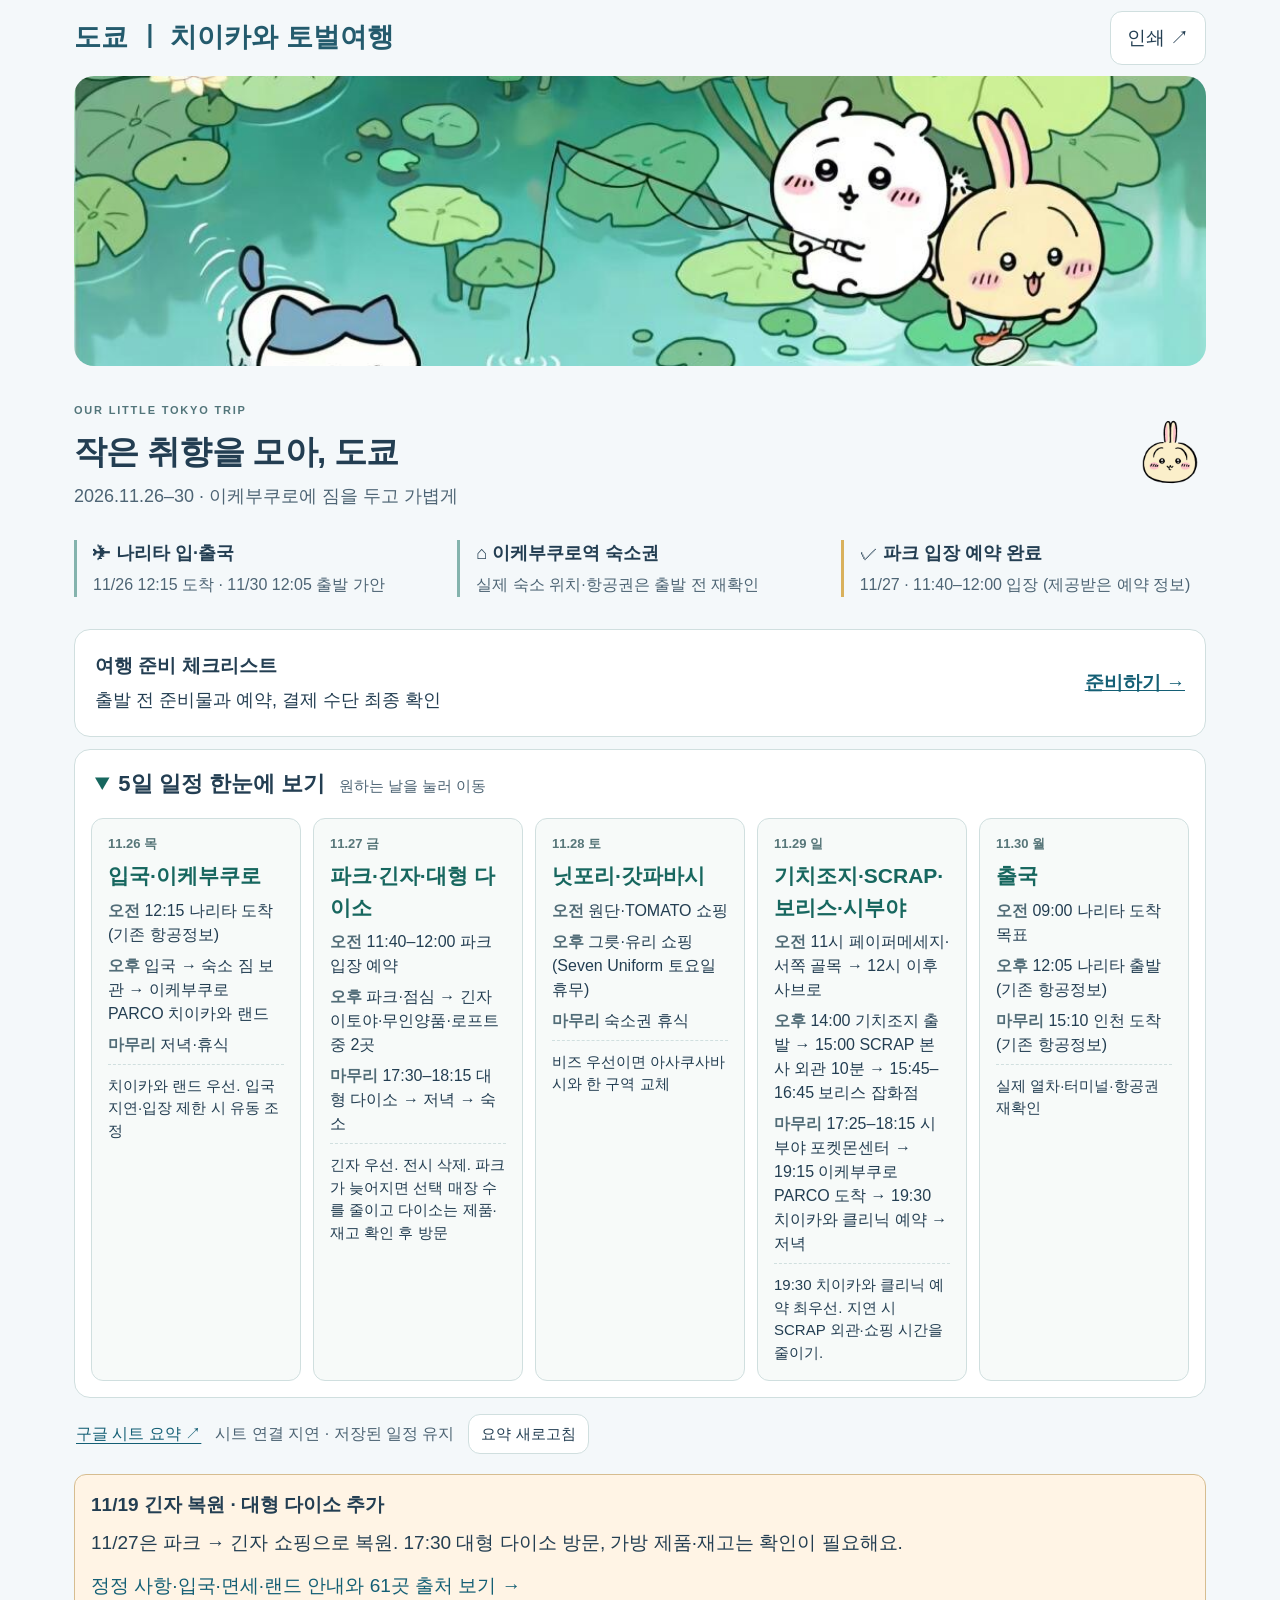
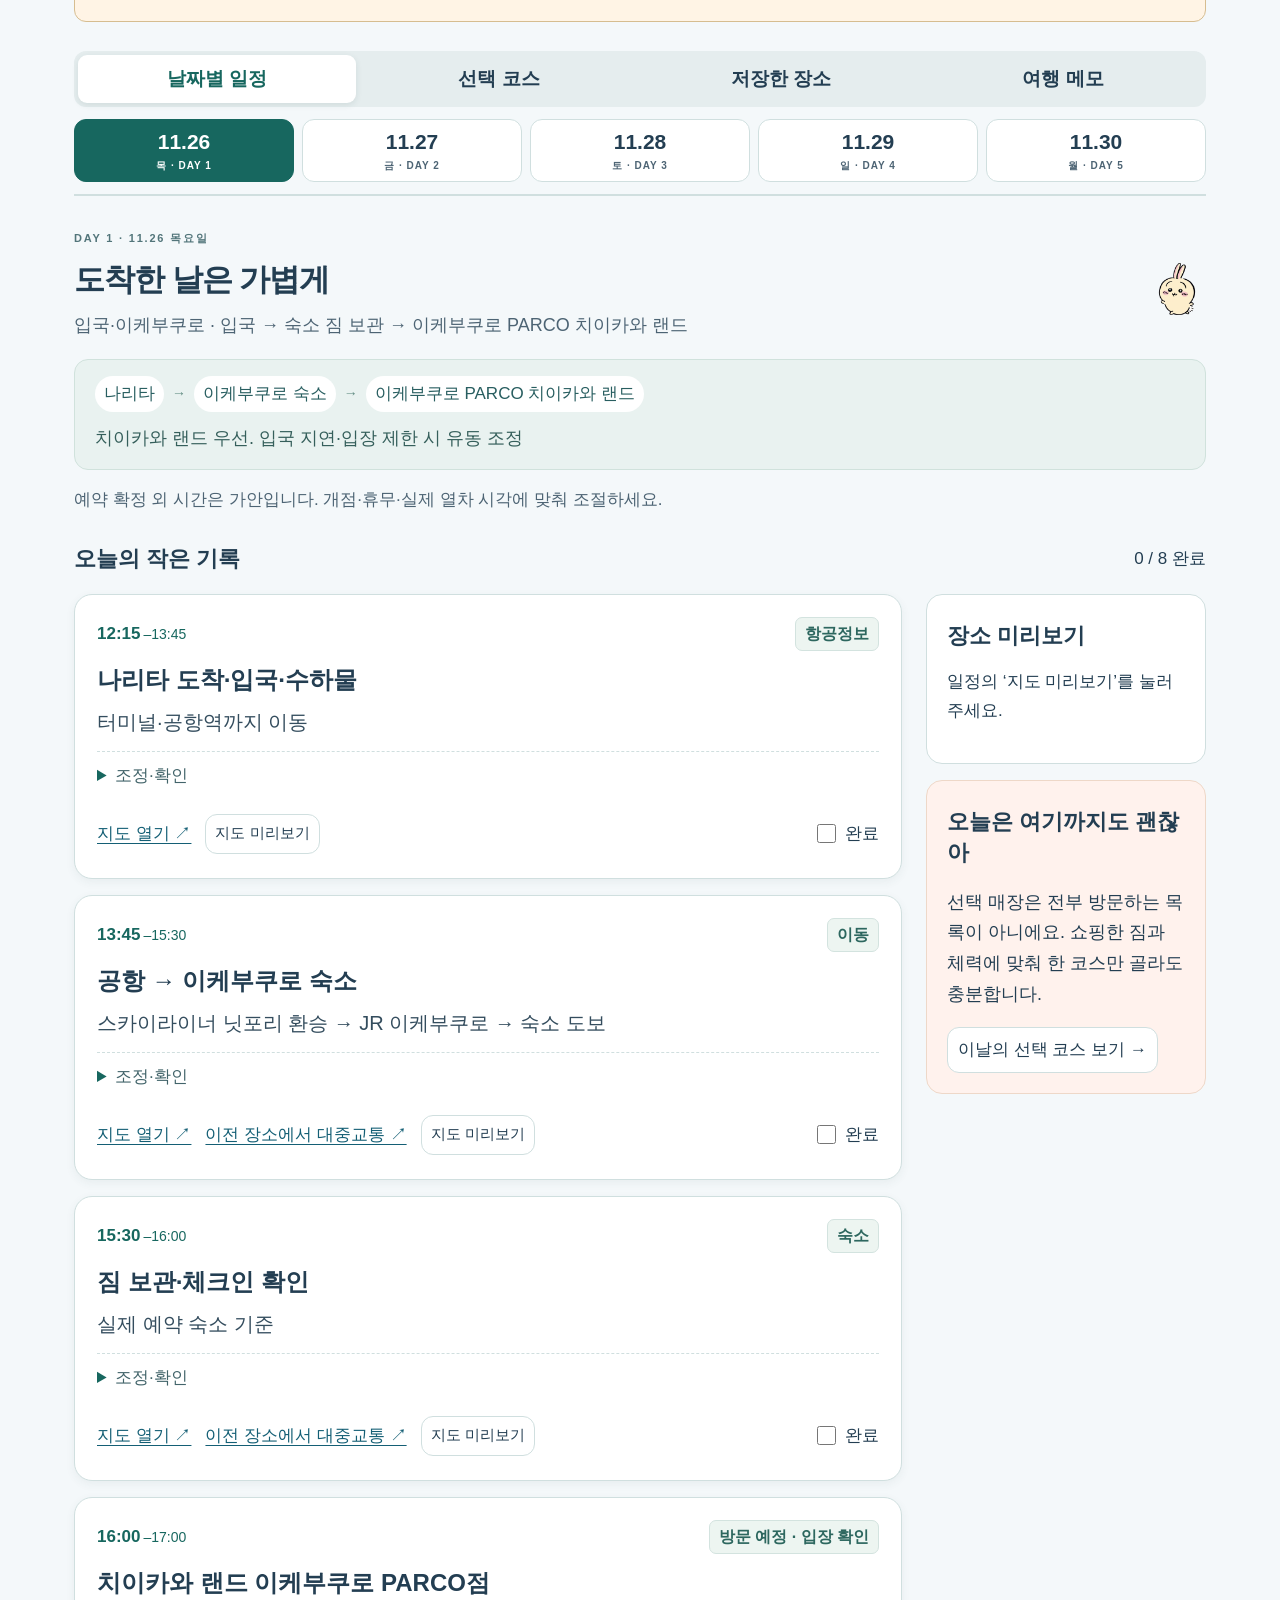
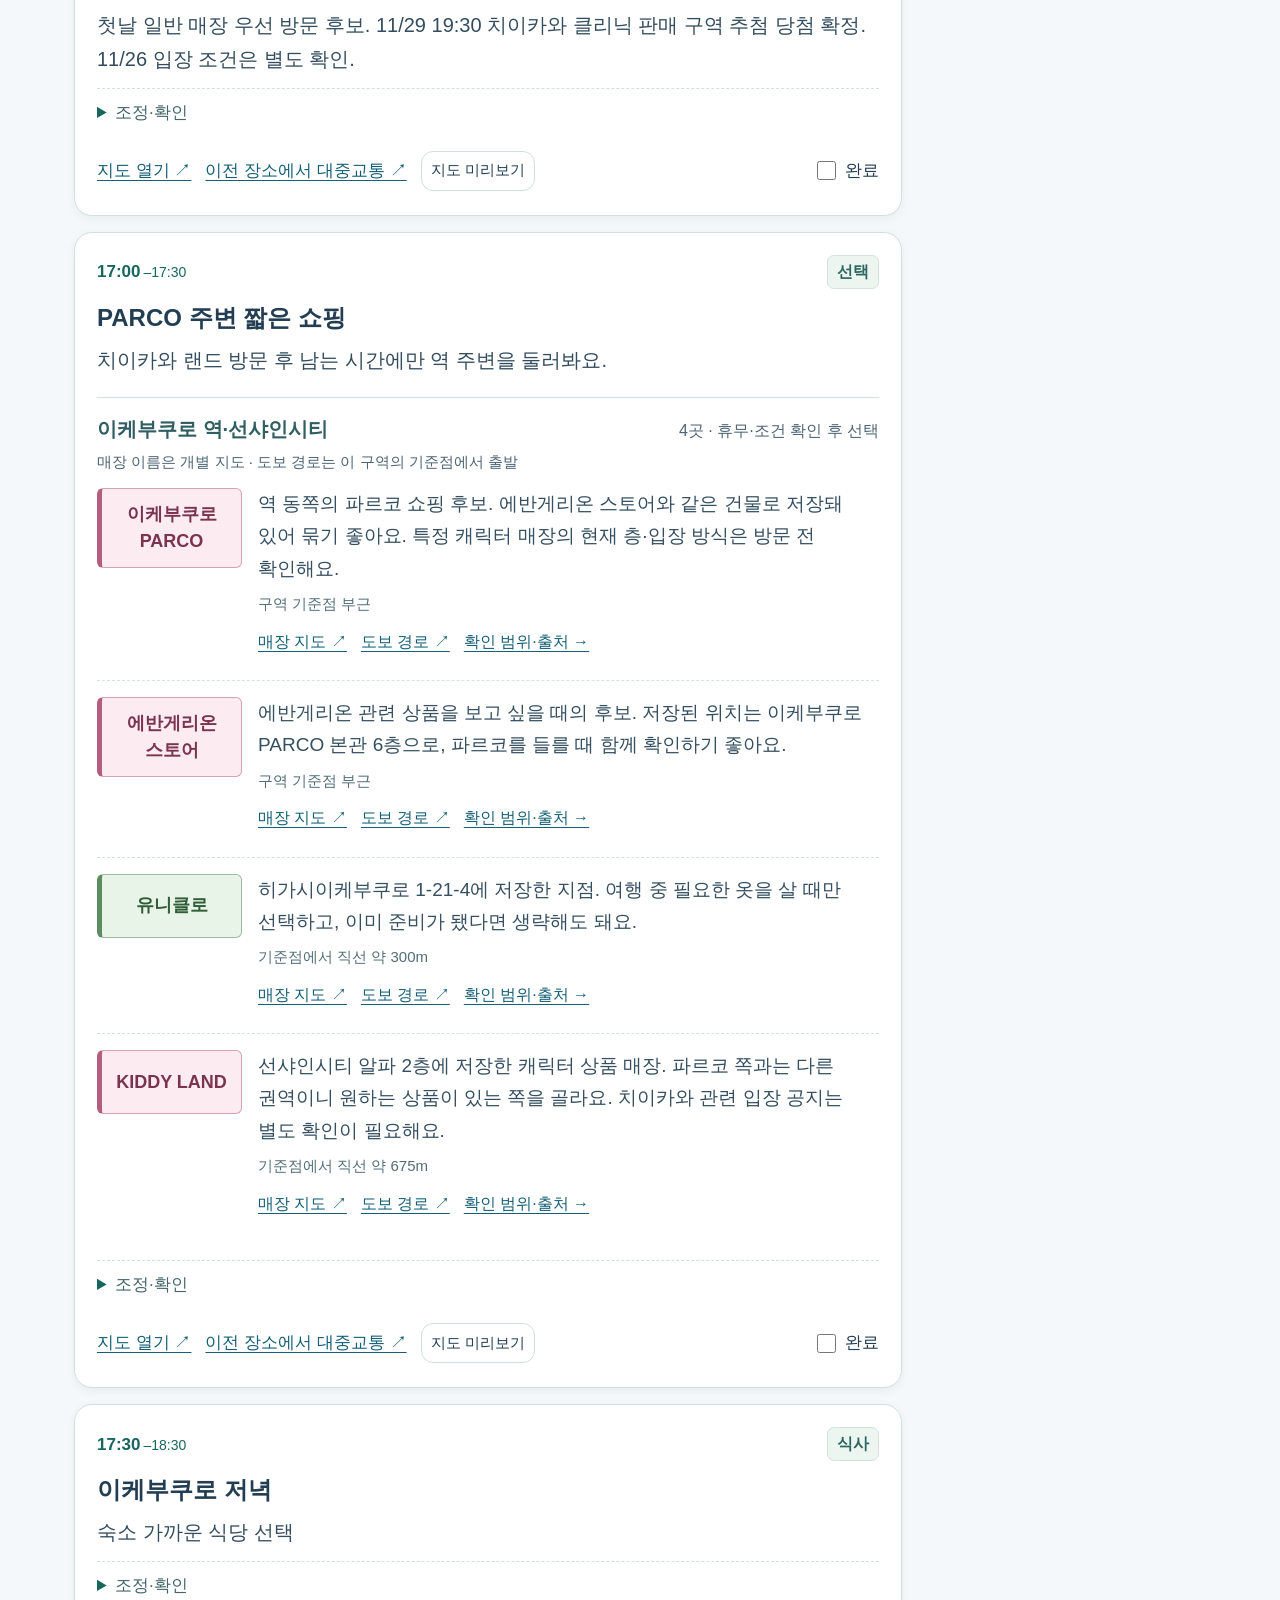
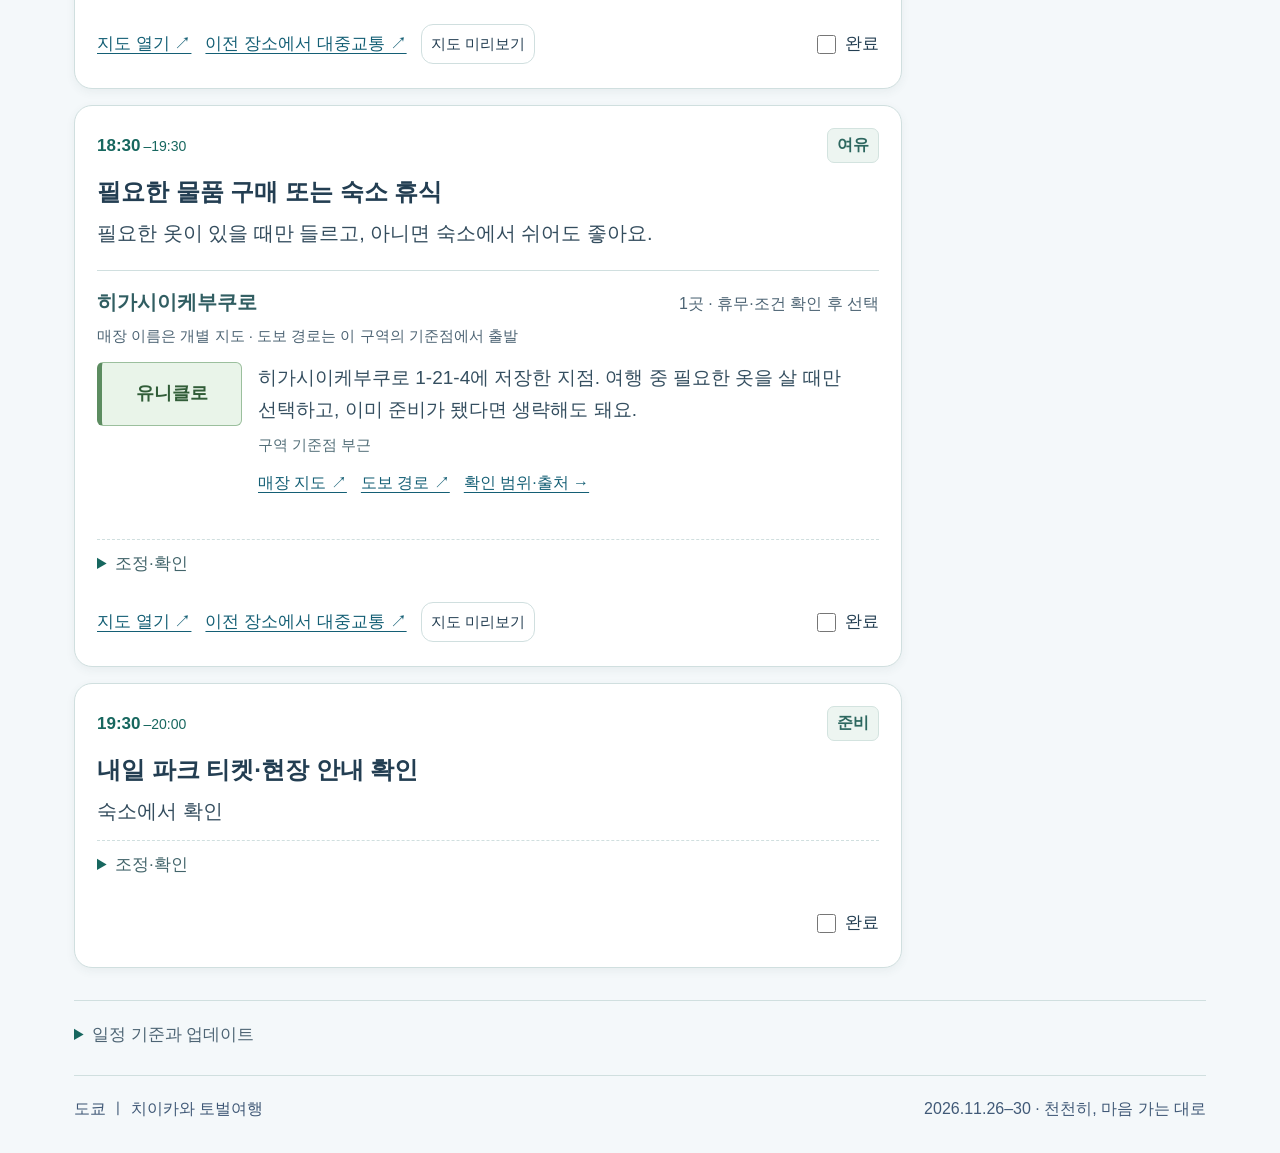
<file: index.html>
<!doctype html>
<html lang="ko">
<head>
<meta charset="utf-8"><meta name="viewport" content="width=device-width,initial-scale=1"><meta name="theme-color" content="#f2f8ff">
<meta name="description" content="11월 26–30일 도쿄 여행. 구글 시트 요약을 바탕으로 정리한 날짜별 일정, 선택 코스와 저장한 장소.">
<title>도쿄 ㅣ 치이카와 토벌여행</title>
<link rel="stylesheet" href="style.css?v=20261118"><link rel="stylesheet" href="mobile.css?v=20261119-ginza-daiso-r1">
<script defer src="trip-data.js?v=20261125-chiikawa-clinic"></script><script defer src="trip-core.js?v=20261119-ginza-daiso-r1"></script><script defer src="app.js?v=20261119-ginza-daiso-r1"></script>
</head>
<body>
<a class="skip-link" href="#content">일정 바로 보기</a>
<header><a class="brand" href="./">도쿄 ㅣ 치이카와 토벌여행</a><button id="print" type="button" aria-label="여행 일정 인쇄">인쇄 ↗</button></header>
<main>
<section class="hero hero-image" role="img" aria-label="연못에서 놀고 있는 치이카와 캐릭터 배너"></section>
<section class="trip-intro" aria-label="여행 기본 정보"><div><span class="eyebrow">OUR LITTLE TOKYO TRIP</span><h1>작은 취향을 모아, 도쿄</h1><p>2026.11.26–30 · 이케부쿠로에 짐을 두고 가볍게</p></div><img src="asset/03usagi.webp" width="72" height="78" alt="" aria-hidden="true"></section>
<div class="tripfacts"><div>✈ <strong>나리타 입·출국</strong><span>11/26 12:15 도착 · 11/30 12:05 출발 가안</span></div><div>⌂ <strong>이케부쿠로역 숙소권</strong><span>실제 숙소 위치·항공권은 출발 전 재확인</span></div><div>✓ <strong>파크 입장 예약 완료</strong><span>11/27 · 11:40–12:00 입장 (제공받은 예약 정보)</span></div></div>
<section class="panel" aria-label="여행 준비" style="display:flex;align-items:center;justify-content:space-between;gap:12px;margin:12px 0"><div><strong>여행 준비 체크리스트</strong><p style="margin:4px 0 0">출발 전 준비물과 예약, 결제 수단 최종 확인</p></div><a href="prep.html" style="flex-shrink:0;font-weight:700;text-decoration:underline">준비하기 →</a></section>
<details class="overview" id="overview"><summary><span>5일 일정 한눈에 보기</span><small>원하는 날을 눌러 이동</small></summary><div id="overview-cards" class="overview-grid"></div></details>
<div class="source-line"><a id="sheet-link" target="_blank" rel="noopener">구글 시트 요약 ↗</a><span id="sync-status" role="status" aria-live="polite">11/25 치이카와 클리닉 예약 추가</span><button id="refresh-summary" type="button">요약 새로고침</button></div>
<section class="audit-banner" aria-label="공식 정보 확인"><strong>11/19 긴자 복원 · 대형 다이소 추가</strong><p>11/27은 파크 → 긴자 쇼핑으로 복원. 17:30 대형 다이소 방문, 가방 제품·재고는 확인이 필요해요.</p><a href="audit.html">정정 사항·입국·면세·랜드 안내와 61곳 출처 보기 →</a></section>
<div class="sticky-controls"><div class="view-tabs" role="tablist" aria-label="여행 정보">
<button id="tab-schedule" role="tab" aria-controls="schedule-view" aria-selected="true" data-view="schedule">날짜별 일정</button><button id="tab-options" role="tab" aria-controls="options-view" aria-selected="false" tabindex="-1" data-view="options">선택 코스</button><button id="tab-places" role="tab" aria-controls="places-view" aria-selected="false" tabindex="-1" data-view="places">저장한 장소</button><button id="tab-notes" role="tab" aria-controls="notes-view" aria-selected="false" tabindex="-1" data-view="notes">여행 메모</button>
</div><nav id="days" aria-label="여행 날짜"></nav></div>
<div id="content" tabindex="-1">
<section id="schedule-view" role="tabpanel" aria-labelledby="tab-schedule">
<div class="dayhead"><div><span class="eyebrow" id="daynum"></span><h2 id="daytitle"></h2><p id="daydesc"></p></div><div class="day-decoration"><img src="asset/ec3d5229a19aa61e0489586e3c1a6947_thumb_w400.webp" width="58" height="70" alt="" aria-hidden="true"></div></div>
<div class="day-summary"><div id="route" aria-label="오늘의 동선"></div><p id="day-adjust"></p></div><p class="planning-note">예약 확정 외 시간은 가안입니다. 개점·휴무·실제 열차 시각에 맞춰 조절하세요.</p>
<p id="day-fact" class="day-fact" hidden></p>
<div class="section-label timeline-label"><h3>오늘의 작은 기록</h3><span id="progress"></span></div>
<div class="layout"><div id="timeline"></div><aside><section class="panel map-panel"><h3>장소 미리보기</h3><p id="mapname">일정의 ‘지도 미리보기’를 눌러주세요.</p><iframe id="map" title="선택한 장소 구글지도" loading="lazy" referrerpolicy="no-referrer-when-downgrade" hidden></iframe><a id="maplink" target="_blank" rel="noopener" hidden>Google 지도에서 열기 ↗</a></section><section class="panel peach"><h3>오늘은 여기까지도 괜찮아</h3><p>선택 매장은 전부 방문하는 목록이 아니에요. 쇼핑한 짐과 체력에 맞춰 한 코스만 골라도 충분합니다.</p><button id="show-options" type="button">이날의 선택 코스 보기 →</button></section></aside></div>
</section>
<section id="options-view" role="tabpanel" aria-labelledby="tab-options" hidden><div class="section-heading"><div><span class="eyebrow">A LITTLE DETOUR</span><h2 id="options-title">시간이 남으면</h2></div><button id="all-options" type="button" aria-pressed="false">전체 선택지 보기</button></div><p class="planning-note">기본 일정에 더하기보다, 한 구간과 교체해요. 긴자·기치조지·보리스 잡화점을 우선 방문. 공원은 선택이며 신주쿠·나카노는 현재 기본안에 추가하지 않아요. 시부야 포켓몬센터는 11/29 기본 일정에 포함되어 있어요.</p><div id="option-cards" class="option-grid"></div></section>
<section id="places-view" role="tabpanel" aria-labelledby="tab-places" hidden><span class="eyebrow">SAVED IN TOKYO</span><h2>지도에 모아둔 작은 취향</h2><p class="planning-note">지도 원본 55곳과 직접 추가한 매장을 지역별로 정리했어요. 방문을 제외한 곳과 후순위는 기본 목록에서 접어두었습니다.</p><div class="place-filters"><label>장소 찾기<input id="place-search" type="search" placeholder="이름 · 지역 · 주소 검색"></label><label>지역<select id="place-area"><option value="">모든 지역</option></select></label></div><label class="toggle-label"><input id="include-excluded" type="checkbox"> 제외·후순위 장소도 표시</label><p id="place-count" role="status" aria-live="polite"></p><div id="place-cards" class="place-grid"></div></section>
<section id="notes-view" role="tabpanel" aria-labelledby="tab-notes" hidden><span class="eyebrow">TRAVEL NOTES</span><h2 id="memo-title">나만의 일정 메모</h2><p class="planning-note">메모·완료 체크·추가 장소는 이 브라우저에 저장돼요.</p><div class="notes-grid"><div><section class="panel"><h3 class="decorated-heading">오늘 기억할 것<img src="asset/f3d23003e894747dc3ea7fff06bff3d7.webp" width="55" height="60" alt="" aria-hidden="true"></h3><label class="sr-only" for="memo">날짜별 메모</label><textarea id="memo" placeholder="먹고 싶은 것, 꼭 사고 싶은 것…"></textarea><small id="saved" role="status">이 브라우저에 저장</small></section><section class="panel"><h3>내 장소 추가하기</h3><form id="shopform"><label>장소 이름<input id="shopname" required maxlength="120" placeholder="선택한 날짜에 추가할 장소"></label><label>지도 링크 (선택)<input id="shopurl" type="url" placeholder="https://…"></label><button type="submit">이날에 추가 +</button><span id="shop-error" role="status"></span></form><div id="shops"></div></section></div><div><section class="panel"><h3>잊지 말고 챙겨요</h3><div id="checklist"></div></section><section class="panel peach"><h3>예약과 확인할 것</h3><ul><li><strong>치이카와 파크</strong>는 11/27 11:40–12:00 입장만 예약 완료.</li><li><strong>치이카와 랜드</strong>는 별도 상품 매장입니다. 11/29 19:30 이케부쿠로 PARCO 치이카와 클리닉 판매 구역 추첨 당첨 확정. 입장 직전 원본 티켓 QR 확인.</li><li><strong>긴자 다이소 대형점</strong>은 11/27 17:30–18:15. 닌텐도 가방은 제품·모델 확인 대기, 현장 재고 미확인입니다.</li><li><strong>보리스 잡화점</strong>은 11/29 15:45–16:45 꼭 방문. 예약 시각이 아닌 방문 계획이며, 기치조지에서 14:30 출발합니다.</li><li>11/30 나리타 공항 09:00 도착 목표. 터미널·열차·체크인 마감 재확인.</li><li>일본 면세 환급은 <strong>수하물 위탁 전 세관 확인</strong>이 먼저입니다. <a href="audit.html#tax-refund">공식 절차·랜드 입장 안내 보기 →</a></li></ul></section></div></div></section>
</div>
<details class="source-details"><summary>일정 기준과 업데이트</summary><p>구글 시트의 ‘모바일 00 전체’ 요약을 기준으로, 함께 준비한 상세 시간표와 선택 코스를 2026.11.18에 반영하고, 11.19에 긴자 복원·대형 다이소 추가를 반영했습니다. 요약은 시트에서 새로 확인하며 상세 시간표·55개 장소는 정리본입니다. 매장·공공기관 공식 안내와 지도는 2026.11.18 교차 점검했습니다. 확인 범위와 미확인 항목은 <a href="audit.html">정보 확인 기록</a>에서 볼 수 있습니다. 11/27 긴자·대형 다이소와 11/29 기치조지·보리스 잡화점·포켓몬센터 시부야 요약은 이번 요청을 우선 반영하며, 시트 요약이 갱신되어도 이 방문 계획과 정정 알림은 유지됩니다.</p></details><p id="save-status" role="status" aria-live="polite"></p>
<footer>도쿄 ㅣ 치이카와 토벌여행 <span>2026.11.26–30 · 천천히, 마음 가는 대로</span></footer>
</main></body></html>
</file>
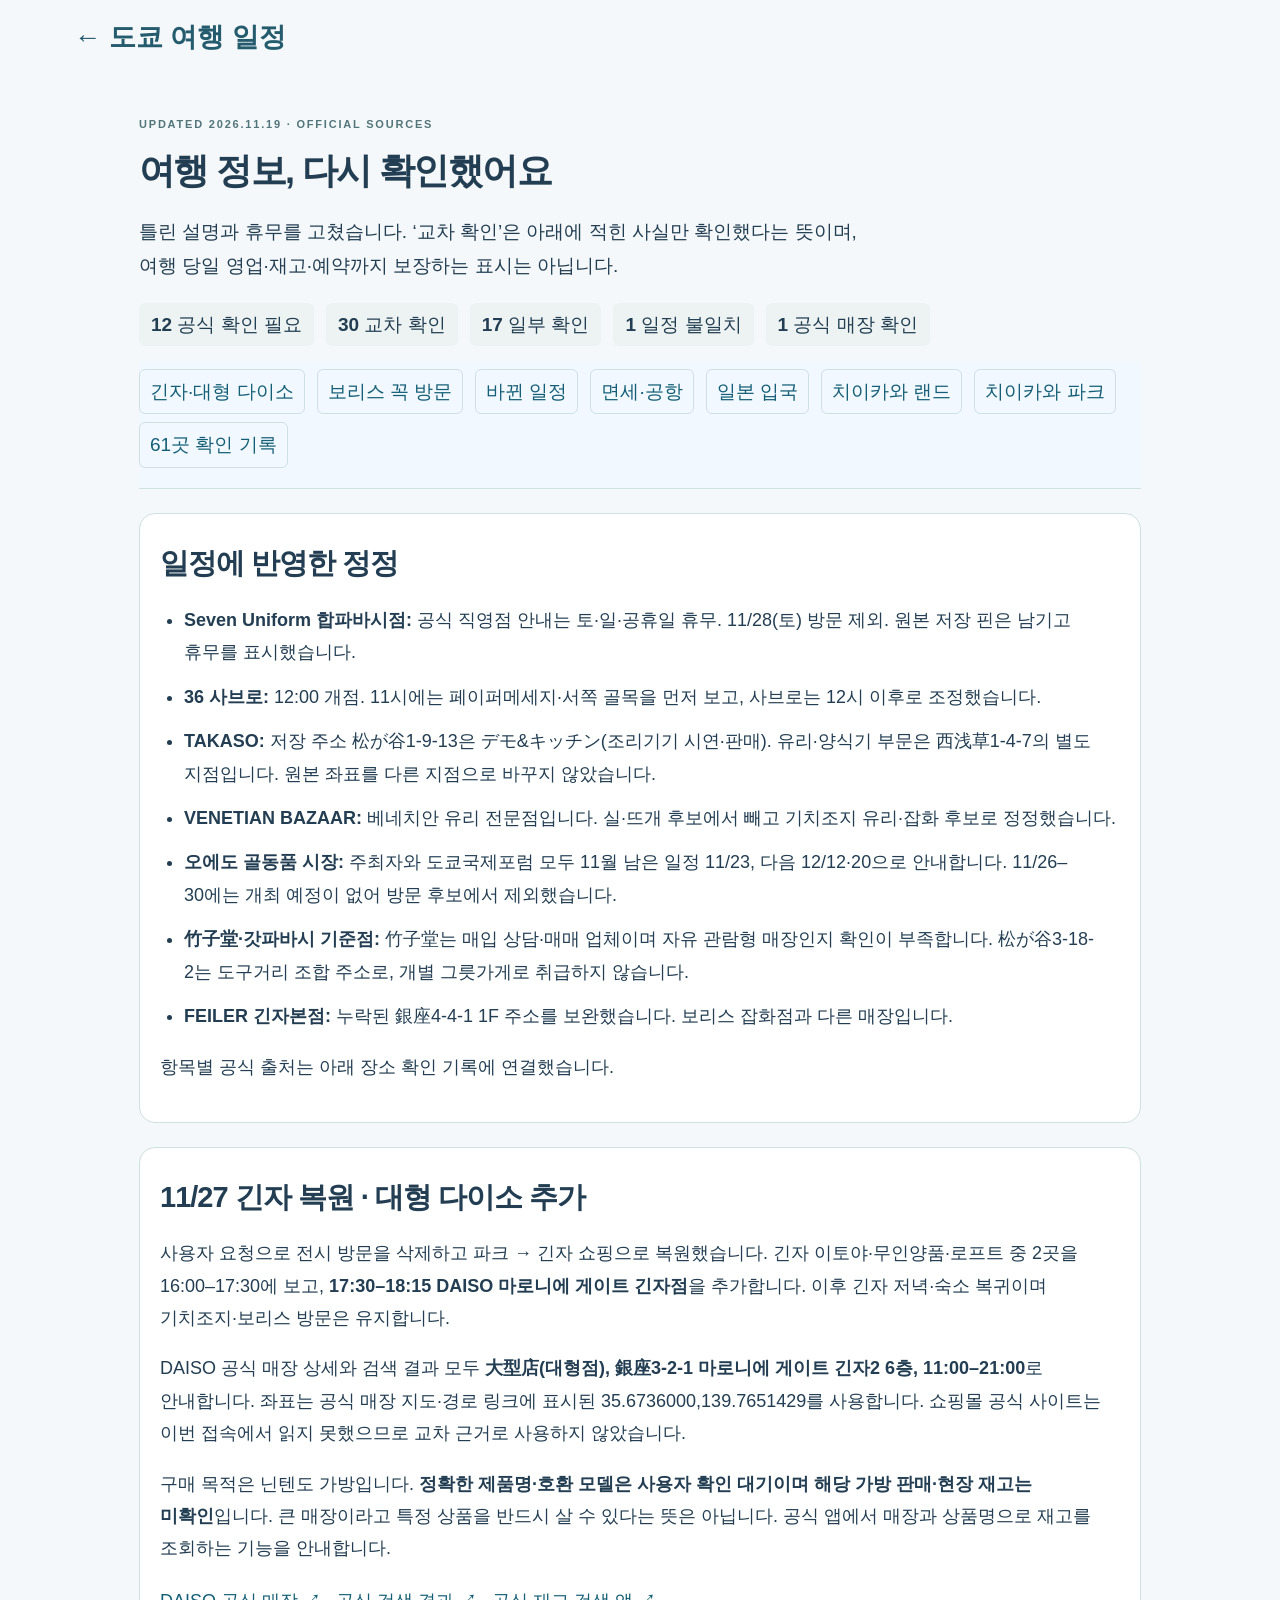
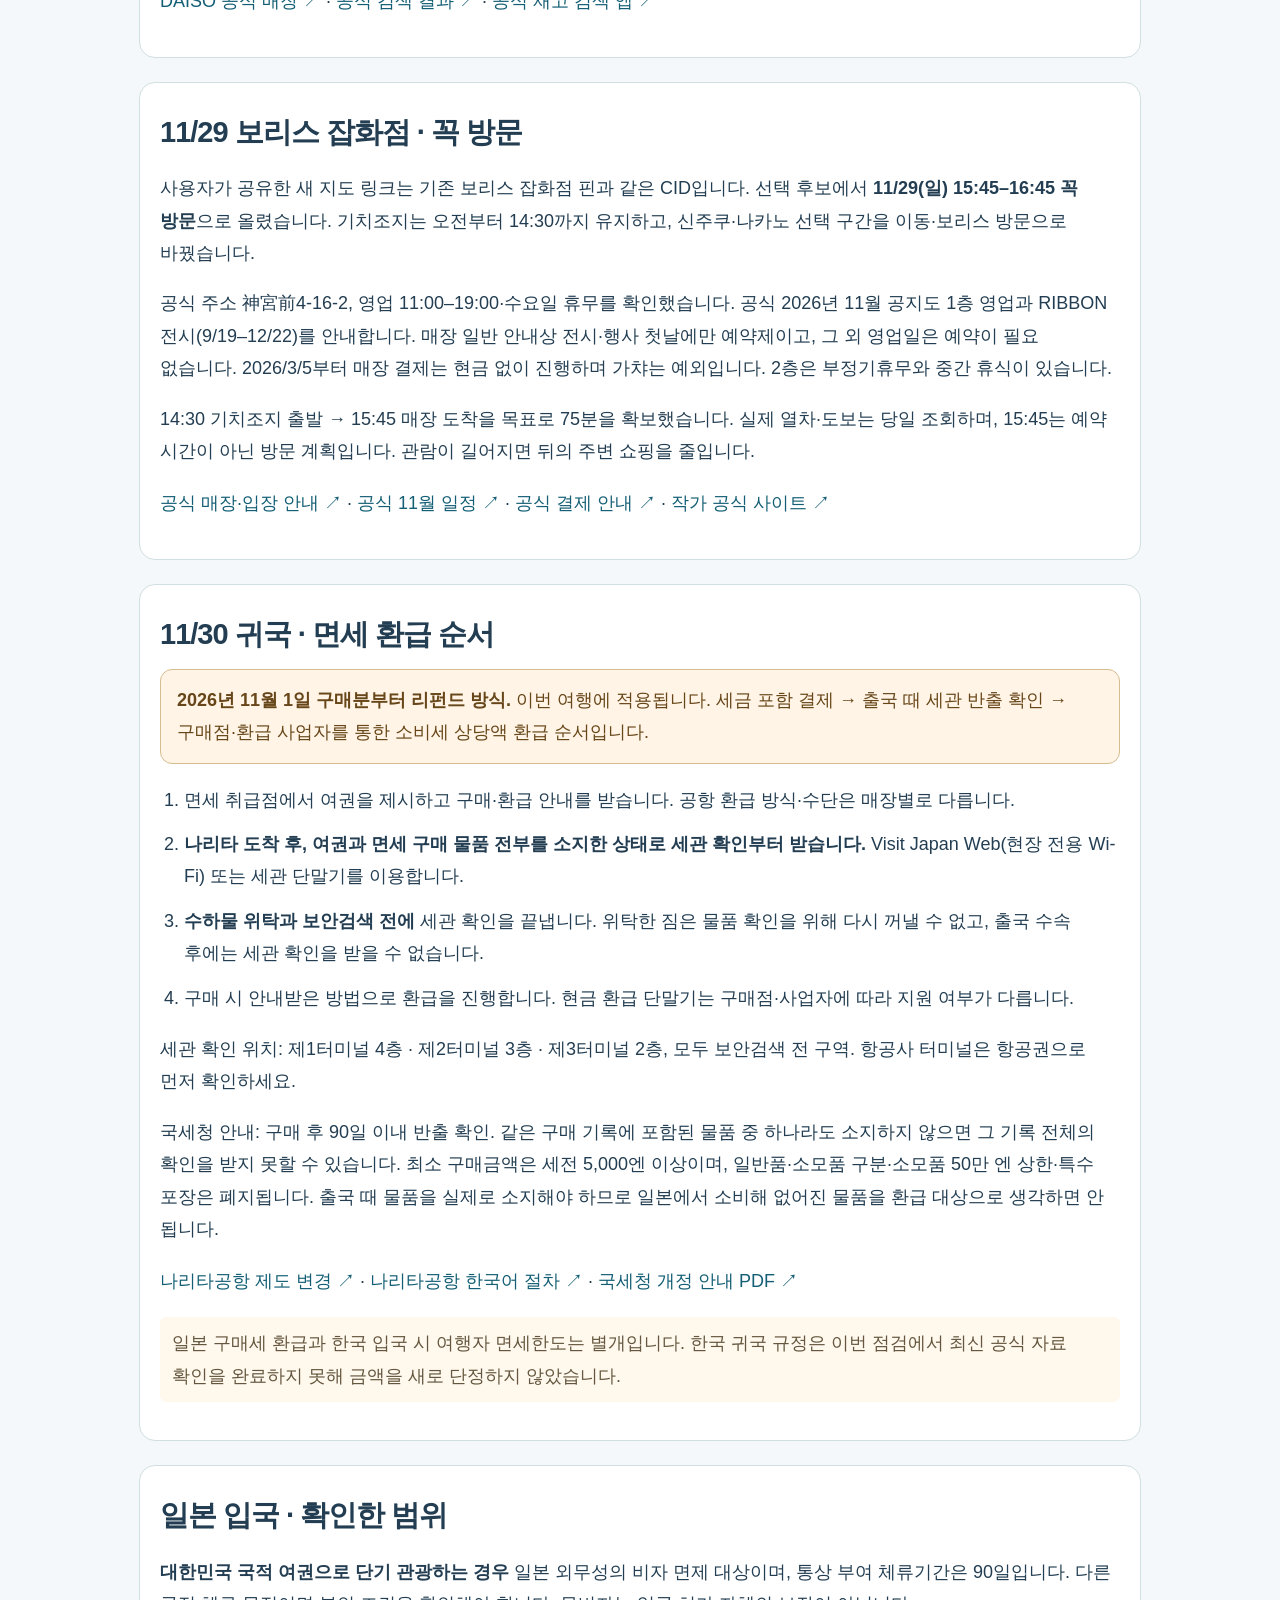
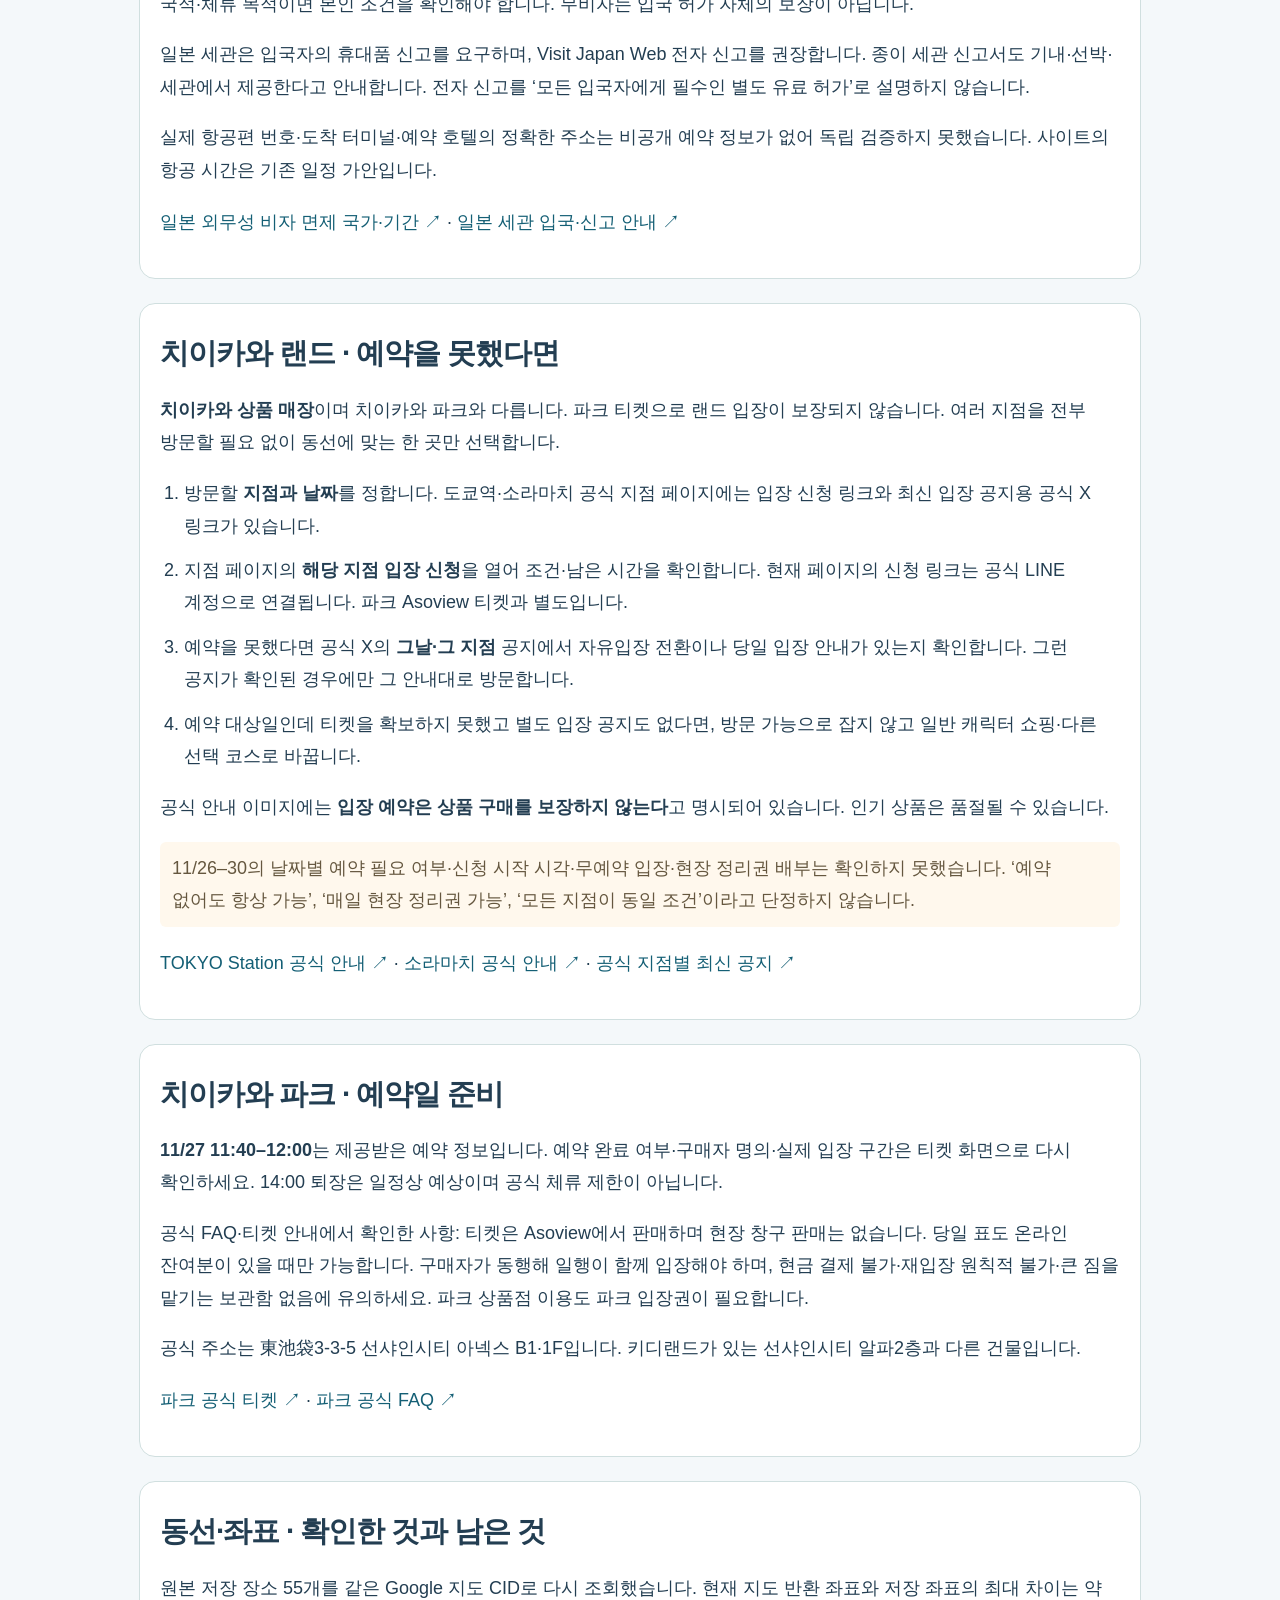
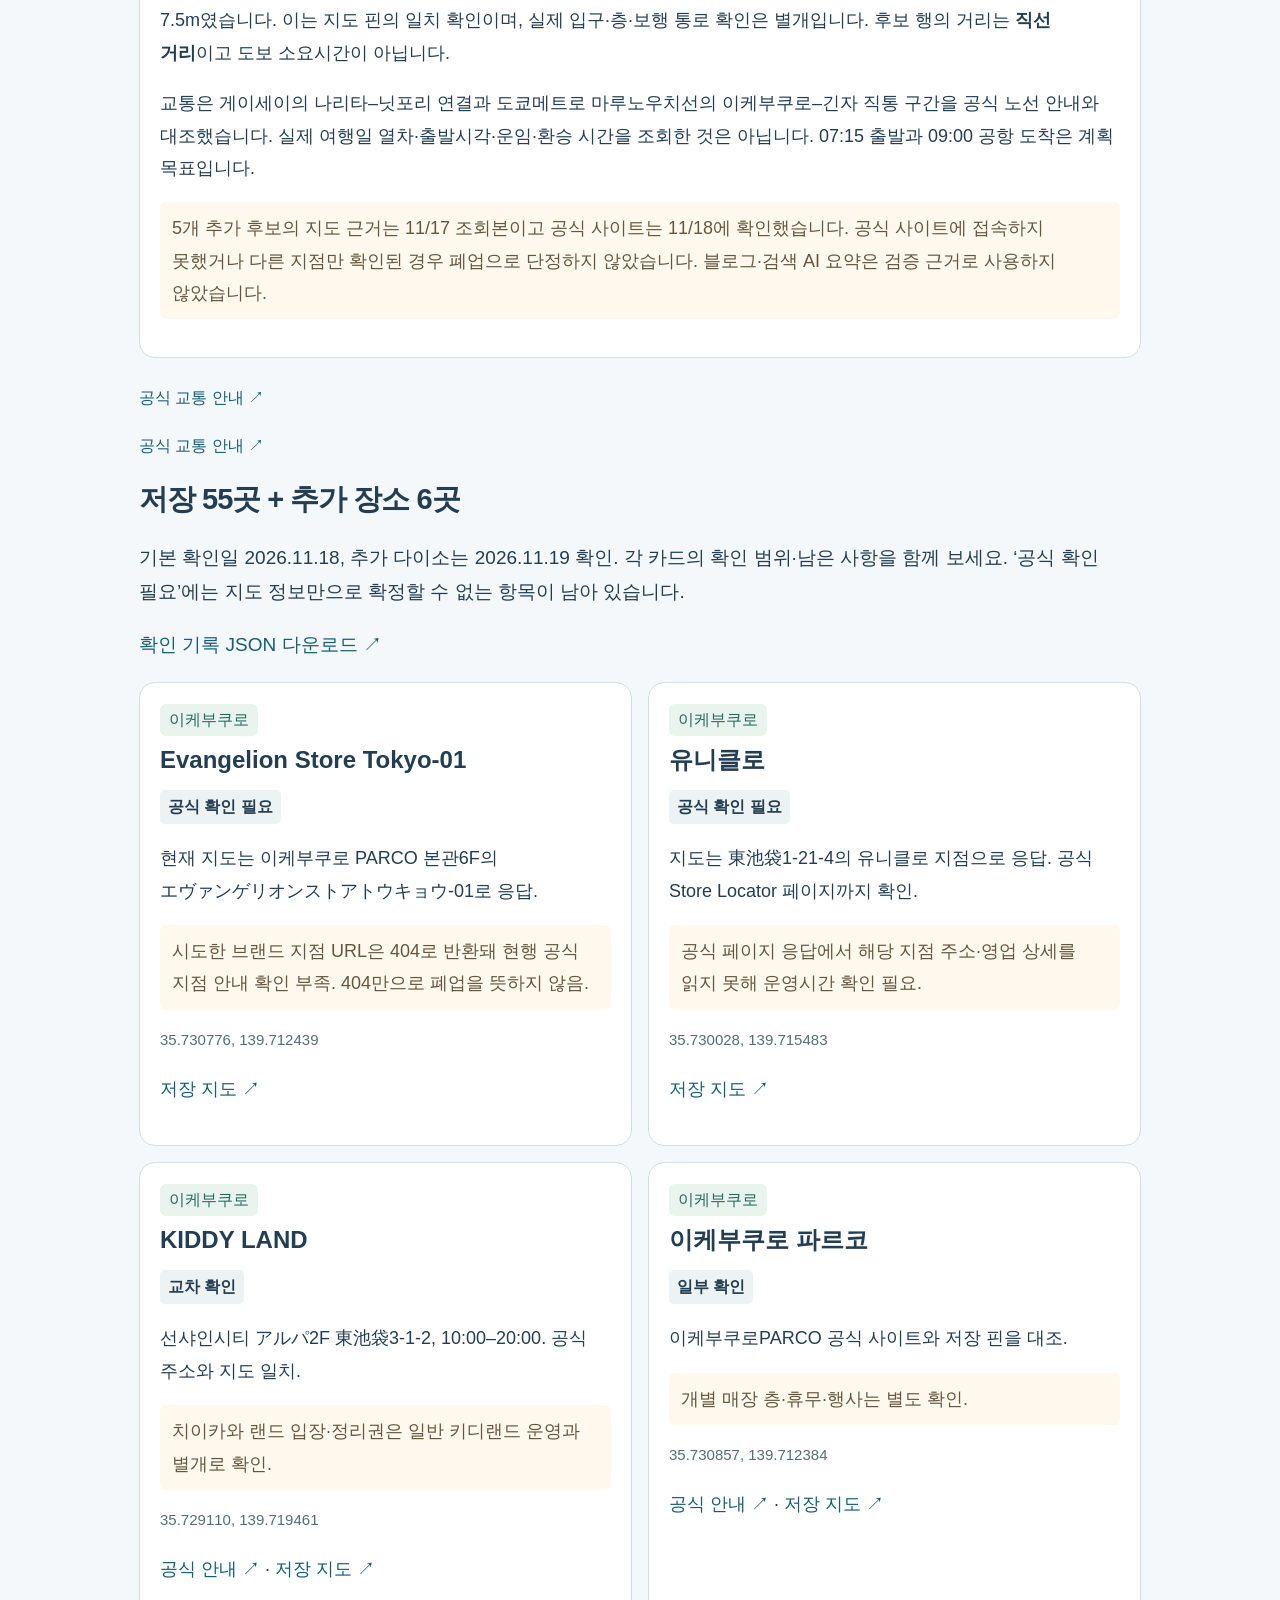
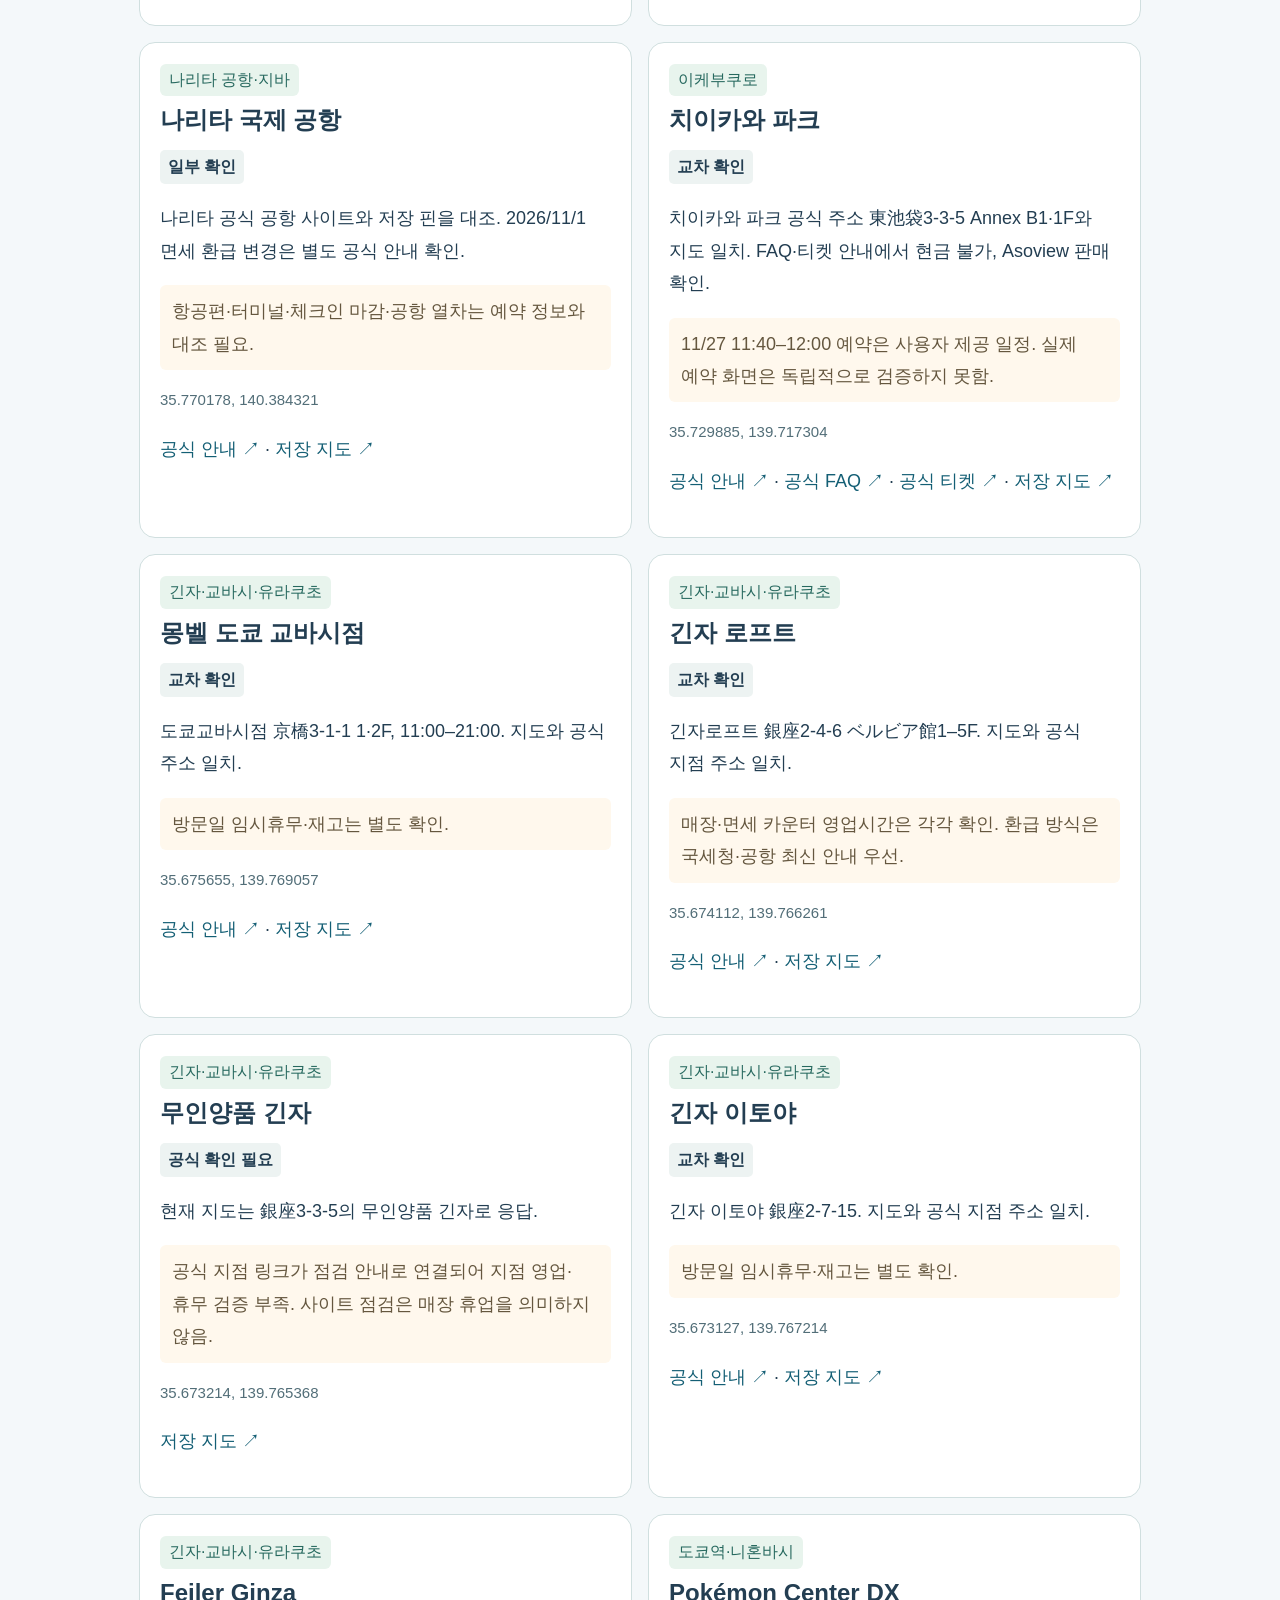
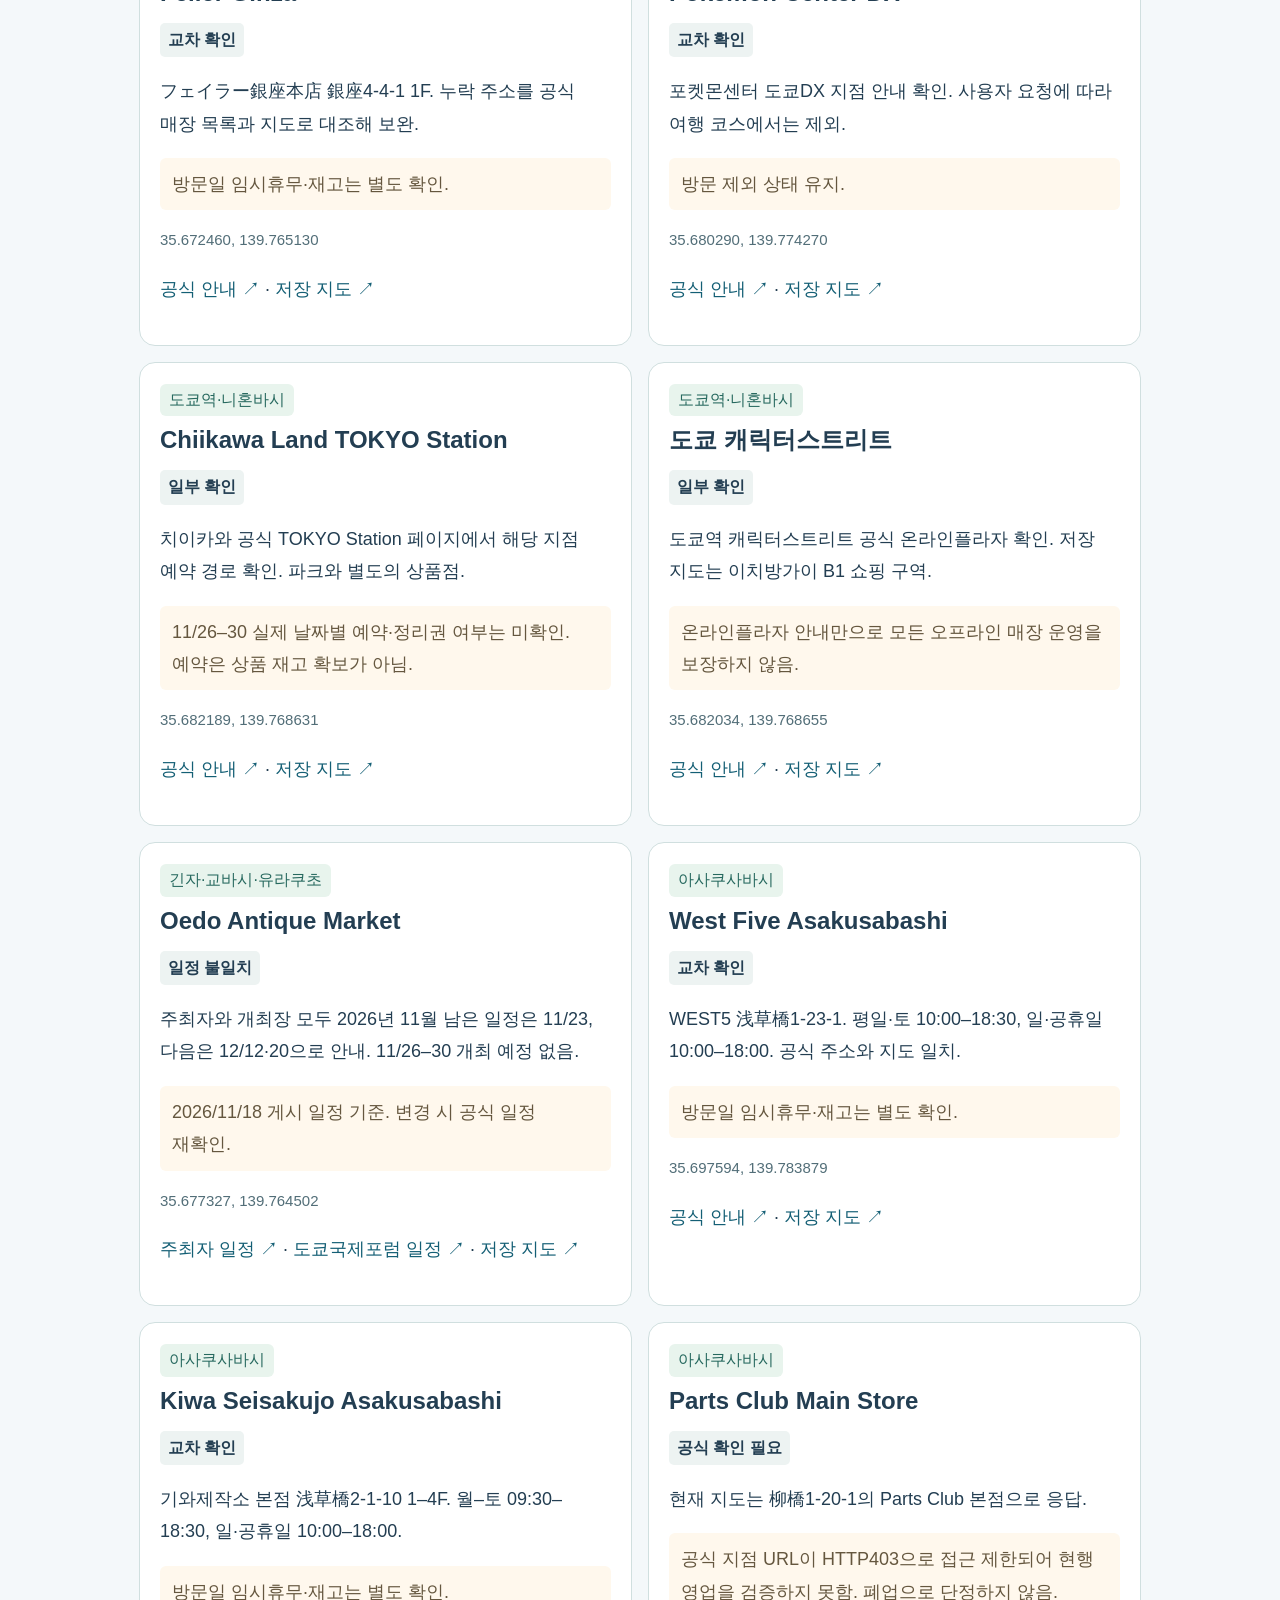
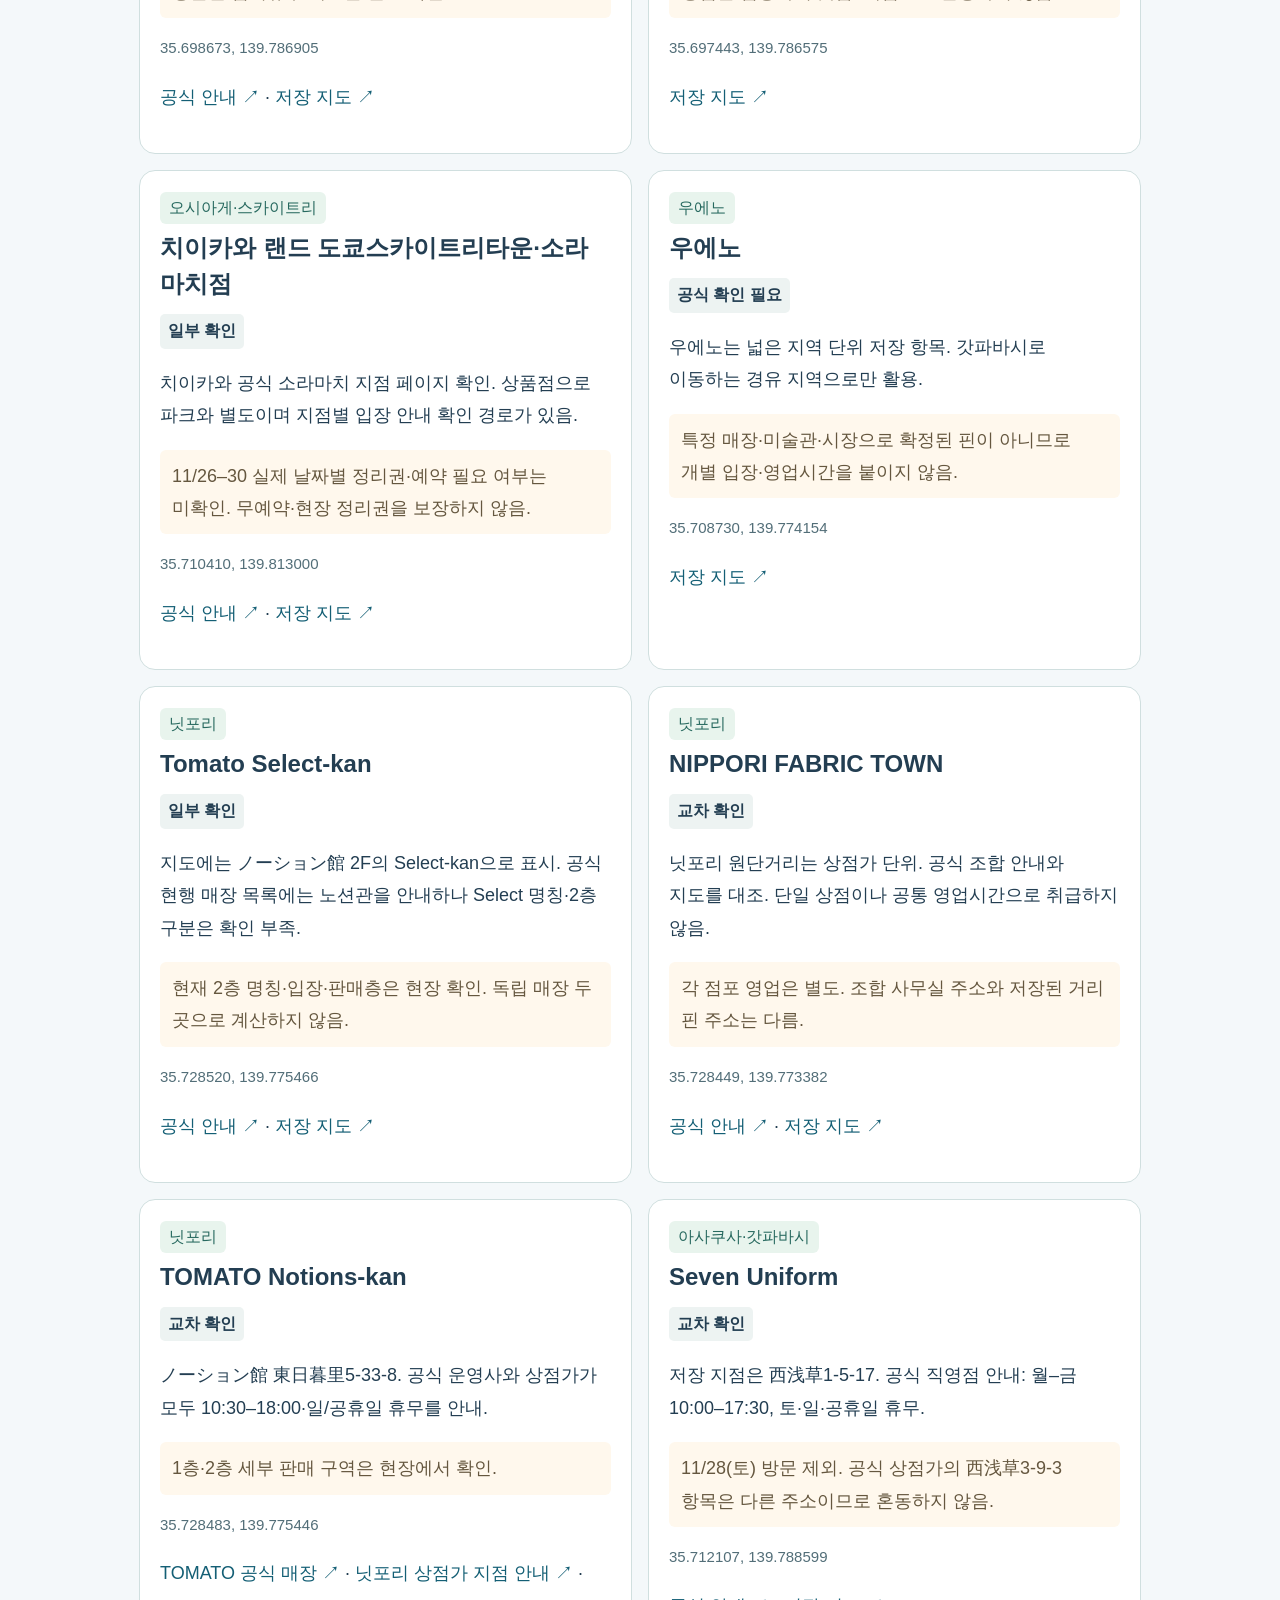
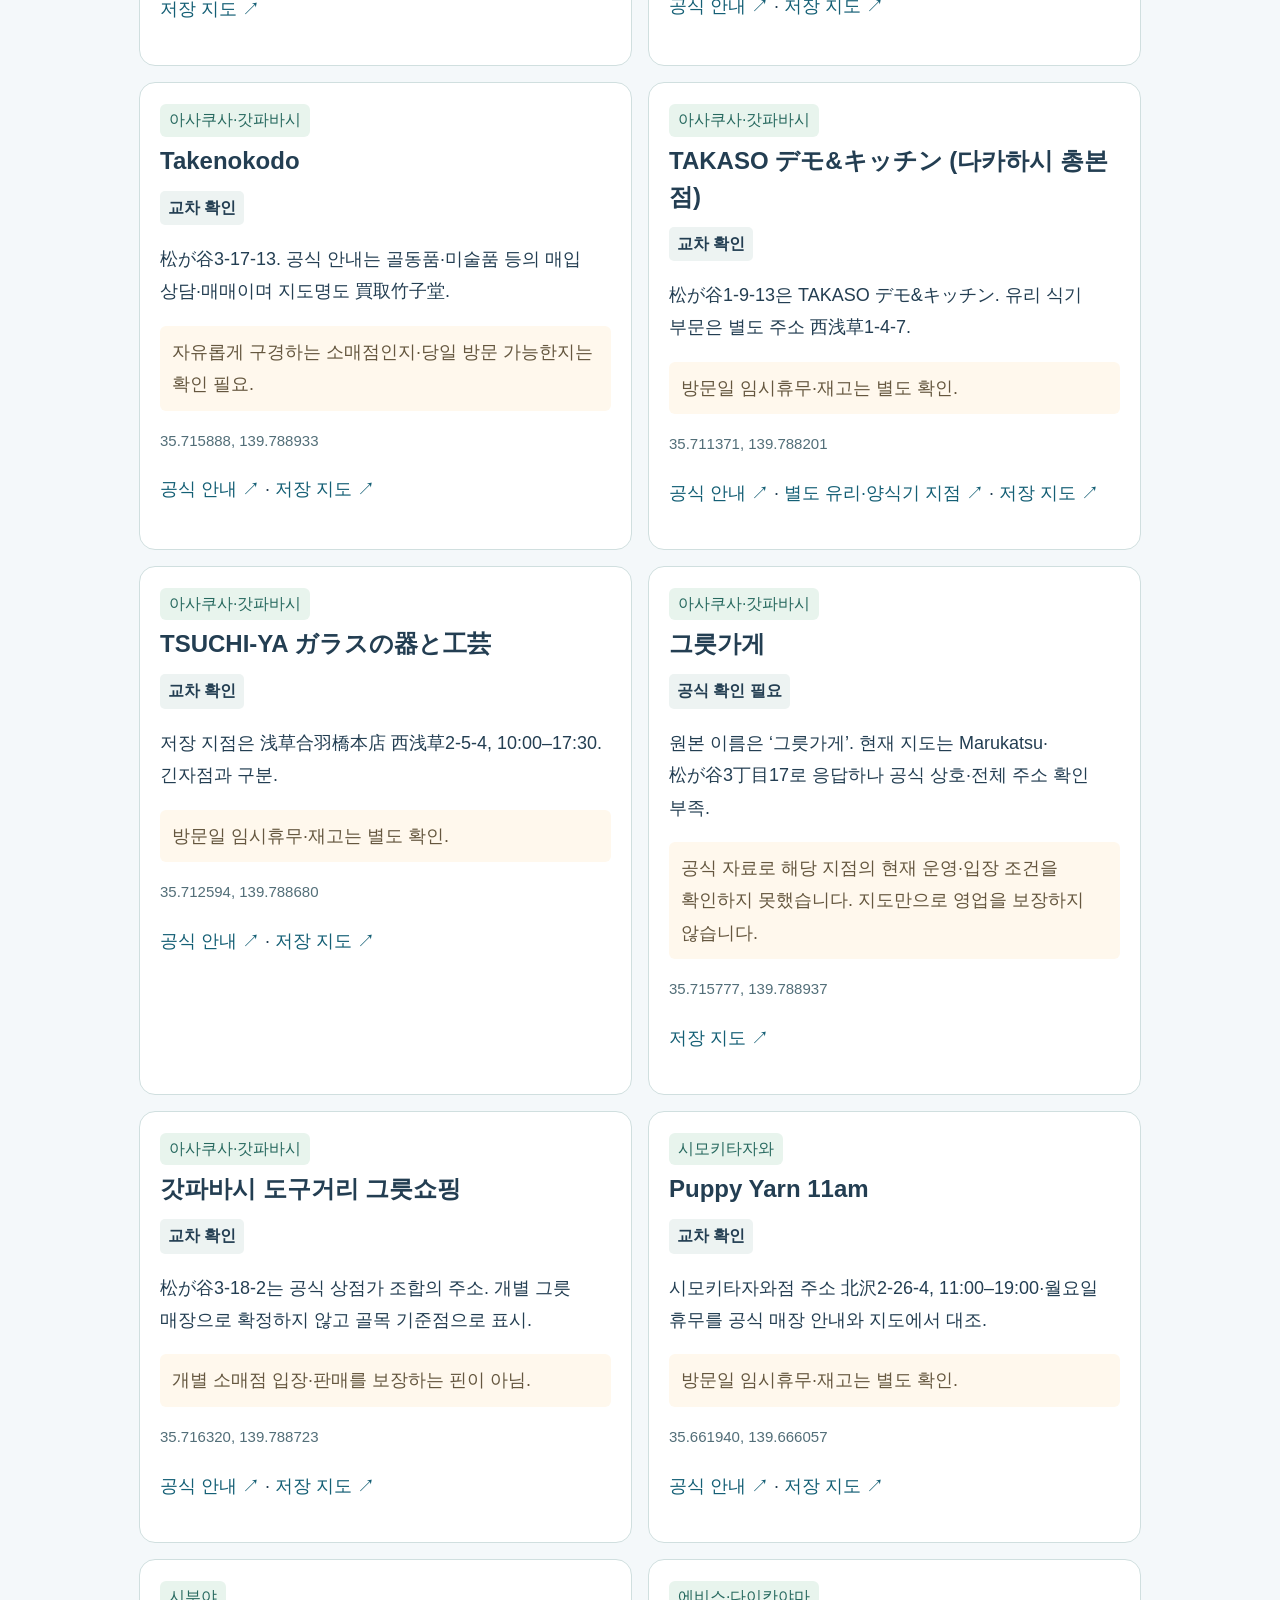
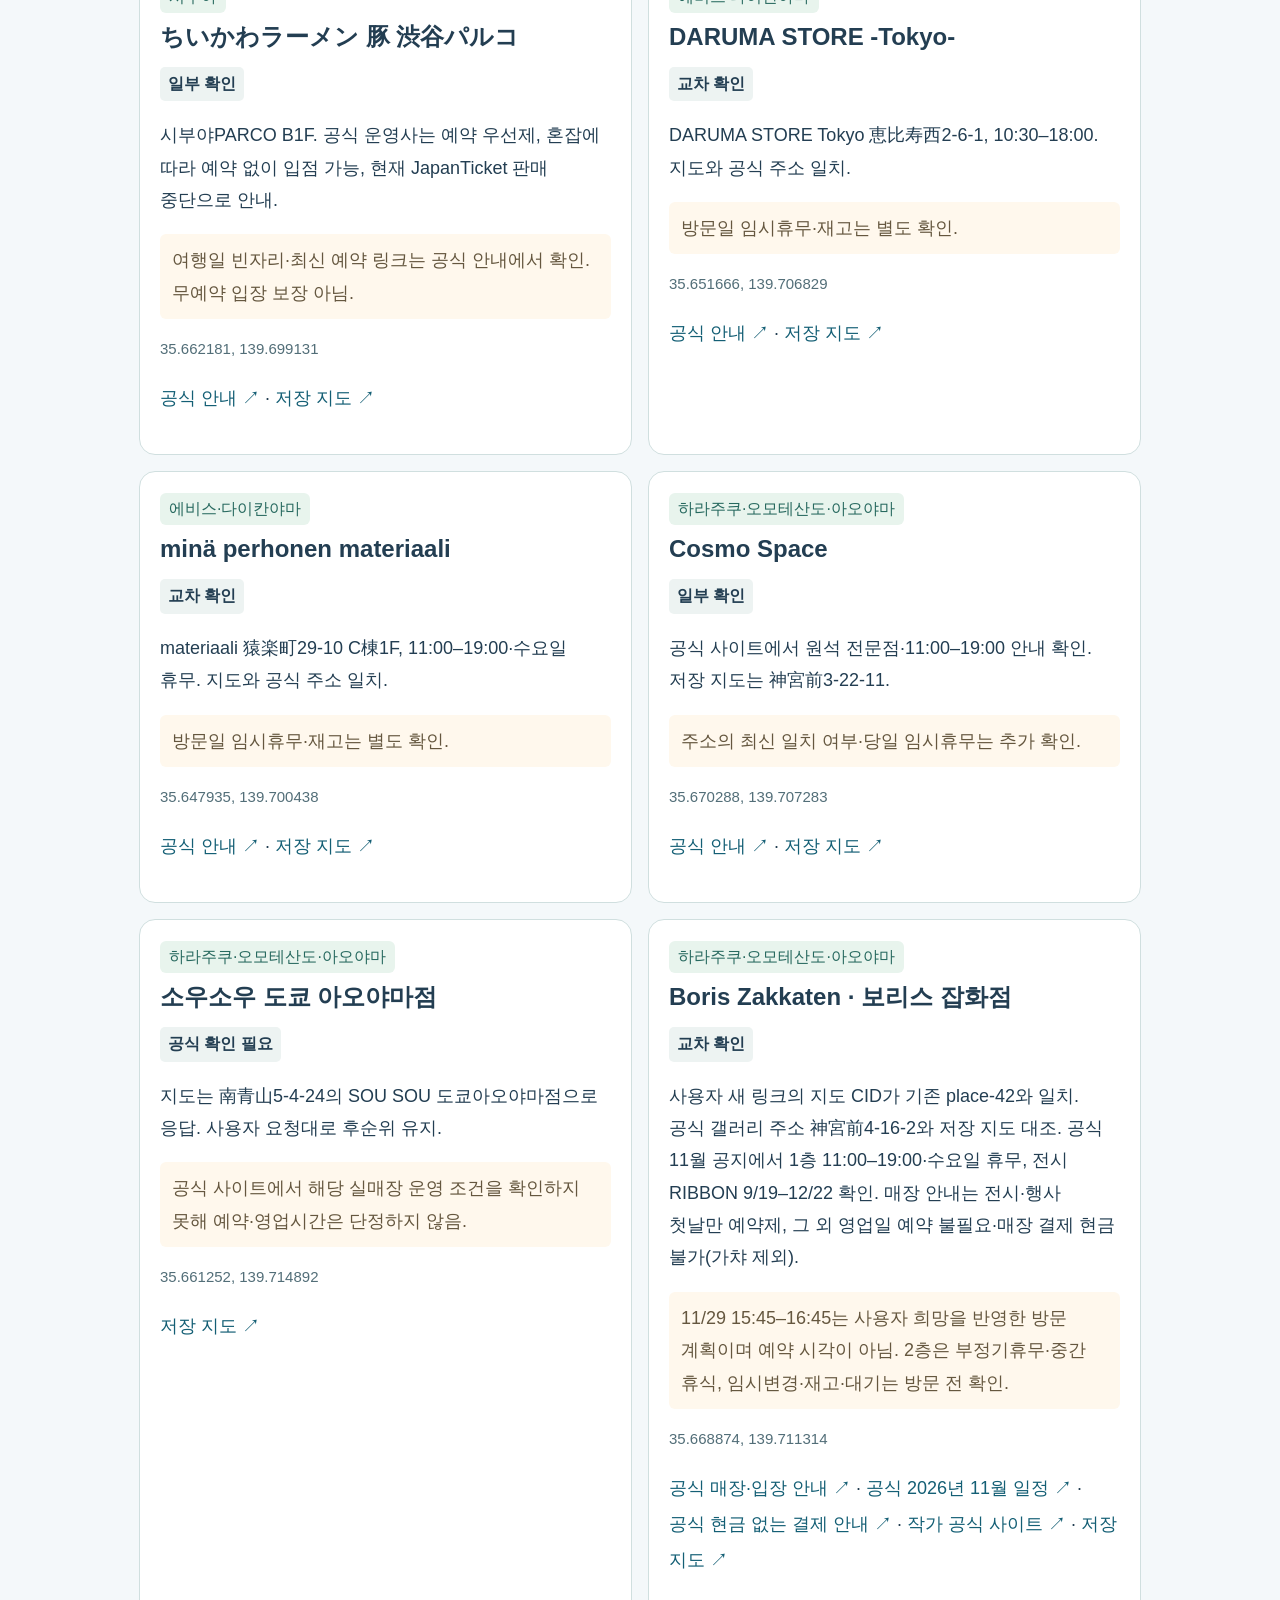
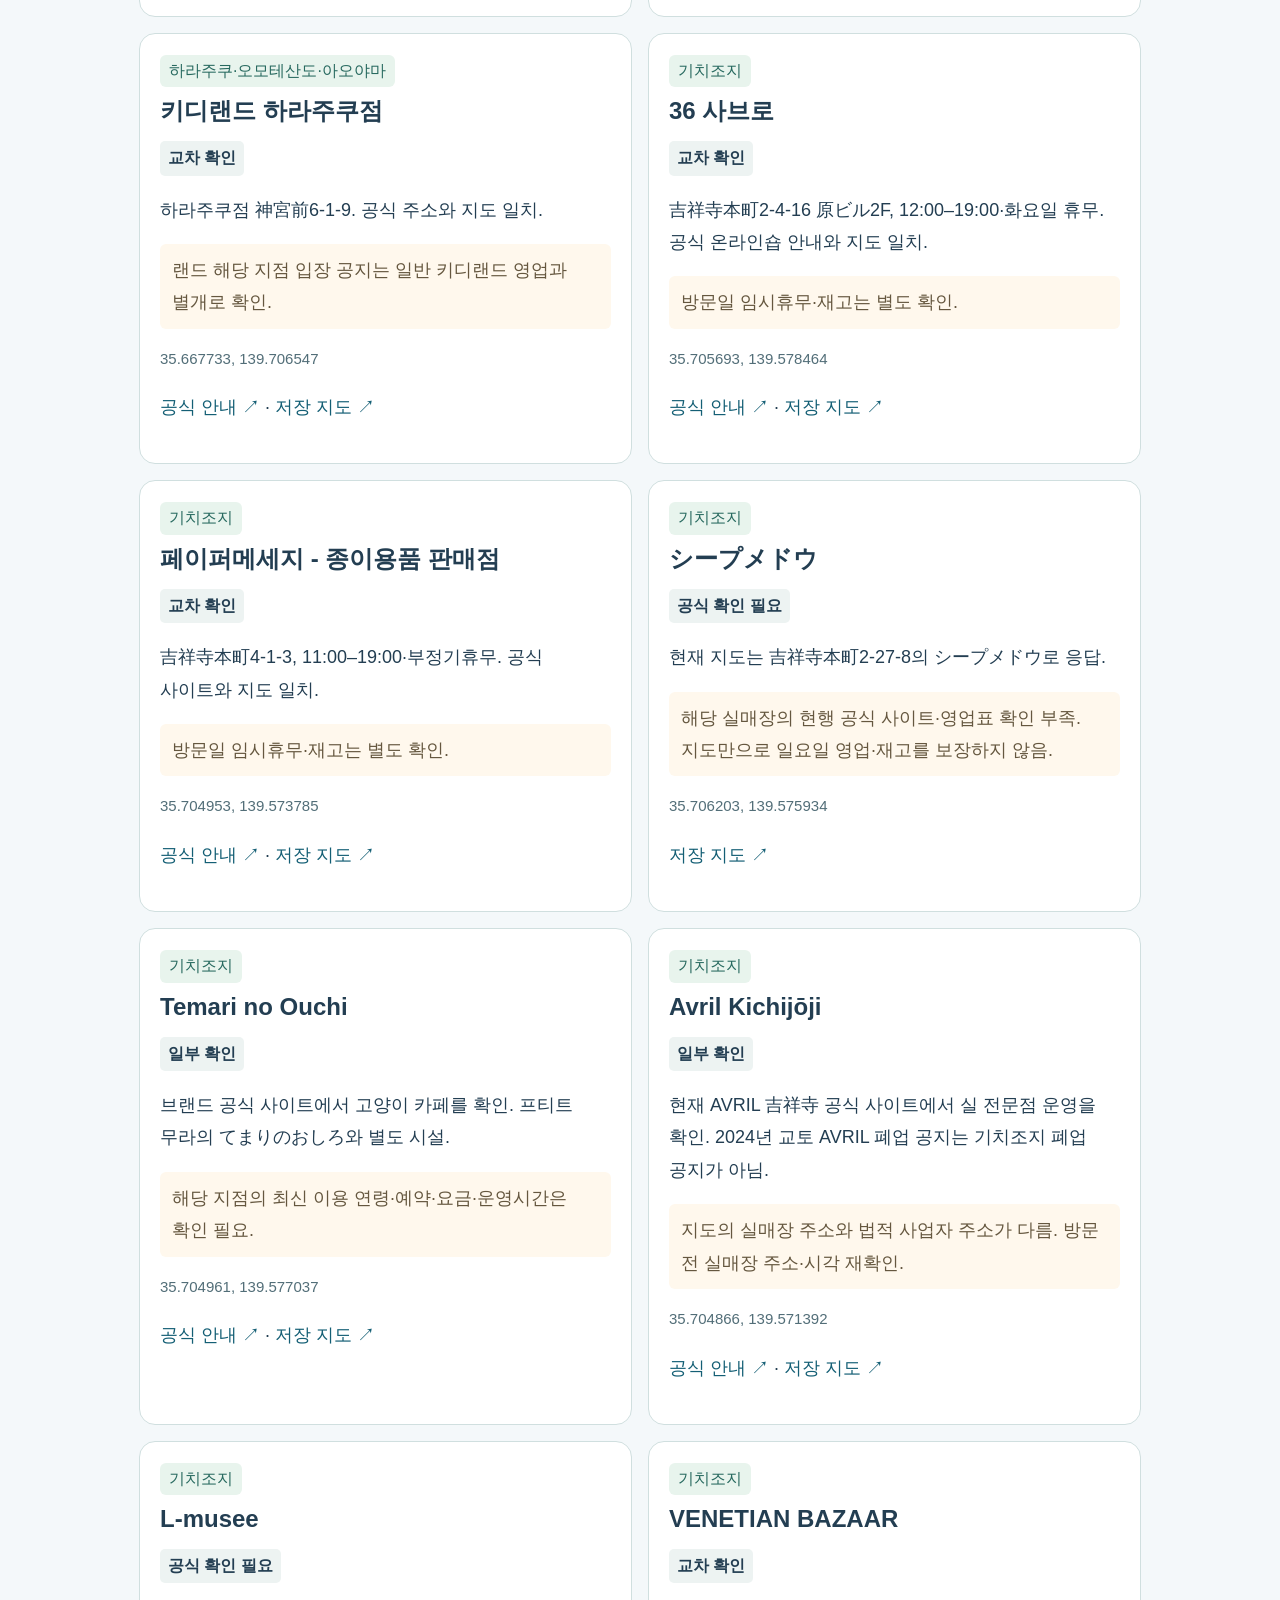
<file: audit.html>
<!doctype html><html lang="ko"><head><meta charset="utf-8"><meta name="viewport" content="width=device-width,initial-scale=1"><meta name="theme-color" content="#f2f8ff"><meta name="description" content="2026.11.18 공식 자료와 지도로 교차 점검한 도쿄 여행 정보. 휴무·개점·면세 환급·치이카와 랜드와 파크·61개 장소 출처."><title>정보 확인 기록 | 도쿄 여행</title><link rel="stylesheet" href="style.css?v=20261118"><link rel="stylesheet" href="mobile.css?v=20261119-ginza-daiso-r1"></head><body><a class="skip-link" href="#audit-content">확인 기록 바로 보기</a><header><a class="brand" href="./">← 도쿄 여행 일정</a></header><main id="audit-content" class="audit-page"><p class="eyebrow">UPDATED 2026.11.19 · OFFICIAL SOURCES</p><h1>여행 정보, 다시 확인했어요</h1><p class="audit-lead">틀린 설명과 휴무를 고쳤습니다. ‘교차 확인’은 아래에 적힌 사실만 확인했다는 뜻이며, 여행 당일 영업·재고·예약까지 보장하는 표시는 아닙니다.</p><div class="audit-counts"><span><b>12</b> 공식 확인 필요</span><span><b>30</b> 교차 확인</span><span><b>17</b> 일부 확인</span><span><b>1</b> 일정 불일치</span><span><b>1</b> 공식 매장 확인</span></div><nav class="audit-nav" aria-label="확인 기록 바로가기"><a href="#ginza-daiso">긴자·대형 다이소</a><a href="#boris">보리스 꼭 방문</a><a href="#changes">바뀐 일정</a><a href="#tax-refund">면세·공항</a><a href="#entry">일본 입국</a><a href="#chiikawa-land">치이카와 랜드</a><a href="#chiikawa-park">치이카와 파크</a><a href="#all-places">61곳 확인 기록</a></nav><section class="panel audit-topic" id="changes"><h2>일정에 반영한 정정</h2><ul>
<li><strong>Seven Uniform 합파바시점:</strong> 공식 직영점 안내는 토·일·공휴일 휴무. 11/28(토) 방문 제외. 원본 저장 핀은 남기고 휴무를 표시했습니다.</li>
<li><strong>36 사브로:</strong> 12:00 개점. 11시에는 페이퍼메세지·서쪽 골목을 먼저 보고, 사브로는 12시 이후로 조정했습니다.</li>
<li><strong>TAKASO:</strong> 저장 주소 松が谷1-9-13은 デモ&キッチン(조리기기 시연·판매). 유리·양식기 부문은 西浅草1-4-7의 별도 지점입니다. 원본 좌표를 다른 지점으로 바꾸지 않았습니다.</li>
<li><strong>VENETIAN BAZAAR:</strong> 베네치안 유리 전문점입니다. 실·뜨개 후보에서 빼고 기치조지 유리·잡화 후보로 정정했습니다.</li>
<li><strong>오에도 골동품 시장:</strong> 주최자와 도쿄국제포럼 모두 11월 남은 일정 11/23, 다음 12/12·20으로 안내합니다. 11/26–30에는 개최 예정이 없어 방문 후보에서 제외했습니다.</li>
<li><strong>竹子堂·갓파바시 기준점:</strong> 竹子堂는 매입 상담·매매 업체이며 자유 관람형 매장인지 확인이 부족합니다. 松が谷3-18-2는 도구거리 조합 주소로, 개별 그릇가게로 취급하지 않습니다.</li>
<li><strong>FEILER 긴자본점:</strong> 누락된 銀座4-4-1 1F 주소를 보완했습니다. 보리스 잡화점과 다른 매장입니다.</li>
</ul><p>항목별 공식 출처는 아래 장소 확인 기록에 연결했습니다.</p></section><section class="panel audit-topic" id="ginza-daiso"><h2>11/27 긴자 복원 · 대형 다이소 추가</h2><p>사용자 요청으로 전시 방문을 삭제하고 파크 → 긴자 쇼핑으로 복원했습니다. 긴자 이토야·무인양품·로프트 중 2곳을 16:00–17:30에 보고, <strong>17:30–18:15 DAISO 마로니에 게이트 긴자점</strong>을 추가합니다. 이후 긴자 저녁·숙소 복귀이며 기치조지·보리스 방문은 유지합니다.</p><p>DAISO 공식 매장 상세와 검색 결과 모두 <strong>大型店(대형점), 銀座3-2-1 마로니에 게이트 긴자2 6층, 11:00–21:00</strong>로 안내합니다. 좌표는 공식 매장 지도·경로 링크에 표시된 35.6736000,139.7651429를 사용합니다. 쇼핑몰 공식 사이트는 이번 접속에서 읽지 못했으므로 교차 근거로 사용하지 않았습니다.</p><p>구매 목적은 닌텐도 가방입니다. <strong>정확한 제품명·호환 모델은 사용자 확인 대기이며 해당 가방 판매·현장 재고는 미확인</strong>입니다. 큰 매장이라고 특정 상품을 반드시 살 수 있다는 뜻은 아닙니다. 공식 앱에서 매장과 상품명으로 재고를 조회하는 기능을 안내합니다.</p><p class="audit-sources"><a href="https://www.daiso-sangyo.co.jp/shop/detail/009168" target="_blank" rel="noopener">DAISO 공식 매장 ↗</a> · <a href="https://www.daiso-sangyo.co.jp/shop/result?keyword=%E3%83%9E%E3%83%AD%E3%83%8B%E3%82%A8" target="_blank" rel="noopener">공식 검색 결과 ↗</a> · <a href="https://www.daiso-sangyo.co.jp/app" target="_blank" rel="noopener">공식 재고 검색 앱 ↗</a></p></section><section class="panel audit-topic" id="boris"><h2>11/29 보리스 잡화점 · 꼭 방문</h2><p>사용자가 공유한 새 지도 링크는 기존 보리스 잡화점 핀과 같은 CID입니다. 선택 후보에서 <strong>11/29(일) 15:45–16:45 꼭 방문</strong>으로 올렸습니다. 기치조지는 오전부터 14:30까지 유지하고, 신주쿠·나카노 선택 구간을 이동·보리스 방문으로 바꿨습니다.</p><p>공식 주소 神宮前4-16-2, 영업 11:00–19:00·수요일 휴무를 확인했습니다. 공식 2026년 11월 공지도 1층 영업과 RIBBON 전시(9/19–12/22)를 안내합니다. 매장 일반 안내상 전시·행사 첫날에만 예약제이고, 그 외 영업일은 예약이 필요 없습니다. 2026/3/5부터 매장 결제는 현금 없이 진행하며 가챠는 예외입니다. 2층은 부정기휴무와 중간 휴식이 있습니다.</p><p>14:30 기치조지 출발 → 15:45 매장 도착을 목표로 75분을 확보했습니다. 실제 열차·도보는 당일 조회하며, 15:45는 예약 시간이 아닌 방문 계획입니다. 관람이 길어지면 뒤의 주변 쇼핑을 줄입니다.</p><p class="audit-sources"><a href="https://gallery.higuchiyuko.tokyo/" target="_blank" rel="noopener">공식 매장·입장 안내 ↗</a> · <a href="https://gallery.higuchiyuko.tokyo/news/2026_11_schedule/" target="_blank" rel="noopener">공식 11월 일정 ↗</a> · <a href="https://gallery.higuchiyuko.tokyo/news/cashless/" target="_blank" rel="noopener">공식 결제 안내 ↗</a> · <a href="https://higuchiyuko.com/" target="_blank" rel="noopener">작가 공식 사이트 ↗</a></p></section><section class="panel audit-topic" id="tax-refund"><h2>11/30 귀국 · 면세 환급 순서</h2><p class="day-fact"><strong>2026년 11월 1일 구매분부터 리펀드 방식.</strong> 이번 여행에 적용됩니다. 세금 포함 결제 → 출국 때 세관 반출 확인 → 구매점·환급 사업자를 통한 소비세 상당액 환급 순서입니다.</p>
<ol><li>면세 취급점에서 여권을 제시하고 구매·환급 안내를 받습니다. 공항 환급 방식·수단은 매장별로 다릅니다.</li>
<li><strong>나리타 도착 후, 여권과 면세 구매 물품 전부를 소지한 상태로 세관 확인부터 받습니다.</strong> Visit Japan Web(현장 전용 Wi-Fi) 또는 세관 단말기를 이용합니다.</li>
<li><strong>수하물 위탁과 보안검색 전에</strong> 세관 확인을 끝냅니다. 위탁한 짐은 물품 확인을 위해 다시 꺼낼 수 없고, 출국 수속 후에는 세관 확인을 받을 수 없습니다.</li>
<li>구매 시 안내받은 방법으로 환급을 진행합니다. 현금 환급 단말기는 구매점·사업자에 따라 지원 여부가 다릅니다.</li></ol>
<p>세관 확인 위치: 제1터미널 4층 · 제2터미널 3층 · 제3터미널 2층, 모두 보안검색 전 구역. 항공사 터미널은 항공권으로 먼저 확인하세요.</p>
<p>국세청 안내: 구매 후 90일 이내 반출 확인. 같은 구매 기록에 포함된 물품 중 하나라도 소지하지 않으면 그 기록 전체의 확인을 받지 못할 수 있습니다. 최소 구매금액은 세전 5,000엔 이상이며, 일반품·소모품 구분·소모품 50만 엔 상한·특수 포장은 폐지됩니다. 출국 때 물품을 실제로 소지해야 하므로 일본에서 소비해 없어진 물품을 환급 대상으로 생각하면 안 됩니다.</p>
<p class="audit-sources"><a href="https://www.narita-airport.jp/ko/news/refund/" target="_blank" rel="noopener">나리타공항 제도 변경 ↗</a> · <a href="https://www.narita-airport.jp/ko/service/exchange/taxrefund/" target="_blank" rel="noopener">나리타공항 한국어 절차 ↗</a> · <a href="https://www.nta.go.jp/publication/pamph/shohi/menzei/202506/pdf/0025006-106.pdf" target="_blank" rel="noopener">국세청 개정 안내 PDF ↗</a></p><p class="audit-remaining">일본 구매세 환급과 한국 입국 시 여행자 면세한도는 별개입니다. 한국 귀국 규정은 이번 점검에서 최신 공식 자료 확인을 완료하지 못해 금액을 새로 단정하지 않았습니다.</p></section><section class="panel audit-topic" id="entry"><h2>일본 입국 · 확인한 범위</h2><p><strong>대한민국 국적 여권으로 단기 관광하는 경우</strong> 일본 외무성의 비자 면제 대상이며, 통상 부여 체류기간은 90일입니다. 다른 국적·체류 목적이면 본인 조건을 확인해야 합니다. 무비자는 입국 허가 자체의 보장이 아닙니다.</p>
<p>일본 세관은 입국자의 휴대품 신고를 요구하며, Visit Japan Web 전자 신고를 권장합니다. 종이 세관 신고서도 기내·선박·세관에서 제공한다고 안내합니다. 전자 신고를 ‘모든 입국자에게 필수인 별도 유료 허가’로 설명하지 않습니다.</p>
<p>실제 항공편 번호·도착 터미널·예약 호텔의 정확한 주소는 비공개 예약 정보가 없어 독립 검증하지 못했습니다. 사이트의 항공 시간은 기존 일정 가안입니다.</p><p class="audit-sources"><a href="https://www.mofa.go.jp/j_info/visit/visa/short/novisa.html" target="_blank" rel="noopener">일본 외무성 비자 면제 국가·기간 ↗</a> · <a href="https://www.customs.go.jp/english/summary/passenger.htm" target="_blank" rel="noopener">일본 세관 입국·신고 안내 ↗</a></p></section><section class="panel audit-topic" id="chiikawa-land"><h2>치이카와 랜드 · 예약을 못했다면</h2><p><strong>치이카와 상품 매장</strong>이며 치이카와 파크와 다릅니다. 파크 티켓으로 랜드 입장이 보장되지 않습니다. 여러 지점을 전부 방문할 필요 없이 동선에 맞는 한 곳만 선택합니다.</p>
<ol><li>방문할 <strong>지점과 날짜</strong>를 정합니다. 도쿄역·소라마치 공식 지점 페이지에는 입장 신청 링크와 최신 입장 공지용 공식 X 링크가 있습니다.</li>
<li>지점 페이지의 <strong>해당 지점 입장 신청</strong>을 열어 조건·남은 시간을 확인합니다. 현재 페이지의 신청 링크는 공식 LINE 계정으로 연결됩니다. 파크 Asoview 티켓과 별도입니다.</li>
<li>예약을 못했다면 공식 X의 <strong>그날·그 지점</strong> 공지에서 자유입장 전환이나 당일 입장 안내가 있는지 확인합니다. 그런 공지가 확인된 경우에만 그 안내대로 방문합니다.</li>
<li>예약 대상일인데 티켓을 확보하지 못했고 별도 입장 공지도 없다면, 방문 가능으로 잡지 않고 일반 캐릭터 쇼핑·다른 선택 코스로 바꿉니다.</li></ol>
<p>공식 안내 이미지에는 <strong>입장 예약은 상품 구매를 보장하지 않는다</strong>고 명시되어 있습니다. 인기 상품은 품절될 수 있습니다.</p>
<p class="audit-remaining">11/26–30의 날짜별 예약 필요 여부·신청 시작 시각·무예약 입장·현장 정리권 배부는 확인하지 못했습니다. ‘예약 없어도 항상 가능’, ‘매일 현장 정리권 가능’, ‘모든 지점이 동일 조건’이라고 단정하지 않습니다.</p>
<p class="audit-sources"><a href="https://chiikawa-info.jp/chiikawaland/tokyo/" target="_blank" rel="noopener">TOKYO Station 공식 안내 ↗</a> · <a href="https://chiikawa-info.jp/chiikawaland/solamachi/" target="_blank" rel="noopener">소라마치 공식 안내 ↗</a> · <a href="https://twitter.com/chiikawa_land" target="_blank" rel="noopener">공식 지점별 최신 공지 ↗</a></p></section><section class="panel audit-topic" id="chiikawa-park"><h2>치이카와 파크 · 예약일 준비</h2><p><strong>11/27 11:40–12:00</strong>는 제공받은 예약 정보입니다. 예약 완료 여부·구매자 명의·실제 입장 구간은 티켓 화면으로 다시 확인하세요. 14:00 퇴장은 일정상 예상이며 공식 체류 제한이 아닙니다.</p>
<p>공식 FAQ·티켓 안내에서 확인한 사항: 티켓은 Asoview에서 판매하며 현장 창구 판매는 없습니다. 당일 표도 온라인 잔여분이 있을 때만 가능합니다. 구매자가 동행해 일행이 함께 입장해야 하며, 현금 결제 불가·재입장 원칙적 불가·큰 짐을 맡기는 보관함 없음에 유의하세요. 파크 상품점 이용도 파크 입장권이 필요합니다.</p>
<p>공식 주소는 東池袋3-3-5 선샤인시티 아넥스 B1·1F입니다. 키디랜드가 있는 선샤인시티 알파2층과 다른 건물입니다.</p><p class="audit-sources"><a href="https://chiikawapark-tokyo.jp/ticket/" target="_blank" rel="noopener">파크 공식 티켓 ↗</a> · <a href="https://chiikawapark-tokyo.jp/faq/" target="_blank" rel="noopener">파크 공식 FAQ ↗</a></p></section><section class="panel audit-topic" id="transport"><h2>동선·좌표 · 확인한 것과 남은 것</h2><p>원본 저장 장소 55개를 같은 Google 지도 CID로 다시 조회했습니다. 현재 지도 반환 좌표와 저장 좌표의 최대 차이는 약 7.5m였습니다. 이는 지도 핀의 일치 확인이며, 실제 입구·층·보행 통로 확인은 별개입니다. 후보 행의 거리는 <strong>직선 거리</strong>이고 도보 소요시간이 아닙니다.</p>
<p>교통은 게이세이의 나리타–닛포리 연결과 도쿄메트로 마루노우치선의 이케부쿠로–긴자 직통 구간을 공식 노선 안내와 대조했습니다. 실제 여행일 열차·출발시각·운임·환승 시간을 조회한 것은 아닙니다. 07:15 출발과 09:00 공항 도착은 계획 목표입니다.</p>
<p class="audit-remaining">5개 추가 후보의 지도 근거는 11/17 조회본이고 공식 사이트는 11/18에 확인했습니다. 공식 사이트에 접속하지 못했거나 다른 지점만 확인된 경우 폐업으로 단정하지 않았습니다. 블로그·검색 AI 요약은 검증 근거로 사용하지 않았습니다.</p></section><p class="audit-sources"><a href="https://www.keisei.co.jp/keisei/tetudou/skyliner/jp/index.php" target="_blank" rel="noopener">공식 교통 안내 ↗</a></p><p class="audit-sources"><a href="https://www.tokyometro.jp/lang_kr/station/line_marunouchi/index.html" target="_blank" rel="noopener">공식 교통 안내 ↗</a></p><section id="all-places"><h2>저장 55곳 + 추가 장소 6곳</h2><p>기본 확인일 2026.11.18, 추가 다이소는 2026.11.19 확인. 각 카드의 확인 범위·남은 사항을 함께 보세요. ‘공식 확인 필요’에는 지도 정보만으로 확정할 수 없는 항목이 남아 있습니다.</p><p><a href="audit-data.json" target="_blank" rel="noopener">확인 기록 JSON 다운로드 ↗</a></p><div class="audit-places"><article class="panel audit-place" id="place-3"><span class="place-area">이케부쿠로</span><h3>Evangelion Store Tokyo-01</h3><strong class="audit-level">공식 확인 필요</strong><p>현재 지도는 이케부쿠로 PARCO 본관6F의 エヴァンゲリオンストアトウキョウ-01로 응답.</p><p class="audit-remaining">시도한 브랜드 지점 URL은 404로 반환돼 현행 공식 지점 안내 확인 부족. 404만으로 폐업을 뜻하지 않음.</p><small class="place-coordinates">35.730776, 139.712439</small><p class="audit-sources"><a href="https://www.google.com/maps?cid=8298772091744559483" target="_blank" rel="noopener">저장 지도 ↗</a></p></article><article class="panel audit-place" id="place-7"><span class="place-area">이케부쿠로</span><h3>유니클로</h3><strong class="audit-level">공식 확인 필요</strong><p>지도는 東池袋1-21-4의 유니클로 지점으로 응답. 공식 Store Locator 페이지까지 확인.</p><p class="audit-remaining">공식 페이지 응답에서 해당 지점 주소·영업 상세를 읽지 못해 운영시간 확인 필요.</p><small class="place-coordinates">35.730028, 139.715483</small><p class="audit-sources"><a href="https://www.google.com/maps?cid=9343123237379285295" target="_blank" rel="noopener">저장 지도 ↗</a></p></article><article class="panel audit-place" id="place-47"><span class="place-area">이케부쿠로</span><h3>KIDDY LAND</h3><strong class="audit-level">교차 확인</strong><p>선샤인시티 アルパ2F 東池袋3-1-2, 10:00–20:00. 공식 주소와 지도 일치.</p><p class="audit-remaining">치이카와 랜드 입장·정리권은 일반 키디랜드 운영과 별개로 확인.</p><small class="place-coordinates">35.729110, 139.719461</small><p class="audit-sources"><a href="https://www.kiddyland.co.jp/shoplist/ikebukuro_sunshine/" target="_blank" rel="noopener">공식 안내 ↗</a> · <a href="https://www.google.com/maps?cid=12236781073094397083" target="_blank" rel="noopener">저장 지도 ↗</a></p></article><article class="panel audit-place" id="place-49"><span class="place-area">이케부쿠로</span><h3>이케부쿠로 파르코</h3><strong class="audit-level">일부 확인</strong><p>이케부쿠로PARCO 공식 사이트와 저장 핀을 대조.</p><p class="audit-remaining">개별 매장 층·휴무·행사는 별도 확인.</p><small class="place-coordinates">35.730857, 139.712384</small><p class="audit-sources"><a href="https://ikebukuro.parco.jp/" target="_blank" rel="noopener">공식 안내 ↗</a> · <a href="https://www.google.com/maps?cid=17630143392211855215" target="_blank" rel="noopener">저장 지도 ↗</a></p></article><article class="panel audit-place" id="place-54"><span class="place-area">나리타 공항·지바</span><h3>나리타 국제 공항</h3><strong class="audit-level">일부 확인</strong><p>나리타 공식 공항 사이트와 저장 핀을 대조. 2026/11/1 면세 환급 변경은 별도 공식 안내 확인.</p><p class="audit-remaining">항공편·터미널·체크인 마감·공항 열차는 예약 정보와 대조 필요.</p><small class="place-coordinates">35.770178, 140.384321</small><p class="audit-sources"><a href="https://www.narita-airport.jp/ja/" target="_blank" rel="noopener">공식 안내 ↗</a> · <a href="https://www.google.com/maps?cid=15379275550635268769" target="_blank" rel="noopener">저장 지도 ↗</a></p></article><article class="panel audit-place" id="place-55"><span class="place-area">이케부쿠로</span><h3>치이카와 파크</h3><strong class="audit-level">교차 확인</strong><p>치이카와 파크 공식 주소 東池袋3-3-5 Annex B1·1F와 지도 일치. FAQ·티켓 안내에서 현금 불가, Asoview 판매 확인.</p><p class="audit-remaining">11/27 11:40–12:00 예약은 사용자 제공 일정. 실제 예약 화면은 독립적으로 검증하지 못함.</p><small class="place-coordinates">35.729885, 139.717304</small><p class="audit-sources"><a href="https://chiikawapark-tokyo.jp/" target="_blank" rel="noopener">공식 안내 ↗</a> · <a href="https://chiikawapark-tokyo.jp/faq/" target="_blank" rel="noopener">공식 FAQ ↗</a> · <a href="https://chiikawapark-tokyo.jp/ticket/" target="_blank" rel="noopener">공식 티켓 ↗</a> · <a href="https://www.google.com/maps?cid=14155347735030942810" target="_blank" rel="noopener">저장 지도 ↗</a></p></article><article class="panel audit-place" id="place-11"><span class="place-area">긴자·교바시·유라쿠초</span><h3>몽벨 도쿄 교바시점</h3><strong class="audit-level">교차 확인</strong><p>도쿄교바시점 京橋3-1-1 1·2F, 11:00–21:00. 지도와 공식 주소 일치.</p><p class="audit-remaining">방문일 임시휴무·재고는 별도 확인.</p><small class="place-coordinates">35.675655, 139.769057</small><p class="audit-sources"><a href="https://store.montbell.jp/search/shopinfo/?shop_no=678502" target="_blank" rel="noopener">공식 안내 ↗</a> · <a href="https://www.google.com/maps?cid=18111296058751286170" target="_blank" rel="noopener">저장 지도 ↗</a></p></article><article class="panel audit-place" id="place-33"><span class="place-area">긴자·교바시·유라쿠초</span><h3>긴자 로프트</h3><strong class="audit-level">교차 확인</strong><p>긴자로프트 銀座2-4-6 ベルビア館1–5F. 지도와 공식 지점 주소 일치.</p><p class="audit-remaining">매장·면세 카운터 영업시간은 각각 확인. 환급 방식은 국세청·공항 최신 안내 우선.</p><small class="place-coordinates">35.674112, 139.766261</small><p class="audit-sources"><a href="https://www.loft.co.jp/ginzaloft/" target="_blank" rel="noopener">공식 안내 ↗</a> · <a href="https://www.google.com/maps?cid=3620508382511668300" target="_blank" rel="noopener">저장 지도 ↗</a></p></article><article class="panel audit-place" id="place-34"><span class="place-area">긴자·교바시·유라쿠초</span><h3>무인양품 긴자</h3><strong class="audit-level">공식 확인 필요</strong><p>현재 지도는 銀座3-3-5의 무인양품 긴자로 응답.</p><p class="audit-remaining">공식 지점 링크가 점검 안내로 연결되어 지점 영업·휴무 검증 부족. 사이트 점검은 매장 휴업을 의미하지 않음.</p><small class="place-coordinates">35.673214, 139.765368</small><p class="audit-sources"><a href="https://www.google.com/maps?cid=771702428473144825" target="_blank" rel="noopener">저장 지도 ↗</a></p></article><article class="panel audit-place" id="place-35"><span class="place-area">긴자·교바시·유라쿠초</span><h3>긴자 이토야</h3><strong class="audit-level">교차 확인</strong><p>긴자 이토야 銀座2-7-15. 지도와 공식 지점 주소 일치.</p><p class="audit-remaining">방문일 임시휴무·재고는 별도 확인.</p><small class="place-coordinates">35.673127, 139.767214</small><p class="audit-sources"><a href="https://www.ito-ya.co.jp/ginza/" target="_blank" rel="noopener">공식 안내 ↗</a> · <a href="https://www.google.com/maps?cid=9979308774657714368" target="_blank" rel="noopener">저장 지도 ↗</a></p></article><article class="panel audit-place" id="place-39"><span class="place-area">긴자·교바시·유라쿠초</span><h3>Feiler Ginza</h3><strong class="audit-level">교차 확인</strong><p>フェイラー銀座本店 銀座4-4-1 1F. 누락 주소를 공식 매장 목록과 지도로 대조해 보완.</p><p class="audit-remaining">방문일 임시휴무·재고는 별도 확인.</p><small class="place-coordinates">35.672460, 139.765130</small><p class="audit-sources"><a href="https://www.feiler-jp.com/shoplist/" target="_blank" rel="noopener">공식 안내 ↗</a> · <a href="https://www.google.com/maps?cid=9295772223182406052" target="_blank" rel="noopener">저장 지도 ↗</a></p></article><article class="panel audit-place" id="place-6"><span class="place-area">도쿄역·니혼바시</span><h3>Pokémon Center DX</h3><strong class="audit-level">교차 확인</strong><p>포켓몬센터 도쿄DX 지점 안내 확인. 사용자 요청에 따라 여행 코스에서는 제외.</p><p class="audit-remaining">방문 제외 상태 유지.</p><small class="place-coordinates">35.680290, 139.774270</small><p class="audit-sources"><a href="https://shop.pokemon.co.jp/ja/shop/pokemoncenter-tokyodx/" target="_blank" rel="noopener">공식 안내 ↗</a> · <a href="https://www.google.com/maps?cid=17206393884080941756" target="_blank" rel="noopener">저장 지도 ↗</a></p></article><article class="panel audit-place" id="place-51"><span class="place-area">도쿄역·니혼바시</span><h3>Chiikawa Land TOKYO Station</h3><strong class="audit-level">일부 확인</strong><p>치이카와 공식 TOKYO Station 페이지에서 해당 지점 예약 경로 확인. 파크와 별도의 상품점.</p><p class="audit-remaining">11/26–30 실제 날짜별 예약·정리권 여부는 미확인. 예약은 상품 재고 확보가 아님.</p><small class="place-coordinates">35.682189, 139.768631</small><p class="audit-sources"><a href="https://chiikawa-info.jp/chiikawaland/tokyo/" target="_blank" rel="noopener">공식 안내 ↗</a> · <a href="https://www.google.com/maps?cid=1773287088112808875" target="_blank" rel="noopener">저장 지도 ↗</a></p></article><article class="panel audit-place" id="place-52"><span class="place-area">도쿄역·니혼바시</span><h3>도쿄 캐릭터스트리트</h3><strong class="audit-level">일부 확인</strong><p>도쿄역 캐릭터스트리트 공식 온라인플라자 확인. 저장 지도는 이치방가이 B1 쇼핑 구역.</p><p class="audit-remaining">온라인플라자 안내만으로 모든 오프라인 매장 운영을 보장하지 않음.</p><small class="place-coordinates">35.682034, 139.768655</small><p class="audit-sources"><a href="https://e-shop.tokyoeki-1bangai.co.jp/shop/default.aspx" target="_blank" rel="noopener">공식 안내 ↗</a> · <a href="https://www.google.com/maps?cid=1169765817995755207" target="_blank" rel="noopener">저장 지도 ↗</a></p></article><article class="panel audit-place" id="place-24"><span class="place-area">긴자·교바시·유라쿠초</span><h3>Oedo Antique Market</h3><strong class="audit-level">일정 불일치</strong><p>주최자와 개최장 모두 2026년 11월 남은 일정은 11/23, 다음은 12/12·20으로 안내. 11/26–30 개최 예정 없음.</p><p class="audit-remaining">2026/11/18 게시 일정 기준. 변경 시 공식 일정 재확인.</p><small class="place-coordinates">35.677327, 139.764502</small><p class="audit-sources"><a href="https://www.antique-market.jp/english/" target="_blank" rel="noopener">주최자 일정 ↗</a> · <a href="https://www.t-i-forum.co.jp/visitors/antique/" target="_blank" rel="noopener">도쿄국제포럼 일정 ↗</a> · <a href="https://www.google.com/maps?cid=9543162483212471229" target="_blank" rel="noopener">저장 지도 ↗</a></p></article><article class="panel audit-place" id="place-21"><span class="place-area">아사쿠사바시</span><h3>West Five Asakusabashi</h3><strong class="audit-level">교차 확인</strong><p>WEST5 浅草橋1-23-1. 평일·토 10:00–18:30, 일·공휴일 10:00–18:00. 공식 주소와 지도 일치.</p><p class="audit-remaining">방문일 임시휴무·재고는 별도 확인.</p><small class="place-coordinates">35.697594, 139.783879</small><p class="audit-sources"><a href="https://www.toho-shoji.com/west5-%e6%b5%85%e8%8d%89%e6%a9%8b%e5%ba%97/" target="_blank" rel="noopener">공식 안내 ↗</a> · <a href="https://www.google.com/maps?cid=16674280593912479251" target="_blank" rel="noopener">저장 지도 ↗</a></p></article><article class="panel audit-place" id="place-22"><span class="place-area">아사쿠사바시</span><h3>Kiwa Seisakujo Asakusabashi</h3><strong class="audit-level">교차 확인</strong><p>기와제작소 본점 浅草橋2-1-10 1–4F. 월–토 09:30–18:30, 일·공휴일 10:00–18:00.</p><p class="audit-remaining">방문일 임시휴무·재고는 별도 확인.</p><small class="place-coordinates">35.698673, 139.786905</small><p class="audit-sources"><a href="https://kiwaseisakujo.com/store/honten/" target="_blank" rel="noopener">공식 안내 ↗</a> · <a href="https://www.google.com/maps?cid=1947670456211472275" target="_blank" rel="noopener">저장 지도 ↗</a></p></article><article class="panel audit-place" id="place-23"><span class="place-area">아사쿠사바시</span><h3>Parts Club Main Store</h3><strong class="audit-level">공식 확인 필요</strong><p>현재 지도는 柳橋1-20-1의 Parts Club 본점으로 응답.</p><p class="audit-remaining">공식 지점 URL이 HTTP403으로 접근 제한되어 현행 영업을 검증하지 못함. 폐업으로 단정하지 않음.</p><small class="place-coordinates">35.697443, 139.786575</small><p class="audit-sources"><a href="https://www.google.com/maps?cid=2807724431473019074" target="_blank" rel="noopener">저장 지도 ↗</a></p></article><article class="panel audit-place" id="place-50"><span class="place-area">오시아게·스카이트리</span><h3>치이카와 랜드 도쿄스카이트리타운·소라마치점</h3><strong class="audit-level">일부 확인</strong><p>치이카와 공식 소라마치 지점 페이지 확인. 상품점으로 파크와 별도이며 지점별 입장 안내 확인 경로가 있음.</p><p class="audit-remaining">11/26–30 실제 날짜별 정리권·예약 필요 여부는 미확인. 무예약·현장 정리권을 보장하지 않음.</p><small class="place-coordinates">35.710410, 139.813000</small><p class="audit-sources"><a href="https://chiikawa-info.jp/chiikawaland/solamachi/" target="_blank" rel="noopener">공식 안내 ↗</a> · <a href="https://www.google.com/maps?cid=4721133530954638500" target="_blank" rel="noopener">저장 지도 ↗</a></p></article><article class="panel audit-place" id="place-53"><span class="place-area">우에노</span><h3>우에노</h3><strong class="audit-level">공식 확인 필요</strong><p>우에노는 넓은 지역 단위 저장 항목. 갓파바시로 이동하는 경유 지역으로만 활용.</p><p class="audit-remaining">특정 매장·미술관·시장으로 확정된 핀이 아니므로 개별 입장·영업시간을 붙이지 않음.</p><small class="place-coordinates">35.708730, 139.774154</small><p class="audit-sources"><a href="https://www.google.com/maps?cid=11221431823746921662" target="_blank" rel="noopener">저장 지도 ↗</a></p></article><article class="panel audit-place" id="place-27"><span class="place-area">닛포리</span><h3>Tomato Select-kan</h3><strong class="audit-level">일부 확인</strong><p>지도에는 ノーション館 2F의 Select-kan으로 표시. 공식 현행 매장 목록에는 노션관을 안내하나 Select 명칭·2층 구분은 확인 부족.</p><p class="audit-remaining">현재 2층 명칭·입장·판매층은 현장 확인. 독립 매장 두 곳으로 계산하지 않음.</p><small class="place-coordinates">35.728520, 139.775466</small><p class="audit-sources"><a href="https://www.nippori-tomato-onlineshop.com/pages/shi-dian-pu-qing-bao-ben-guan-2025-9-1" target="_blank" rel="noopener">공식 안내 ↗</a> · <a href="https://www.google.com/maps?cid=17329054790751103273" target="_blank" rel="noopener">저장 지도 ↗</a></p></article><article class="panel audit-place" id="place-37"><span class="place-area">닛포리</span><h3>NIPPORI FABRIC TOWN</h3><strong class="audit-level">교차 확인</strong><p>닛포리 원단거리는 상점가 단위. 공식 조합 안내와 지도를 대조. 단일 상점이나 공통 영업시간으로 취급하지 않음.</p><p class="audit-remaining">각 점포 영업은 별도. 조합 사무실 주소와 저장된 거리 핀 주소는 다름.</p><small class="place-coordinates">35.728449, 139.773382</small><p class="audit-sources"><a href="https://www.nippori-senigai.com/" target="_blank" rel="noopener">공식 안내 ↗</a> · <a href="https://www.google.com/maps?cid=5115279316992093659" target="_blank" rel="noopener">저장 지도 ↗</a></p></article><article class="panel audit-place" id="place-38"><span class="place-area">닛포리</span><h3>TOMATO Notions-kan</h3><strong class="audit-level">교차 확인</strong><p>ノーション館 東日暮里5-33-8. 공식 운영사와 상점가가 모두 10:30–18:00·일/공휴일 휴무를 안내.</p><p class="audit-remaining">1층·2층 세부 판매 구역은 현장에서 확인.</p><small class="place-coordinates">35.728483, 139.775446</small><p class="audit-sources"><a href="https://www.nippori-tomato-onlineshop.com/pages/shi-dian-pu-qing-bao-ben-guan-2025-9-1" target="_blank" rel="noopener">TOMATO 공식 매장 ↗</a> · <a href="https://www.nippori-senigai.com/shopno/tomato-notion/" target="_blank" rel="noopener">닛포리 상점가 지점 안내 ↗</a> · <a href="https://www.google.com/maps?cid=18009546472339398745" target="_blank" rel="noopener">저장 지도 ↗</a></p></article><article class="panel audit-place" id="place-4"><span class="place-area">아사쿠사·갓파바시</span><h3>Seven Uniform</h3><strong class="audit-level">교차 확인</strong><p>저장 지점은 西浅草1-5-17. 공식 직영점 안내: 월–금 10:00–17:30, 토·일·공휴일 휴무.</p><p class="audit-remaining">11/28(토) 방문 제외. 공식 상점가의 西浅草3-9-3 항목은 다른 주소이므로 혼동하지 않음.</p><small class="place-coordinates">35.712107, 139.788599</small><p class="audit-sources"><a href="https://www.seven-uniform.co.jp/company/shop/" target="_blank" rel="noopener">공식 안내 ↗</a> · <a href="https://www.google.com/maps?cid=10567520280451807035" target="_blank" rel="noopener">저장 지도 ↗</a></p></article><article class="panel audit-place" id="place-16"><span class="place-area">아사쿠사·갓파바시</span><h3>Takenokodo</h3><strong class="audit-level">교차 확인</strong><p>松が谷3-17-13. 공식 안내는 골동품·미술품 등의 매입 상담·매매이며 지도명도 買取竹子堂.</p><p class="audit-remaining">자유롭게 구경하는 소매점인지·당일 방문 가능한지는 확인 필요.</p><small class="place-coordinates">35.715888, 139.788933</small><p class="audit-sources"><a href="https://www.takenokohori.com/" target="_blank" rel="noopener">공식 안내 ↗</a> · <a href="https://www.google.com/maps?cid=8322898996687887898" target="_blank" rel="noopener">저장 지도 ↗</a></p></article><article class="panel audit-place" id="place-17"><span class="place-area">아사쿠사·갓파바시</span><h3>TAKASO デモ&amp;キッチン (다카하시 총본점)</h3><strong class="audit-level">교차 확인</strong><p>松が谷1-9-13은 TAKASO デモ&amp;キッチン. 유리 식기 부문은 별도 주소 西浅草1-4-7.</p><p class="audit-remaining">방문일 임시휴무·재고는 별도 확인.</p><small class="place-coordinates">35.711371, 139.788201</small><p class="audit-sources"><a href="https://www.takaso.jp/shop-2/kitchen/" target="_blank" rel="noopener">공식 안내 ↗</a> · <a href="https://www.takaso.jp/shop-2/tableware/" target="_blank" rel="noopener">별도 유리·양식기 지점 ↗</a> · <a href="https://www.google.com/maps?cid=10384531620015108929" target="_blank" rel="noopener">저장 지도 ↗</a></p></article><article class="panel audit-place" id="place-18"><span class="place-area">아사쿠사·갓파바시</span><h3>TSUCHI-YA ガラスの器と工芸</h3><strong class="audit-level">교차 확인</strong><p>저장 지점은 浅草合羽橋本店 西浅草2-5-4, 10:00–17:30. 긴자점과 구분.</p><p class="audit-remaining">방문일 임시휴무·재고는 별도 확인.</p><small class="place-coordinates">35.712594, 139.788680</small><p class="audit-sources"><a href="https://tsuchi-ya.jp/pages/shop" target="_blank" rel="noopener">공식 안내 ↗</a> · <a href="https://www.google.com/maps?cid=558275523781306747" target="_blank" rel="noopener">저장 지도 ↗</a></p></article><article class="panel audit-place" id="place-19"><span class="place-area">아사쿠사·갓파바시</span><h3>그릇가게</h3><strong class="audit-level">공식 확인 필요</strong><p>원본 이름은 ‘그릇가게’. 현재 지도는 Marukatsu·松が谷3丁目17로 응답하나 공식 상호·전체 주소 확인 부족.</p><p class="audit-remaining">공식 자료로 해당 지점의 현재 운영·입장 조건을 확인하지 못했습니다. 지도만으로 영업을 보장하지 않습니다.</p><small class="place-coordinates">35.715777, 139.788937</small><p class="audit-sources"><a href="https://www.google.com/maps?cid=11557830611863902878" target="_blank" rel="noopener">저장 지도 ↗</a></p></article><article class="panel audit-place" id="place-20"><span class="place-area">아사쿠사·갓파바시</span><h3>갓파바시 도구거리 그릇쇼핑</h3><strong class="audit-level">교차 확인</strong><p>松が谷3-18-2는 공식 상점가 조합의 주소. 개별 그릇 매장으로 확정하지 않고 골목 기준점으로 표시.</p><p class="audit-remaining">개별 소매점 입장·판매를 보장하는 핀이 아님.</p><small class="place-coordinates">35.716320, 139.788723</small><p class="audit-sources"><a href="https://www.kappabashi.or.jp/" target="_blank" rel="noopener">공식 안내 ↗</a> · <a href="https://www.google.com/maps?cid=16711366571749581804" target="_blank" rel="noopener">저장 지도 ↗</a></p></article><article class="panel audit-place" id="place-1"><span class="place-area">시모키타자와</span><h3>Puppy Yarn 11am</h3><strong class="audit-level">교차 확인</strong><p>시모키타자와점 주소 北沢2-26-4, 11:00–19:00·월요일 휴무를 공식 매장 안내와 지도에서 대조.</p><p class="audit-remaining">방문일 임시휴무·재고는 별도 확인.</p><small class="place-coordinates">35.661940, 139.666057</small><p class="audit-sources"><a href="https://www.puppyarn.com/puppyclub/tenpo/shimokitazawa.htm" target="_blank" rel="noopener">공식 안내 ↗</a> · <a href="https://www.google.com/maps?cid=2127321461429893629" target="_blank" rel="noopener">저장 지도 ↗</a></p></article><article class="panel audit-place" id="place-48"><span class="place-area">시부야</span><h3>ちいかわラーメン 豚 渋谷パルコ</h3><strong class="audit-level">일부 확인</strong><p>시부야PARCO B1F. 공식 운영사는 예약 우선제, 혼잡에 따라 예약 없이 입점 가능, 현재 JapanTicket 판매 중단으로 안내.</p><p class="audit-remaining">여행일 빈자리·최신 예약 링크는 공식 안내에서 확인. 무예약 입장 보장 아님.</p><small class="place-coordinates">35.662181, 139.699131</small><p class="audit-sources"><a href="https://cafe.parco.jp/event/chiikawaramenbuta_shibuya?area=029979" target="_blank" rel="noopener">공식 안내 ↗</a> · <a href="https://www.google.com/maps?cid=3933908751612537865" target="_blank" rel="noopener">저장 지도 ↗</a></p></article><article class="panel audit-place" id="place-32"><span class="place-area">에비스·다이칸야마</span><h3>DARUMA STORE -Tokyo-</h3><strong class="audit-level">교차 확인</strong><p>DARUMA STORE Tokyo 恵比寿西2-6-1, 10:30–18:00. 지도와 공식 주소 일치.</p><p class="audit-remaining">방문일 임시휴무·재고는 별도 확인.</p><small class="place-coordinates">35.651666, 139.706829</small><p class="audit-sources"><a href="https://daruma-store.jp/?mode=f168" target="_blank" rel="noopener">공식 안내 ↗</a> · <a href="https://www.google.com/maps?cid=10230442776115560327" target="_blank" rel="noopener">저장 지도 ↗</a></p></article><article class="panel audit-place" id="place-36"><span class="place-area">에비스·다이칸야마</span><h3>minä perhonen materiaali</h3><strong class="audit-level">교차 확인</strong><p>materiaali 猿楽町29-10 C棟1F, 11:00–19:00·수요일 휴무. 지도와 공식 주소 일치.</p><p class="audit-remaining">방문일 임시휴무·재고는 별도 확인.</p><small class="place-coordinates">35.647935, 139.700438</small><p class="audit-sources"><a href="https://www.mina-perhonen.jp/store_information/materiaali/" target="_blank" rel="noopener">공식 안내 ↗</a> · <a href="https://www.google.com/maps?cid=16185740707666941796" target="_blank" rel="noopener">저장 지도 ↗</a></p></article><article class="panel audit-place" id="place-8"><span class="place-area">하라주쿠·오모테산도·아오야마</span><h3>Cosmo Space</h3><strong class="audit-level">일부 확인</strong><p>공식 사이트에서 원석 전문점·11:00–19:00 안내 확인. 저장 지도는 神宮前3-22-11.</p><p class="audit-remaining">주소의 최신 일치 여부·당일 임시휴무는 추가 확인.</p><small class="place-coordinates">35.670288, 139.707283</small><p class="audit-sources"><a href="https://cosmospace.jp/" target="_blank" rel="noopener">공식 안내 ↗</a> · <a href="https://www.google.com/maps?cid=16492073477738071610" target="_blank" rel="noopener">저장 지도 ↗</a></p></article><article class="panel audit-place" id="place-9"><span class="place-area">하라주쿠·오모테산도·아오야마</span><h3>소우소우 도쿄 아오야마점</h3><strong class="audit-level">공식 확인 필요</strong><p>지도는 南青山5-4-24의 SOU SOU 도쿄아오야마점으로 응답. 사용자 요청대로 후순위 유지.</p><p class="audit-remaining">공식 사이트에서 해당 실매장 운영 조건을 확인하지 못해 예약·영업시간은 단정하지 않음.</p><small class="place-coordinates">35.661252, 139.714892</small><p class="audit-sources"><a href="https://www.google.com/maps?cid=17275758790874668940" target="_blank" rel="noopener">저장 지도 ↗</a></p></article><article class="panel audit-place" id="place-42"><span class="place-area">하라주쿠·오모테산도·아오야마</span><h3>Boris Zakkaten · 보리스 잡화점</h3><strong class="audit-level">교차 확인</strong><p>사용자 새 링크의 지도 CID가 기존 place-42와 일치. 공식 갤러리 주소 神宮前4-16-2와 저장 지도 대조. 공식 11월 공지에서 1층 11:00–19:00·수요일 휴무, 전시 RIBBON 9/19–12/22 확인. 매장 안내는 전시·행사 첫날만 예약제, 그 외 영업일 예약 불필요·매장 결제 현금 불가(가챠 제외).</p><p class="audit-remaining">11/29 15:45–16:45는 사용자 희망을 반영한 방문 계획이며 예약 시각이 아님. 2층은 부정기휴무·중간 휴식, 임시변경·재고·대기는 방문 전 확인.</p><small class="place-coordinates">35.668874, 139.711314</small><p class="audit-sources"><a href="https://gallery.higuchiyuko.tokyo/" target="_blank" rel="noopener">공식 매장·입장 안내 ↗</a> · <a href="https://gallery.higuchiyuko.tokyo/news/2026_11_schedule/" target="_blank" rel="noopener">공식 2026년 11월 일정 ↗</a> · <a href="https://gallery.higuchiyuko.tokyo/news/cashless/" target="_blank" rel="noopener">공식 현금 없는 결제 안내 ↗</a> · <a href="https://higuchiyuko.com/" target="_blank" rel="noopener">작가 공식 사이트 ↗</a> · <a href="https://www.google.com/maps?cid=10783324310941095014" target="_blank" rel="noopener">저장 지도 ↗</a></p></article><article class="panel audit-place" id="place-45"><span class="place-area">하라주쿠·오모테산도·아오야마</span><h3>키디랜드 하라주쿠점</h3><strong class="audit-level">교차 확인</strong><p>하라주쿠점 神宮前6-1-9. 공식 주소와 지도 일치.</p><p class="audit-remaining">랜드 해당 지점 입장 공지는 일반 키디랜드 영업과 별개로 확인.</p><small class="place-coordinates">35.667733, 139.706547</small><p class="audit-sources"><a href="https://www.kiddyland.co.jp/harajuku/" target="_blank" rel="noopener">공식 안내 ↗</a> · <a href="https://www.google.com/maps?cid=7858405403824591241" target="_blank" rel="noopener">저장 지도 ↗</a></p></article><article class="panel audit-place" id="place-12"><span class="place-area">기치조지</span><h3>36 사브로</h3><strong class="audit-level">교차 확인</strong><p>吉祥寺本町2-4-16 原ビル2F, 12:00–19:00·화요일 휴무. 공식 온라인숍 안내와 지도 일치.</p><p class="audit-remaining">방문일 임시휴무·재고는 별도 확인.</p><small class="place-coordinates">35.705693, 139.578464</small><p class="audit-sources"><a href="https://sublo.ocnk.net/" target="_blank" rel="noopener">공식 안내 ↗</a> · <a href="https://www.google.com/maps?cid=17687105954414841933" target="_blank" rel="noopener">저장 지도 ↗</a></p></article><article class="panel audit-place" id="place-13"><span class="place-area">기치조지</span><h3>페이퍼메세지 - 종이용품 판매점</h3><strong class="audit-level">교차 확인</strong><p>吉祥寺本町4-1-3, 11:00–19:00·부정기휴무. 공식 사이트와 지도 일치.</p><p class="audit-remaining">방문일 임시휴무·재고는 별도 확인.</p><small class="place-coordinates">35.704953, 139.573785</small><p class="audit-sources"><a href="https://www.papermessage.jp/" target="_blank" rel="noopener">공식 안내 ↗</a> · <a href="https://www.google.com/maps?cid=7493306829015922572" target="_blank" rel="noopener">저장 지도 ↗</a></p></article><article class="panel audit-place" id="place-14"><span class="place-area">기치조지</span><h3>シープメドウ</h3><strong class="audit-level">공식 확인 필요</strong><p>현재 지도는 吉祥寺本町2-27-8의 シープメドウ로 응답.</p><p class="audit-remaining">해당 실매장의 현행 공식 사이트·영업표 확인 부족. 지도만으로 일요일 영업·재고를 보장하지 않음.</p><small class="place-coordinates">35.706203, 139.575934</small><p class="audit-sources"><a href="https://www.google.com/maps?cid=17333172016767914052" target="_blank" rel="noopener">저장 지도 ↗</a></p></article><article class="panel audit-place" id="place-15"><span class="place-area">기치조지</span><h3>Temari no Ouchi</h3><strong class="audit-level">일부 확인</strong><p>브랜드 공식 사이트에서 고양이 카페를 확인. 프티트 무라의 てまりのおしろ와 별도 시설.</p><p class="audit-remaining">해당 지점의 최신 이용 연령·예약·요금·운영시간은 확인 필요.</p><small class="place-coordinates">35.704961, 139.577037</small><p class="audit-sources"><a href="http://www.temarinoouchi.com/" target="_blank" rel="noopener">공식 안내 ↗</a> · <a href="https://www.google.com/maps?cid=11239835527200278416" target="_blank" rel="noopener">저장 지도 ↗</a></p></article><article class="panel audit-place" id="place-29"><span class="place-area">기치조지</span><h3>Avril Kichijōji</h3><strong class="audit-level">일부 확인</strong><p>현재 AVRIL 吉祥寺 공식 사이트에서 실 전문점 운영을 확인. 2024년 교토 AVRIL 폐업 공지는 기치조지 폐업 공지가 아님.</p><p class="audit-remaining">지도의 실매장 주소와 법적 사업자 주소가 다름. 방문 전 실매장 주소·시각 재확인.</p><small class="place-coordinates">35.704866, 139.571392</small><p class="audit-sources"><a href="https://www.avril-kichijoji.com/" target="_blank" rel="noopener">공식 안내 ↗</a> · <a href="https://www.google.com/maps?cid=1755032973305058479" target="_blank" rel="noopener">저장 지도 ↗</a></p></article><article class="panel audit-place" id="place-30"><span class="place-area">기치조지</span><h3>L-musee</h3><strong class="audit-level">공식 확인 필요</strong><p>현재 지도는 エル・ミューゼ中道通りLABO·吉祥寺本町2-12-2·비즈점으로 응답. 기치조지 지점의 공식 운영 확인은 부족.</p><p class="audit-remaining">공식 자료로 해당 지점의 현재 운영·입장 조건을 확인하지 못했습니다. 지도만으로 영업을 보장하지 않습니다.</p><small class="place-coordinates">35.703972, 139.576290</small><p class="audit-sources"><a href="https://www.google.com/maps?cid=12092496146247976198" target="_blank" rel="noopener">저장 지도 ↗</a></p></article><article class="panel audit-place" id="place-31"><span class="place-area">기치조지</span><h3>VENETIAN BAZAAR</h3><strong class="audit-level">교차 확인</strong><p>베네치안 유리 전문점. 吉祥寺本町4-1-1. 평일 12–17시, 토·일·공휴일 11–18시, 수요일 휴무.</p><p class="audit-remaining">방문일 임시휴무·재고는 별도 확인.</p><small class="place-coordinates">35.704895, 139.573938</small><p class="audit-sources"><a href="https://www.venetianbazaar.com/" target="_blank" rel="noopener">공식 안내 ↗</a> · <a href="https://www.google.com/maps?cid=12536700450337799676" target="_blank" rel="noopener">저장 지도 ↗</a></p></article><article class="panel audit-place" id="place-10"><span class="place-area">신주쿠</span><h3>몽벨 신주쿠미나미구치</h3><strong class="audit-level">교차 확인</strong><p>신주쿠 남쪽점 代々木2-4-9 1F, 10:00–21:00. 지도와 공식 매장 주소 일치.</p><p class="audit-remaining">방문일 임시휴무·재고는 별도 확인.</p><small class="place-coordinates">35.687571, 139.699220</small><p class="audit-sources"><a href="https://store.montbell.jp/search/shopinfo/?shop_no=618937" target="_blank" rel="noopener">공식 안내 ↗</a> · <a href="https://www.google.com/maps?cid=17884812280338132625" target="_blank" rel="noopener">저장 지도 ↗</a></p></article><article class="panel audit-place" id="place-26"><span class="place-area">신주쿠</span><h3>세카이도 신주쿠본점</h3><strong class="audit-level">교차 확인</strong><p>세계당 신주쿠본점 新宿3-1-1 1–5F, 09:30–20:00. 공식 매장 주소와 지도 일치.</p><p class="audit-remaining">방문일 임시휴무·재고는 별도 확인.</p><small class="place-coordinates">35.690030, 139.706396</small><p class="audit-sources"><a href="https://www.sekaido.co.jp/store/77/" target="_blank" rel="noopener">공식 안내 ↗</a> · <a href="https://www.google.com/maps?cid=344607579707335171" target="_blank" rel="noopener">저장 지도 ↗</a></p></article><article class="panel audit-place" id="place-40"><span class="place-area">신주쿠</span><h3>하나조노 신사</h3><strong class="audit-level">공식 확인 필요</strong><p>현재 지도는 신주쿠의 하나조노 신사 핀으로 응답. 신사 방문과 골동품시장 개최는 별개.</p><p class="audit-remaining">공식 사이트는 HTTP503으로 읽지 못함. 방문일 시장 개최·운영시간을 단정하지 않음.</p><small class="place-coordinates">35.693531, 139.705328</small><p class="audit-sources"><a href="https://www.google.com/maps?cid=4269457073854064468" target="_blank" rel="noopener">저장 지도 ↗</a></p></article><article class="panel audit-place" id="place-44"><span class="place-area">신주쿠</span><h3>키디랜드 신주쿠점</h3><strong class="audit-level">교차 확인</strong><p>신주쿠점 新宿3-23-17 オカダヤビル1–4F, 10:30–20:30. 공식 주소와 지도 일치.</p><p class="audit-remaining">방문일 임시휴무·재고는 별도 확인.</p><small class="place-coordinates">35.692985, 139.700972</small><p class="audit-sources"><a href="https://www.kiddyland.co.jp/shoplist/shinjuku/" target="_blank" rel="noopener">공식 안내 ↗</a> · <a href="https://www.google.com/maps?cid=15038129067309236490" target="_blank" rel="noopener">저장 지도 ↗</a></p></article><article class="panel audit-place" id="place-28"><span class="place-area">미타카</span><h3>미타카의 숲 지브리 미술관</h3><strong class="audit-level">일부 확인</strong><p>지브리 미술관 공식 사이트 확인. 나고야권 지브리 파크와 다른 도쿄 미타카 시설.</p><p class="audit-remaining">입장권을 확보한 시설이 아님. 미술관 입장은 기본 코스에 넣지 않음.</p><small class="place-coordinates">35.696238, 139.570432</small><p class="audit-sources"><a href="https://www.ghibli-museum.jp/" target="_blank" rel="noopener">공식 안내 ↗</a> · <a href="https://www.google.com/maps?cid=5611860688709652997" target="_blank" rel="noopener">저장 지도 ↗</a></p></article><article class="panel audit-place" id="place-25"><span class="place-area">이케부쿠로</span><h3>더 비 이케부쿠로</h3><strong class="audit-level">일부 확인</strong><p>the b 이케부쿠로의 공식 호텔 페이지 확인. 사용자 실제 예약 호텔로 확인된 것은 아님.</p><p class="audit-remaining">실제 호텔 예약 내역은 미확인. 코스는 이케부쿠로역 기준.</p><small class="place-coordinates">35.732351, 139.714175</small><p class="audit-sources"><a href="https://www.theb-hotels.com/theb/ikebukuro" target="_blank" rel="noopener">공식 안내 ↗</a> · <a href="https://www.google.com/maps?cid=9370746503280081282" target="_blank" rel="noopener">저장 지도 ↗</a></p></article><article class="panel audit-place" id="place-2"><span class="place-area">가마타</span><h3>유자와야 카마타점</h3><strong class="audit-level">교차 확인</strong><p>가마타점 西蒲田8-23-5, 10:00–20:00. 2026/10/1 층 리뉴얼 안내 확인.</p><p class="audit-remaining">방문일 임시휴무·재고는 별도 확인.</p><small class="place-coordinates">35.560462, 139.714634</small><p class="audit-sources"><a href="https://www.yuzawaya.co.jp/shop/detail/264.html" target="_blank" rel="noopener">공식 안내 ↗</a> · <a href="https://www.google.com/maps?cid=17632154140334788951" target="_blank" rel="noopener">저장 지도 ↗</a></p></article><article class="panel audit-place" id="place-46"><span class="place-area">가와고에·사이타마</span><h3>Chiikawa Mogumogu Hompo Kawagoe</h3><strong class="audit-level">일부 확인</strong><p>모구모구 본포 공식 사이트에서 川越店 운영 관련 최신 공지를 확인.</p><p class="audit-remaining">카와고에 지점의 방문일 예약·주소·영업시간은 별도 확인. 다른 지역 지점 공지를 대신 적용하지 않음.</p><small class="place-coordinates">35.924545, 139.481502</small><p class="audit-sources"><a href="https://www.chiikawamogumogu.jp/" target="_blank" rel="noopener">공식 안내 ↗</a> · <a href="https://www.google.com/maps?cid=4061988407443016430" target="_blank" rel="noopener">저장 지도 ↗</a></p></article><article class="panel audit-place" id="place-5"><span class="place-area">도요스</span><h3>6-chōme-4-25 Toyosu</h3><strong class="audit-level">공식 확인 필요</strong><p>저장 핀은 도요스6-4-25의 주소 지점.</p><p class="audit-remaining">팀버튼 전시의 행사명·실제 장소·운영기간 공식 확인 부족. 해당 전시를 이 위치의 현재 행사로 안내하지 않음.</p><small class="place-coordinates">35.647453, 139.784979</small><p class="audit-sources"><a href="https://www.google.com/maps?cid=2612486849197134774" target="_blank" rel="noopener">저장 지도 ↗</a></p></article><article class="panel audit-place" id="place-43"><span class="place-area">마쿠하리·지바</span><h3>Lawn Field</h3><strong class="audit-level">공식 확인 필요</strong><p>현재 지도 이름은 幕張海浜公園 Gブロック芝生広場. 저장 핀은 지바 마쿠하리권.</p><p class="audit-remaining">이 좌표에서 여행일 크리스마스마켓이 열린다는 공식 자료는 확인하지 못함. 주소만으로 행사를 확정하지 않음.</p><small class="place-coordinates">35.648477, 140.027401</small><p class="audit-sources"><a href="https://www.google.com/maps?cid=18401650998579069896" target="_blank" rel="noopener">저장 지도 ↗</a></p></article><article class="panel audit-place" id="place-41"><span class="place-area">오이 경마장 주변</span><h3>Tokyo City Flea Market</h3><strong class="audit-level">일부 확인</strong><p>운영사 공식 일정에 11/28(토) 오이 경마장 TokyoCityFleaMarket 안내 확인. 저장 지도 위치와 대조.</p><p class="audit-remaining">당일 우천취소·입구·운영시간·여행 일정과의 교체 여부 별도 확인. 기본 코스에는 넣지 않음.</p><small class="place-coordinates">35.594980, 139.743041</small><p class="audit-sources"><a href="https://trx.jp/" target="_blank" rel="noopener">공식 안내 ↗</a> · <a href="https://www.google.com/maps?cid=18287830242295148613" target="_blank" rel="noopener">저장 지도 ↗</a></p></article><article class="panel audit-place" id="extra-harmonica"><span class="place-area">추가 후보</span><h3>Harmonica Yokocho</h3><strong class="audit-level">일부 확인</strong><p>운영 사이트에서 하모니카 요코초를 확인. 11/17 지도 결과와 구역 명칭 대조.</p><p class="audit-remaining">골목 단위. 개별 식당 예약·영업은 별도.</p><small class="place-coordinates">35.703596, 139.579082</small><p class="audit-sources"><a href="http://hamoyoko.jp/hamonika_kichijoji/" target="_blank" rel="noopener">공식 안내 ↗</a> · <a href="https://www.google.com/maps/search/?api=1&amp;query=35.7035959,139.5790815" target="_blank" rel="noopener">저장 지도 ↗</a></p></article><article class="panel audit-place" id="extra-sunroad"><span class="place-area">추가 후보</span><h3>Kichijoji SUNROAD shopping district</h3><strong class="audit-level">일부 확인</strong><p>상점가 공식 사이트에서 吉祥寺サンロード를 확인. 11/17 지도 결과와 명칭 대조.</p><p class="audit-remaining">조합 사무실 주소는 상점가 대표 핀 주소와 다름. 개별 점포 영업 별도.</p><small class="place-coordinates">35.703836, 139.579844</small><p class="audit-sources"><a href="https://sun-road.or.jp/" target="_blank" rel="noopener">공식 안내 ↗</a> · <a href="https://www.google.com/maps/search/?api=1&amp;query=35.7038362,139.5798441" target="_blank" rel="noopener">저장 지도 ↗</a></p></article><article class="panel audit-place" id="extra-petitmura"><span class="place-area">추가 후보</span><h3>Kichijōji Petit Mura</h3><strong class="audit-level">교차 확인</strong><p>공식 주소 吉祥寺本町2-33-2와 11/17 지도 일치. 공식 FAQ는 마을 입장 무료·예약 불필요, 점포 조건은 별도로 안내.</p><p class="audit-remaining">과거 행사·코로나 휴업 공지는 현재 운영으로 일반화하지 않음. 당일 점포 영업은 별도.</p><small class="place-coordinates">35.704600, 139.574688</small><p class="audit-sources"><a href="https://petitmura.com/" target="_blank" rel="noopener">공식 안내 ↗</a> · <a href="https://www.google.com/maps/search/?api=1&amp;query=35.7045998,139.5746884" target="_blank" rel="noopener">저장 지도 ↗</a></p></article><article class="panel audit-place" id="extra-kichcafe"><span class="place-area">추가 후보</span><h3>Hattifnatt</h3><strong class="audit-level">교차 확인</strong><p>공식 기치조지 카페 주소 南町2-22-1과 11/17 지도 일치. 카페 11:30–21:00, 월·셋째 화요일 휴무.</p><p class="audit-remaining">같은 주소의 잡화점 11:00–19:00와 카페 운영을 구분. 임시휴무·예약·대기 별도.</p><small class="place-coordinates">35.703219, 139.585256</small><p class="audit-sources"><a href="https://www.hattifnatt.jp/blank-1" target="_blank" rel="noopener">공식 안내 ↗</a> · <a href="https://www.google.com/maps/search/?api=1&amp;query=35.7032186,139.5852559" target="_blank" rel="noopener">저장 지도 ↗</a></p></article><article class="panel audit-place" id="extra-nakano"><span class="place-area">추가 후보</span><h3>Nakano Broadway</h3><strong class="audit-level">일부 확인</strong><p>나카노 브로드웨이 공식 몰과 11/17 지도 명칭을 대조.</p><p class="audit-remaining">각 점포·층별 운영 및 마감은 별도.</p><small class="place-coordinates">35.709247, 139.665652</small><p class="audit-sources"><a href="https://nakano-broadway.com/" target="_blank" rel="noopener">공식 안내 ↗</a> · <a href="https://www.google.com/maps/search/?api=1&amp;query=35.7092475,139.6656524" target="_blank" rel="noopener">저장 지도 ↗</a></p></article><article class="panel audit-place" id="extra-daiso-ginza"><span class="place-area">긴자·교바시·유라쿠초</span><h3>다이소 마로니에 게이트 긴자점 (DAISO)</h3><strong class="audit-level">공식 매장 확인</strong><p>DAISO 공식 매장 검색 결과와 상세 페이지 모두 マロニエゲート銀座店을 大型店으로 분류하고 銀座3-2-1 マロニエゲート銀座2 6階·11:00–21:00를 안내. 좌표 35.6736000,139.7651429는 공식 매장 지도·경로 링크와 일치. 공식 앱은 매장·상품명으로 재고 검색 기능을 안내.</p><p class="audit-remaining">요청한 닌텐도 가방의 정확한 제품명·모델은 확인 대기. 해당 가방 판매·현장 재고 미확인. 큰 매장이라는 사실이 특정 상품 재고를 보장하지 않음. 쇼핑몰 공식 사이트는 이번 접속에서 읽지 못해 교차 근거로 쓰지 않음.</p><small class="place-coordinates">35.673600, 139.765143</small><p class="audit-sources"><a href="https://www.daiso-sangyo.co.jp/shop/detail/009168" target="_blank" rel="noopener">DAISO 공식 매장 상세 ↗</a> · <a href="https://www.daiso-sangyo.co.jp/shop/result?keyword=%E3%83%9E%E3%83%AD%E3%83%8B%E3%82%A8" target="_blank" rel="noopener">DAISO 공식 검색 결과 ↗</a> · <a href="https://www.daiso-sangyo.co.jp/app" target="_blank" rel="noopener">공식 재고 검색 앱 안내 ↗</a> · <a href="https://www.google.com/maps/search/?api=1&amp;query=DAISO%20%E3%83%9E%E3%83%AD%E3%83%8B%E3%82%A8%E3%82%B2%E3%83%BC%E3%83%88%E9%8A%80%E5%BA%A7%E5%BA%97%20%E9%8A%80%E5%BA%A73-2-1" target="_blank" rel="noopener">저장 지도 ↗</a></p></article></div></section><p class="planning-note">확인 범위는 위에 적힌 내용에 한정됩니다. 영업·상품·예약은 수시로 바뀔 수 있어 출발 전 해당 공식 공지를 다시 확인하세요.</p><footer><a href="./">여행 일정으로 돌아가기 →</a><span>공식 자료·지도 확인: 2026.11.18</span></footer></main></body></html>
</file>
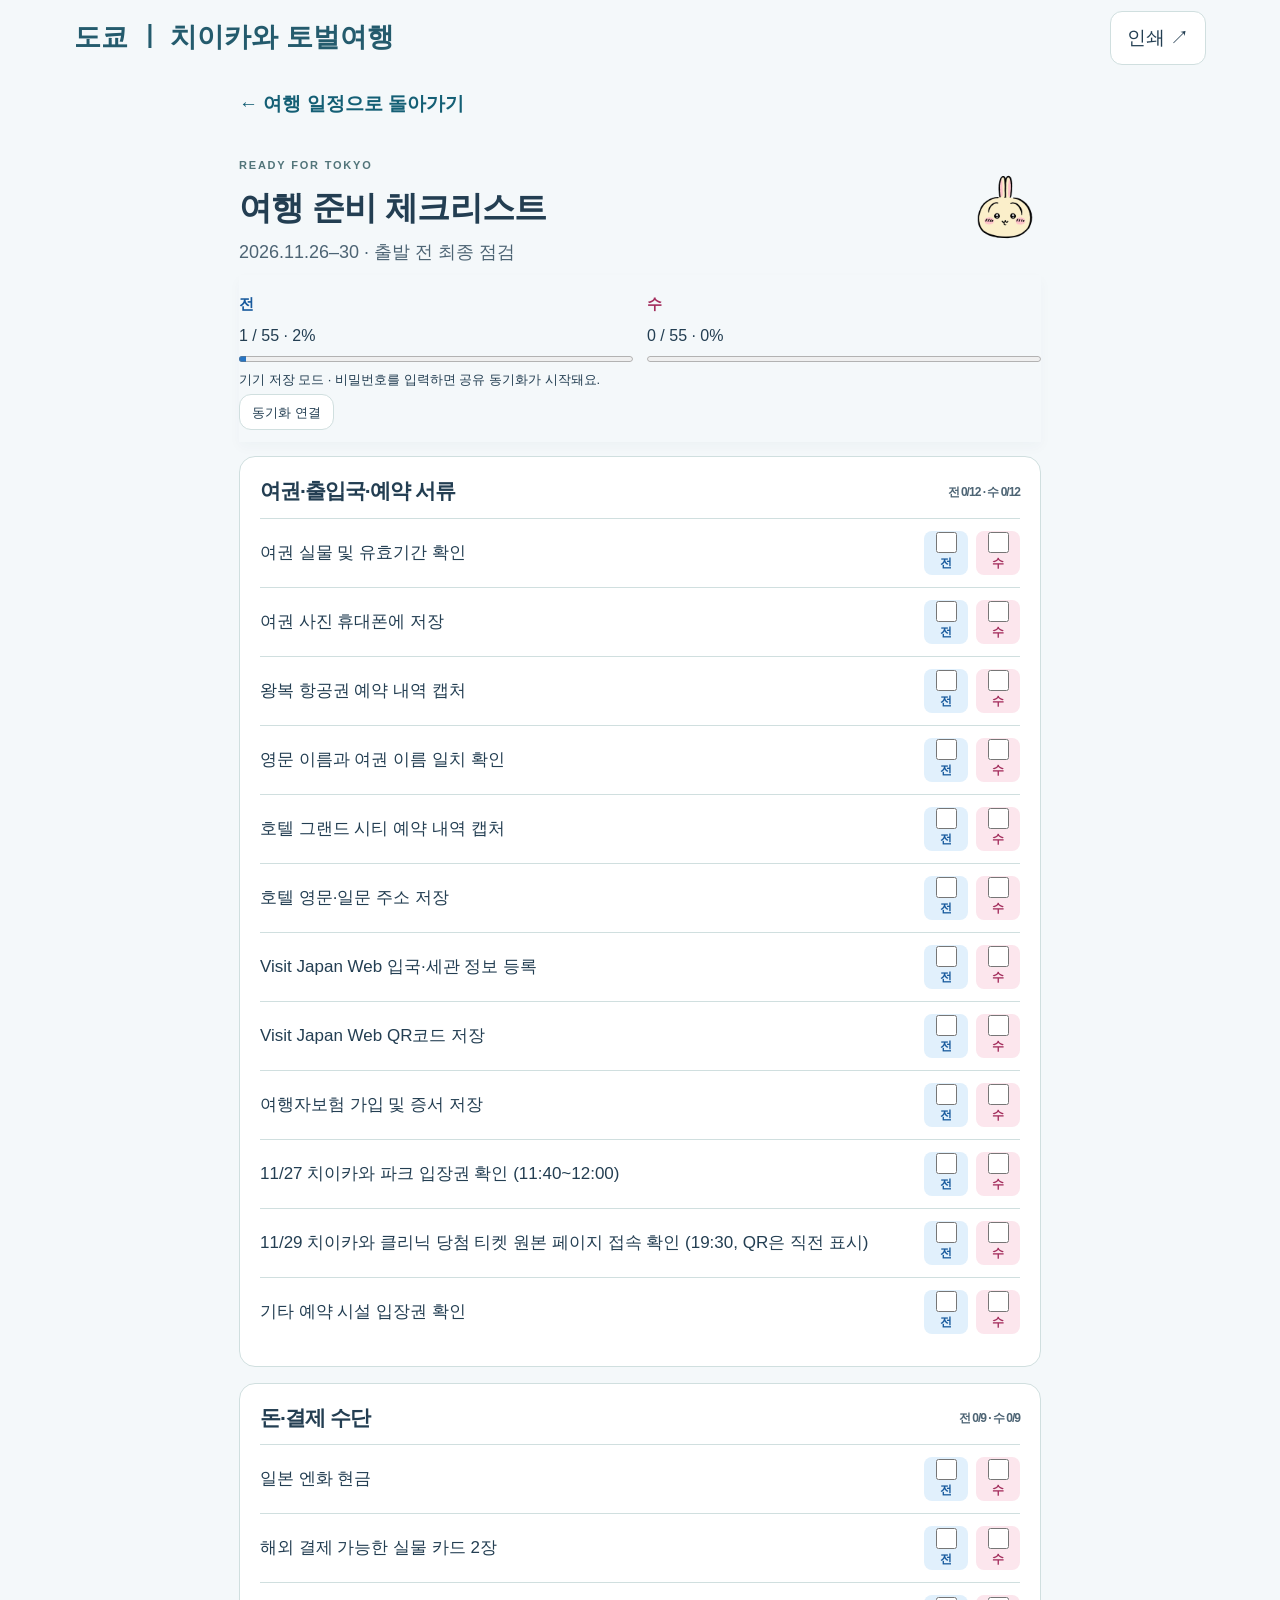
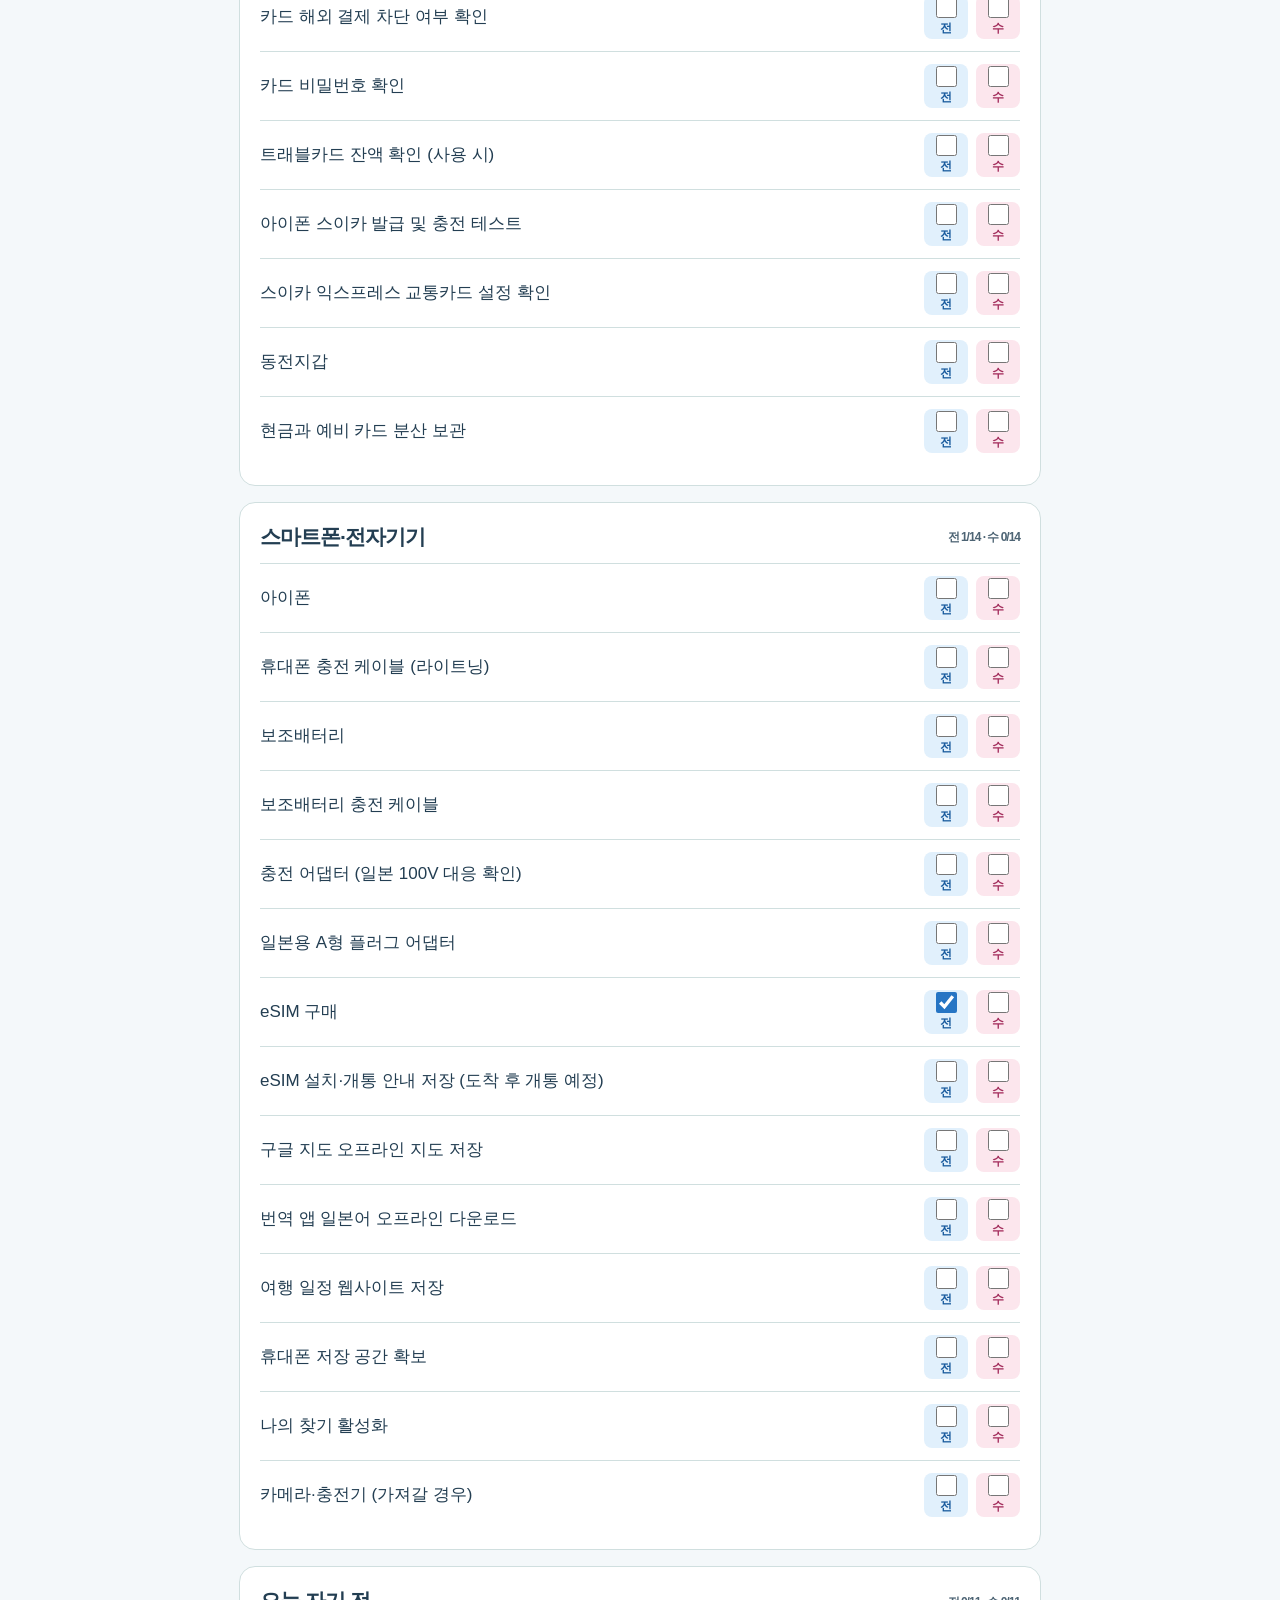
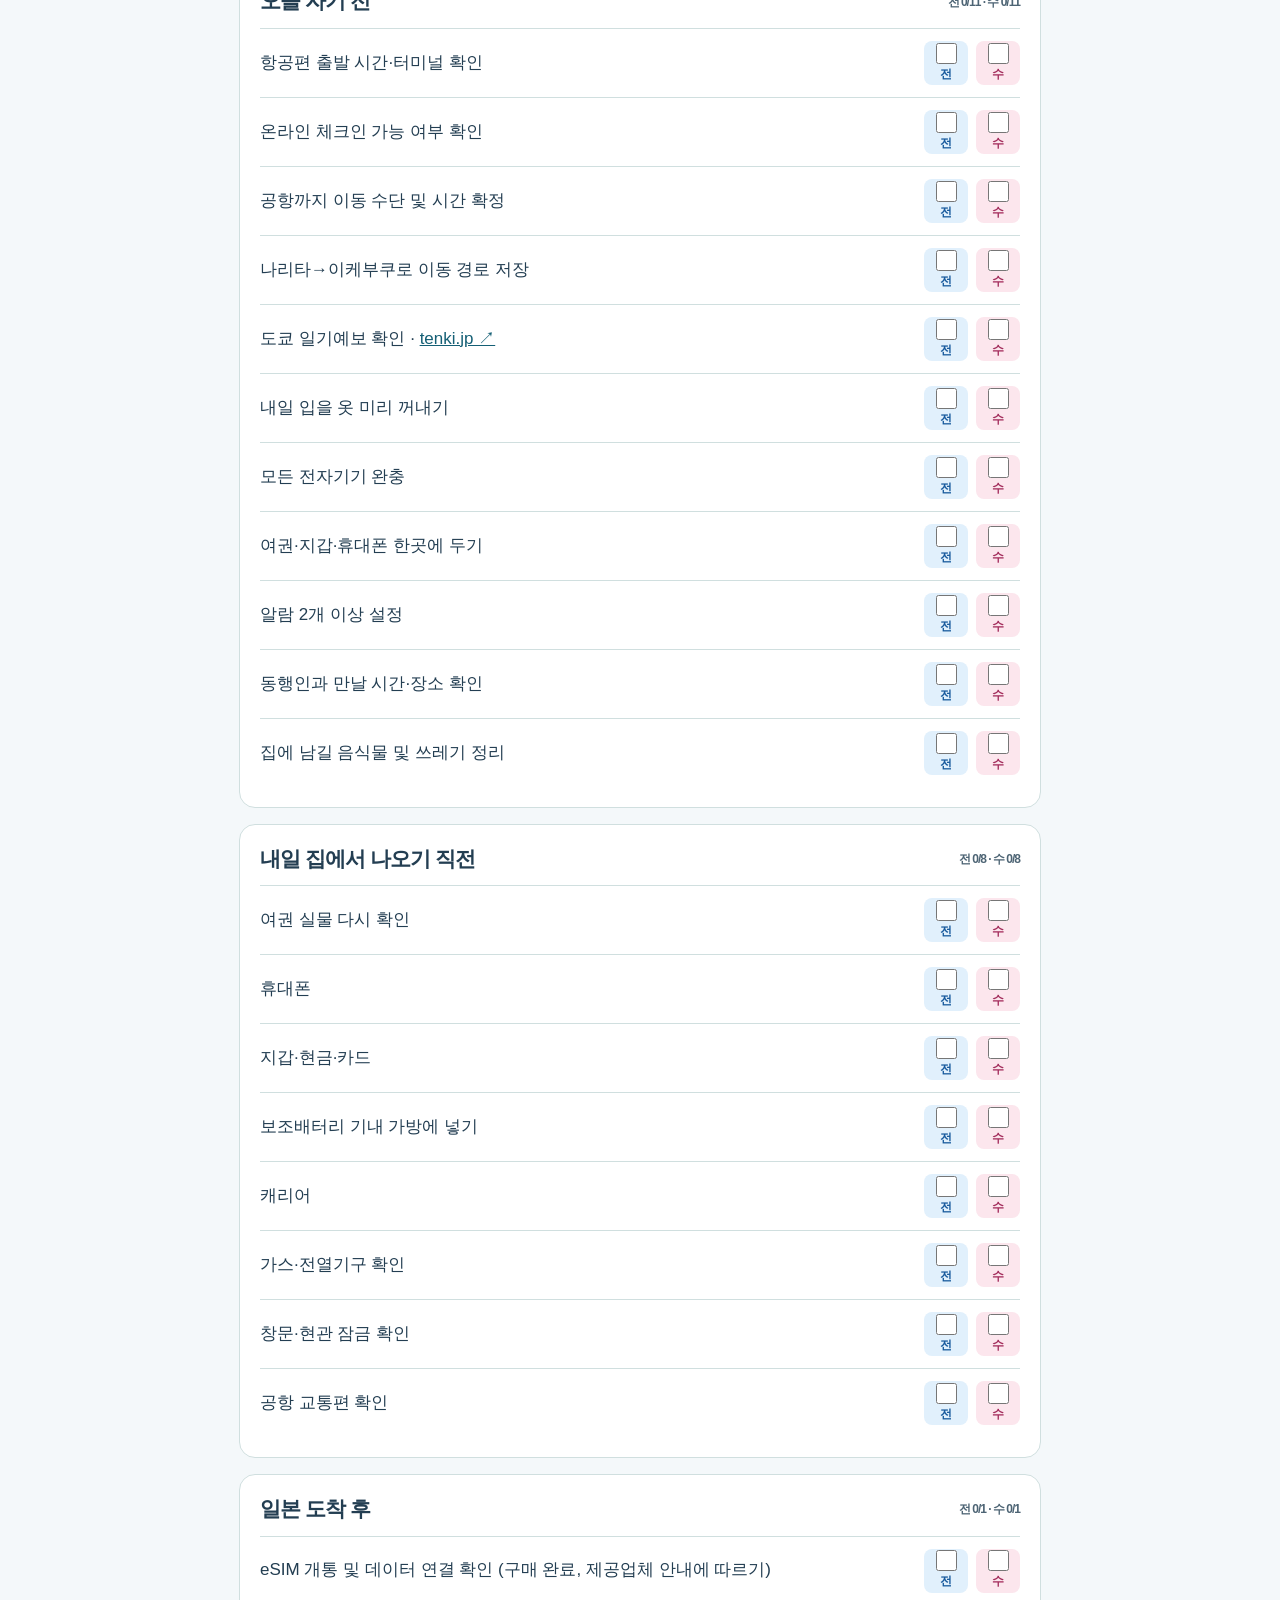
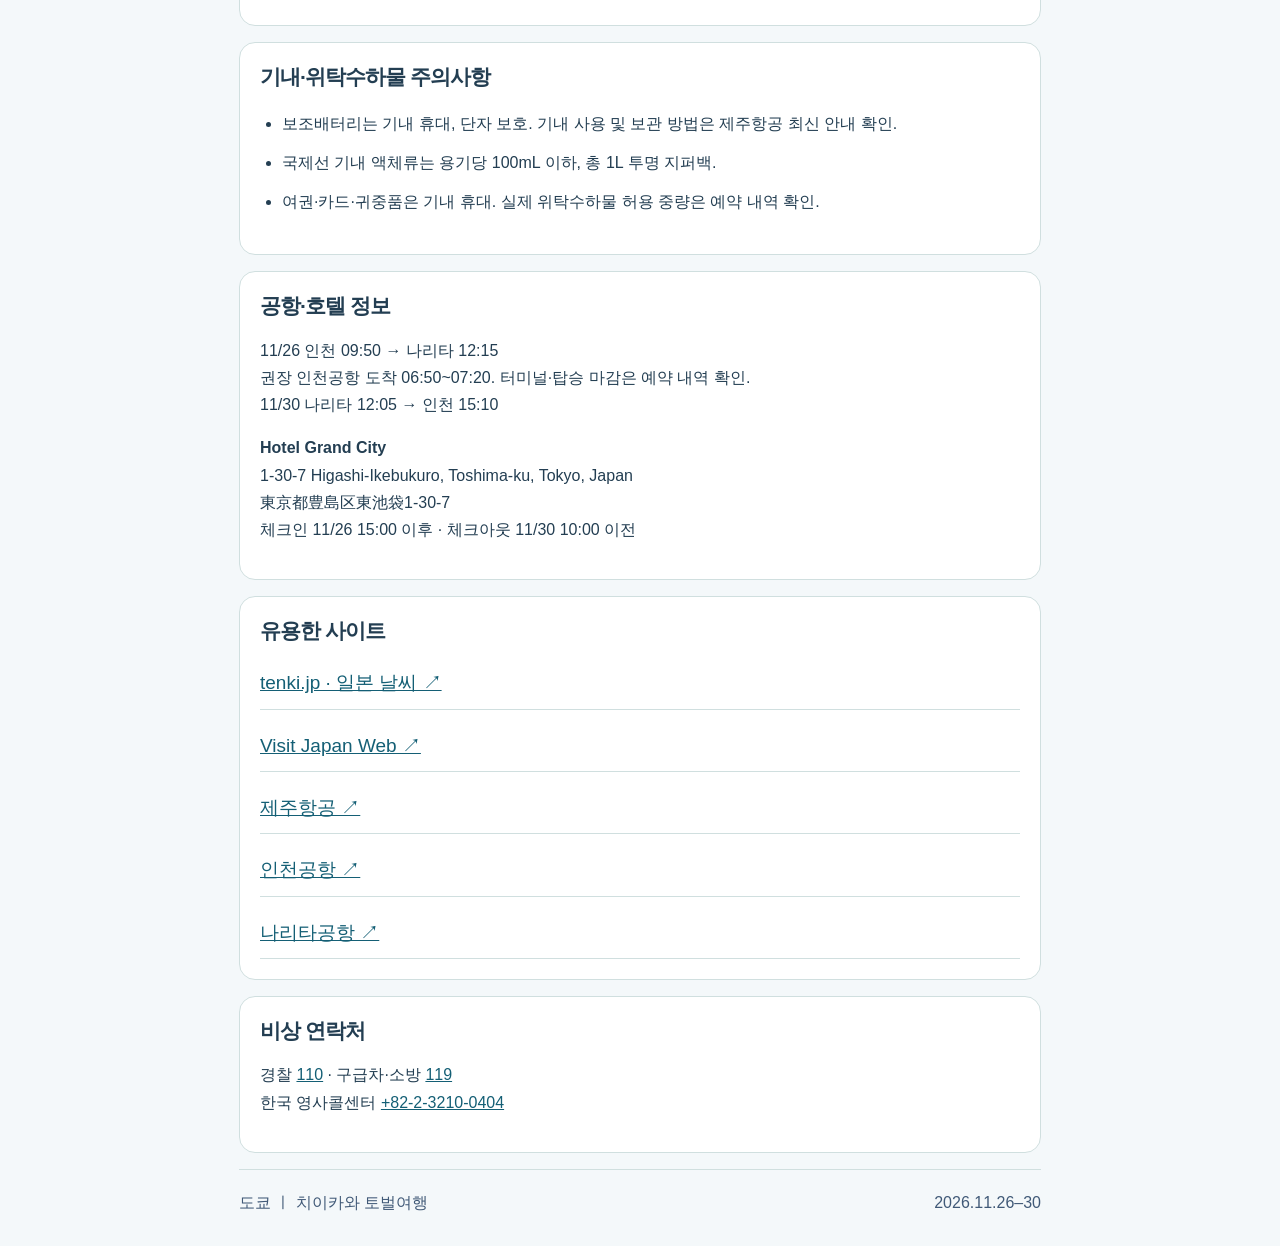
<file: prep.html>
<!doctype html>
<html lang="ko"><head><meta charset="utf-8"><meta name="viewport" content="width=device-width,initial-scale=1"><meta name="theme-color" content="#f4f8fa"><title>여행 준비 | 도쿄 치이카와 토벌여행</title><link rel="stylesheet" href="style.css?v=20261118"><link rel="stylesheet" href="mobile.css?v=20261119-ginza-daiso-r1"><style>
.prep-main{max-width:850px}.prep-nav{display:flex;gap:12px;align-items:center;flex-wrap:wrap;margin:12px 0 20px}.prep-nav a{font-weight:700}.prep-progress{position:sticky;top:0;z-index:5;background:#f4f8fa;padding:12px 0;margin-bottom:14px}.prep-progress progress{display:block;width:100%;height:12px;accent-color:var(--accent)}.prep-progress p{margin:4px 0;font-size:16px}.prep-section h2{display:flex;justify-content:space-between;align-items:center;gap:10px;font-size:21px;margin:0 0 12px}.prep-section h2 small{font-size:14px;color:var(--muted);white-space:nowrap}.prep-item{display:flex;gap:12px;align-items:flex-start;padding:12px 0;border-top:1px solid var(--line);cursor:pointer;font-size:17px;line-height:1.55}.prep-item input{margin-top:4px}.prep-item:has(input:checked) span{color:var(--muted);text-decoration:line-through}.prep-section p,.prep-section li{font-size:16px;line-height:1.7}.prep-section ul{padding-left:22px}.prep-section a{text-decoration:underline}.prep-main .trip-intro{padding-top:8px}.prep-main .trip-intro img{width:72px}.prep-links{display:grid;gap:10px}.prep-links a{display:block;padding:10px 0;border-bottom:1px solid var(--line)}@media(max-width:560px){.prep-section h2{font-size:19px}.prep-item{font-size:16px}.prep-main .trip-intro h1{font-size:27px}}@media print{.prep-progress{position:static}.prep-nav{display:none}.prep-section{break-inside:avoid}}
.prep-item{display:grid;grid-template-columns:minmax(0,1fr) 44px 44px;gap:8px;align-items:center;cursor:default}.prep-item:has(input:checked) span{color:inherit;text-decoration:none}.prep-item:has(input[data-person=jeon]:checked):has(input[data-person=su]:checked) .item-text{color:var(--muted);text-decoration:line-through}.person{display:flex;flex-direction:column;align-items:center;justify-content:center;min-height:44px;cursor:pointer;font-size:12px;font-weight:700;gap:1px;border-radius:8px}.person input{margin:0;width:21px;height:21px}.person-jeon{background:#e1f0fc;color:#185a9d!important}.person-jeon input{accent-color:#2675c4}.person-su{background:#fce6ed;color:#a32d5c!important}.person-su input{accent-color:#c44778}.person-progress{display:grid;grid-template-columns:1fr 1fr;gap:14px}.person-progress progress{accent-color:#2675c4}.person-progress>div+div progress{accent-color:#c44778}.person-progress strong{font-size:15px}.prep-section h2 small{font-size:12px}@media(max-width:560px){.prep-item{grid-template-columns:minmax(0,1fr) 40px 40px;gap:6px}}.sync-controls{display:flex;gap:6px;flex-wrap:wrap}.sync-controls button,#sync-form button{font-size:13px;padding:6px 12px;min-height:36px}#sync-form{display:flex;align-items:center;gap:6px;flex-wrap:wrap;margin:8px 0}#sync-form label{font-size:14px}#sync-password{flex:1;min-width:100px;width:auto;font-size:16px;padding:8px}#storage-note{font-size:13px}.prep-progress{box-shadow:0 5px 12px #233e5208}</style></head><body><header><a class="brand" href="./">도쿄 ㅣ 치이카와 토벌여행</a><button type="button" onclick="window.print()">인쇄 ↗</button></header><main class="prep-main"><div class="prep-nav"><a href="./">← 여행 일정으로 돌아가기</a></div><section class="trip-intro"><div><span class="eyebrow">READY FOR TOKYO</span><h1>여행 준비 체크리스트</h1><p>2026.11.26–30 · 출발 전 최종 점검</p></div><img src="asset/03usagi.webp" width="72" height="78" alt=""></section><div class="prep-progress"><div class="person-progress"><div><strong style="color:#185a9d">전</strong><p id="progress-jeon" role="status"></p><progress id="bar-jeon" value="0" max="1" aria-label="전 준비 완료율"></progress></div><div><strong style="color:#a32d5c">수</strong><p id="progress-su" role="status"></p><progress id="bar-su" value="0" max="1" aria-label="수 준비 완료율"></progress></div></div><p id="storage-note" aria-live="polite">기기 저장 모드 · 비밀번호를 입력하면 공유 동기화가 시작돼요.</p><div class="sync-controls"><button id="connect-sync" type="button">동기화 연결</button><button id="refresh-sync" type="button" hidden>새로고침</button><button id="disconnect-sync" type="button" hidden>연결 해제</button></div><form id="sync-form" hidden><label for="sync-password">공유 비밀번호</label><input id="sync-password" type="password" required autocomplete="current-password"><button type="submit">연결</button><button id="cancel-sync" type="button">취소</button></form></div><section class="panel prep-section"><h2>여권·출입국·예약 서류 <small id="count-0"></small></h2><div class="prep-item"><span class="item-text">여권 실물 및 유효기간 확인</span><label class="person person-jeon"><input type="checkbox" data-key="0-0" data-person="jeon" aria-label="전: 0-0"><span>전</span></label><label class="person person-su"><input type="checkbox" data-key="0-0" data-person="su" aria-label="수: 0-0"><span>수</span></label></div><div class="prep-item"><span class="item-text">여권 사진 휴대폰에 저장</span><label class="person person-jeon"><input type="checkbox" data-key="0-1" data-person="jeon" aria-label="전: 0-1"><span>전</span></label><label class="person person-su"><input type="checkbox" data-key="0-1" data-person="su" aria-label="수: 0-1"><span>수</span></label></div><div class="prep-item"><span class="item-text">왕복 항공권 예약 내역 캡처</span><label class="person person-jeon"><input type="checkbox" data-key="0-2" data-person="jeon" aria-label="전: 0-2"><span>전</span></label><label class="person person-su"><input type="checkbox" data-key="0-2" data-person="su" aria-label="수: 0-2"><span>수</span></label></div><div class="prep-item"><span class="item-text">영문 이름과 여권 이름 일치 확인</span><label class="person person-jeon"><input type="checkbox" data-key="0-3" data-person="jeon" aria-label="전: 0-3"><span>전</span></label><label class="person person-su"><input type="checkbox" data-key="0-3" data-person="su" aria-label="수: 0-3"><span>수</span></label></div><div class="prep-item"><span class="item-text">호텔 그랜드 시티 예약 내역 캡처</span><label class="person person-jeon"><input type="checkbox" data-key="0-4" data-person="jeon" aria-label="전: 0-4"><span>전</span></label><label class="person person-su"><input type="checkbox" data-key="0-4" data-person="su" aria-label="수: 0-4"><span>수</span></label></div><div class="prep-item"><span class="item-text">호텔 영문·일문 주소 저장</span><label class="person person-jeon"><input type="checkbox" data-key="0-5" data-person="jeon" aria-label="전: 0-5"><span>전</span></label><label class="person person-su"><input type="checkbox" data-key="0-5" data-person="su" aria-label="수: 0-5"><span>수</span></label></div><div class="prep-item"><span class="item-text">Visit Japan Web 입국·세관 정보 등록</span><label class="person person-jeon"><input type="checkbox" data-key="0-6" data-person="jeon" aria-label="전: 0-6"><span>전</span></label><label class="person person-su"><input type="checkbox" data-key="0-6" data-person="su" aria-label="수: 0-6"><span>수</span></label></div><div class="prep-item"><span class="item-text">Visit Japan Web QR코드 저장</span><label class="person person-jeon"><input type="checkbox" data-key="0-7" data-person="jeon" aria-label="전: 0-7"><span>전</span></label><label class="person person-su"><input type="checkbox" data-key="0-7" data-person="su" aria-label="수: 0-7"><span>수</span></label></div><div class="prep-item"><span class="item-text">여행자보험 가입 및 증서 저장</span><label class="person person-jeon"><input type="checkbox" data-key="0-8" data-person="jeon" aria-label="전: 0-8"><span>전</span></label><label class="person person-su"><input type="checkbox" data-key="0-8" data-person="su" aria-label="수: 0-8"><span>수</span></label></div><div class="prep-item"><span class="item-text">11/27 치이카와 파크 입장권 확인 (11:40~12:00)</span><label class="person person-jeon"><input type="checkbox" data-key="0-9" data-person="jeon" aria-label="전: 0-9"><span>전</span></label><label class="person person-su"><input type="checkbox" data-key="0-9" data-person="su" aria-label="수: 0-9"><span>수</span></label></div><div class="prep-item"><span class="item-text">11/29 치이카와 클리닉 당첨 티켓 원본 페이지 접속 확인 (19:30, QR은 직전 표시)</span><label class="person person-jeon"><input type="checkbox" data-key="0-10" data-person="jeon" aria-label="전: 0-10"><span>전</span></label><label class="person person-su"><input type="checkbox" data-key="0-10" data-person="su" aria-label="수: 0-10"><span>수</span></label></div><div class="prep-item"><span class="item-text">기타 예약 시설 입장권 확인</span><label class="person person-jeon"><input type="checkbox" data-key="0-11" data-person="jeon" aria-label="전: 0-11"><span>전</span></label><label class="person person-su"><input type="checkbox" data-key="0-11" data-person="su" aria-label="수: 0-11"><span>수</span></label></div></section><section class="panel prep-section"><h2>돈·결제 수단 <small id="count-1"></small></h2><div class="prep-item"><span class="item-text">일본 엔화 현금</span><label class="person person-jeon"><input type="checkbox" data-key="1-0" data-person="jeon" aria-label="전: 1-0"><span>전</span></label><label class="person person-su"><input type="checkbox" data-key="1-0" data-person="su" aria-label="수: 1-0"><span>수</span></label></div><div class="prep-item"><span class="item-text">해외 결제 가능한 실물 카드 2장</span><label class="person person-jeon"><input type="checkbox" data-key="1-1" data-person="jeon" aria-label="전: 1-1"><span>전</span></label><label class="person person-su"><input type="checkbox" data-key="1-1" data-person="su" aria-label="수: 1-1"><span>수</span></label></div><div class="prep-item"><span class="item-text">카드 해외 결제 차단 여부 확인</span><label class="person person-jeon"><input type="checkbox" data-key="1-2" data-person="jeon" aria-label="전: 1-2"><span>전</span></label><label class="person person-su"><input type="checkbox" data-key="1-2" data-person="su" aria-label="수: 1-2"><span>수</span></label></div><div class="prep-item"><span class="item-text">카드 비밀번호 확인</span><label class="person person-jeon"><input type="checkbox" data-key="1-3" data-person="jeon" aria-label="전: 1-3"><span>전</span></label><label class="person person-su"><input type="checkbox" data-key="1-3" data-person="su" aria-label="수: 1-3"><span>수</span></label></div><div class="prep-item"><span class="item-text">트래블카드 잔액 확인 (사용 시)</span><label class="person person-jeon"><input type="checkbox" data-key="1-4" data-person="jeon" aria-label="전: 1-4"><span>전</span></label><label class="person person-su"><input type="checkbox" data-key="1-4" data-person="su" aria-label="수: 1-4"><span>수</span></label></div><div class="prep-item"><span class="item-text">아이폰 스이카 발급 및 충전 테스트</span><label class="person person-jeon"><input type="checkbox" data-key="1-5" data-person="jeon" aria-label="전: 1-5"><span>전</span></label><label class="person person-su"><input type="checkbox" data-key="1-5" data-person="su" aria-label="수: 1-5"><span>수</span></label></div><div class="prep-item"><span class="item-text">스이카 익스프레스 교통카드 설정 확인</span><label class="person person-jeon"><input type="checkbox" data-key="1-6" data-person="jeon" aria-label="전: 1-6"><span>전</span></label><label class="person person-su"><input type="checkbox" data-key="1-6" data-person="su" aria-label="수: 1-6"><span>수</span></label></div><div class="prep-item"><span class="item-text">동전지갑</span><label class="person person-jeon"><input type="checkbox" data-key="1-7" data-person="jeon" aria-label="전: 1-7"><span>전</span></label><label class="person person-su"><input type="checkbox" data-key="1-7" data-person="su" aria-label="수: 1-7"><span>수</span></label></div><div class="prep-item"><span class="item-text">현금과 예비 카드 분산 보관</span><label class="person person-jeon"><input type="checkbox" data-key="1-8" data-person="jeon" aria-label="전: 1-8"><span>전</span></label><label class="person person-su"><input type="checkbox" data-key="1-8" data-person="su" aria-label="수: 1-8"><span>수</span></label></div></section><section class="panel prep-section"><h2>스마트폰·전자기기 <small id="count-2"></small></h2><div class="prep-item"><span class="item-text">아이폰</span><label class="person person-jeon"><input type="checkbox" data-key="2-0" data-person="jeon" aria-label="전: 2-0"><span>전</span></label><label class="person person-su"><input type="checkbox" data-key="2-0" data-person="su" aria-label="수: 2-0"><span>수</span></label></div><div class="prep-item"><span class="item-text">휴대폰 충전 케이블 (라이트닝)</span><label class="person person-jeon"><input type="checkbox" data-key="2-1" data-person="jeon" aria-label="전: 2-1"><span>전</span></label><label class="person person-su"><input type="checkbox" data-key="2-1" data-person="su" aria-label="수: 2-1"><span>수</span></label></div><div class="prep-item"><span class="item-text">보조배터리</span><label class="person person-jeon"><input type="checkbox" data-key="2-2" data-person="jeon" aria-label="전: 2-2"><span>전</span></label><label class="person person-su"><input type="checkbox" data-key="2-2" data-person="su" aria-label="수: 2-2"><span>수</span></label></div><div class="prep-item"><span class="item-text">보조배터리 충전 케이블</span><label class="person person-jeon"><input type="checkbox" data-key="2-3" data-person="jeon" aria-label="전: 2-3"><span>전</span></label><label class="person person-su"><input type="checkbox" data-key="2-3" data-person="su" aria-label="수: 2-3"><span>수</span></label></div><div class="prep-item"><span class="item-text">충전 어댑터 (일본 100V 대응 확인)</span><label class="person person-jeon"><input type="checkbox" data-key="2-4" data-person="jeon" aria-label="전: 2-4"><span>전</span></label><label class="person person-su"><input type="checkbox" data-key="2-4" data-person="su" aria-label="수: 2-4"><span>수</span></label></div><div class="prep-item"><span class="item-text">일본용 A형 플러그 어댑터</span><label class="person person-jeon"><input type="checkbox" data-key="2-5" data-person="jeon" aria-label="전: 2-5"><span>전</span></label><label class="person person-su"><input type="checkbox" data-key="2-5" data-person="su" aria-label="수: 2-5"><span>수</span></label></div><div class="prep-item"><span class="item-text">eSIM 구매</span><label class="person person-jeon"><input type="checkbox" data-key="2-6" data-person="jeon" aria-label="전: 2-6" checked><span>전</span></label><label class="person person-su"><input type="checkbox" data-key="2-6" data-person="su" aria-label="수: 2-6"><span>수</span></label></div><div class="prep-item"><span class="item-text">eSIM 설치·개통 안내 저장 (도착 후 개통 예정)</span><label class="person person-jeon"><input type="checkbox" data-key="2-7" data-person="jeon" aria-label="전: 2-7"><span>전</span></label><label class="person person-su"><input type="checkbox" data-key="2-7" data-person="su" aria-label="수: 2-7"><span>수</span></label></div><div class="prep-item"><span class="item-text">구글 지도 오프라인 지도 저장</span><label class="person person-jeon"><input type="checkbox" data-key="2-8" data-person="jeon" aria-label="전: 2-8"><span>전</span></label><label class="person person-su"><input type="checkbox" data-key="2-8" data-person="su" aria-label="수: 2-8"><span>수</span></label></div><div class="prep-item"><span class="item-text">번역 앱 일본어 오프라인 다운로드</span><label class="person person-jeon"><input type="checkbox" data-key="2-9" data-person="jeon" aria-label="전: 2-9"><span>전</span></label><label class="person person-su"><input type="checkbox" data-key="2-9" data-person="su" aria-label="수: 2-9"><span>수</span></label></div><div class="prep-item"><span class="item-text">여행 일정 웹사이트 저장</span><label class="person person-jeon"><input type="checkbox" data-key="2-10" data-person="jeon" aria-label="전: 2-10"><span>전</span></label><label class="person person-su"><input type="checkbox" data-key="2-10" data-person="su" aria-label="수: 2-10"><span>수</span></label></div><div class="prep-item"><span class="item-text">휴대폰 저장 공간 확보</span><label class="person person-jeon"><input type="checkbox" data-key="2-11" data-person="jeon" aria-label="전: 2-11"><span>전</span></label><label class="person person-su"><input type="checkbox" data-key="2-11" data-person="su" aria-label="수: 2-11"><span>수</span></label></div><div class="prep-item"><span class="item-text">나의 찾기 활성화</span><label class="person person-jeon"><input type="checkbox" data-key="2-12" data-person="jeon" aria-label="전: 2-12"><span>전</span></label><label class="person person-su"><input type="checkbox" data-key="2-12" data-person="su" aria-label="수: 2-12"><span>수</span></label></div><div class="prep-item"><span class="item-text">카메라·충전기 (가져갈 경우)</span><label class="person person-jeon"><input type="checkbox" data-key="2-13" data-person="jeon" aria-label="전: 2-13"><span>전</span></label><label class="person person-su"><input type="checkbox" data-key="2-13" data-person="su" aria-label="수: 2-13"><span>수</span></label></div></section><section class="panel prep-section"><h2>오늘 자기 전 <small id="count-3"></small></h2><div class="prep-item"><span class="item-text">항공편 출발 시간·터미널 확인</span><label class="person person-jeon"><input type="checkbox" data-key="3-0" data-person="jeon" aria-label="전: 3-0"><span>전</span></label><label class="person person-su"><input type="checkbox" data-key="3-0" data-person="su" aria-label="수: 3-0"><span>수</span></label></div><div class="prep-item"><span class="item-text">온라인 체크인 가능 여부 확인</span><label class="person person-jeon"><input type="checkbox" data-key="3-1" data-person="jeon" aria-label="전: 3-1"><span>전</span></label><label class="person person-su"><input type="checkbox" data-key="3-1" data-person="su" aria-label="수: 3-1"><span>수</span></label></div><div class="prep-item"><span class="item-text">공항까지 이동 수단 및 시간 확정</span><label class="person person-jeon"><input type="checkbox" data-key="3-2" data-person="jeon" aria-label="전: 3-2"><span>전</span></label><label class="person person-su"><input type="checkbox" data-key="3-2" data-person="su" aria-label="수: 3-2"><span>수</span></label></div><div class="prep-item"><span class="item-text">나리타→이케부쿠로 이동 경로 저장</span><label class="person person-jeon"><input type="checkbox" data-key="3-3" data-person="jeon" aria-label="전: 3-3"><span>전</span></label><label class="person person-su"><input type="checkbox" data-key="3-3" data-person="su" aria-label="수: 3-3"><span>수</span></label></div><div class="prep-item"><span class="item-text">도쿄 일기예보 확인 · <a href="https://tenki.jp/" target="_blank" rel="noopener">tenki.jp ↗</a></span><label class="person person-jeon"><input type="checkbox" data-key="3-4" data-person="jeon" aria-label="전: 3-4"><span>전</span></label><label class="person person-su"><input type="checkbox" data-key="3-4" data-person="su" aria-label="수: 3-4"><span>수</span></label></div><div class="prep-item"><span class="item-text">내일 입을 옷 미리 꺼내기</span><label class="person person-jeon"><input type="checkbox" data-key="3-5" data-person="jeon" aria-label="전: 3-5"><span>전</span></label><label class="person person-su"><input type="checkbox" data-key="3-5" data-person="su" aria-label="수: 3-5"><span>수</span></label></div><div class="prep-item"><span class="item-text">모든 전자기기 완충</span><label class="person person-jeon"><input type="checkbox" data-key="3-6" data-person="jeon" aria-label="전: 3-6"><span>전</span></label><label class="person person-su"><input type="checkbox" data-key="3-6" data-person="su" aria-label="수: 3-6"><span>수</span></label></div><div class="prep-item"><span class="item-text">여권·지갑·휴대폰 한곳에 두기</span><label class="person person-jeon"><input type="checkbox" data-key="3-7" data-person="jeon" aria-label="전: 3-7"><span>전</span></label><label class="person person-su"><input type="checkbox" data-key="3-7" data-person="su" aria-label="수: 3-7"><span>수</span></label></div><div class="prep-item"><span class="item-text">알람 2개 이상 설정</span><label class="person person-jeon"><input type="checkbox" data-key="3-8" data-person="jeon" aria-label="전: 3-8"><span>전</span></label><label class="person person-su"><input type="checkbox" data-key="3-8" data-person="su" aria-label="수: 3-8"><span>수</span></label></div><div class="prep-item"><span class="item-text">동행인과 만날 시간·장소 확인</span><label class="person person-jeon"><input type="checkbox" data-key="3-9" data-person="jeon" aria-label="전: 3-9"><span>전</span></label><label class="person person-su"><input type="checkbox" data-key="3-9" data-person="su" aria-label="수: 3-9"><span>수</span></label></div><div class="prep-item"><span class="item-text">집에 남길 음식물 및 쓰레기 정리</span><label class="person person-jeon"><input type="checkbox" data-key="3-10" data-person="jeon" aria-label="전: 3-10"><span>전</span></label><label class="person person-su"><input type="checkbox" data-key="3-10" data-person="su" aria-label="수: 3-10"><span>수</span></label></div></section><section class="panel prep-section"><h2>내일 집에서 나오기 직전 <small id="count-4"></small></h2><div class="prep-item"><span class="item-text">여권 실물 다시 확인</span><label class="person person-jeon"><input type="checkbox" data-key="4-0" data-person="jeon" aria-label="전: 4-0"><span>전</span></label><label class="person person-su"><input type="checkbox" data-key="4-0" data-person="su" aria-label="수: 4-0"><span>수</span></label></div><div class="prep-item"><span class="item-text">휴대폰</span><label class="person person-jeon"><input type="checkbox" data-key="4-1" data-person="jeon" aria-label="전: 4-1"><span>전</span></label><label class="person person-su"><input type="checkbox" data-key="4-1" data-person="su" aria-label="수: 4-1"><span>수</span></label></div><div class="prep-item"><span class="item-text">지갑·현금·카드</span><label class="person person-jeon"><input type="checkbox" data-key="4-2" data-person="jeon" aria-label="전: 4-2"><span>전</span></label><label class="person person-su"><input type="checkbox" data-key="4-2" data-person="su" aria-label="수: 4-2"><span>수</span></label></div><div class="prep-item"><span class="item-text">보조배터리 기내 가방에 넣기</span><label class="person person-jeon"><input type="checkbox" data-key="4-3" data-person="jeon" aria-label="전: 4-3"><span>전</span></label><label class="person person-su"><input type="checkbox" data-key="4-3" data-person="su" aria-label="수: 4-3"><span>수</span></label></div><div class="prep-item"><span class="item-text">캐리어</span><label class="person person-jeon"><input type="checkbox" data-key="4-4" data-person="jeon" aria-label="전: 4-4"><span>전</span></label><label class="person person-su"><input type="checkbox" data-key="4-4" data-person="su" aria-label="수: 4-4"><span>수</span></label></div><div class="prep-item"><span class="item-text">가스·전열기구 확인</span><label class="person person-jeon"><input type="checkbox" data-key="4-5" data-person="jeon" aria-label="전: 4-5"><span>전</span></label><label class="person person-su"><input type="checkbox" data-key="4-5" data-person="su" aria-label="수: 4-5"><span>수</span></label></div><div class="prep-item"><span class="item-text">창문·현관 잠금 확인</span><label class="person person-jeon"><input type="checkbox" data-key="4-6" data-person="jeon" aria-label="전: 4-6"><span>전</span></label><label class="person person-su"><input type="checkbox" data-key="4-6" data-person="su" aria-label="수: 4-6"><span>수</span></label></div><div class="prep-item"><span class="item-text">공항 교통편 확인</span><label class="person person-jeon"><input type="checkbox" data-key="4-7" data-person="jeon" aria-label="전: 4-7"><span>전</span></label><label class="person person-su"><input type="checkbox" data-key="4-7" data-person="su" aria-label="수: 4-7"><span>수</span></label></div></section><section class="panel prep-section"><h2>일본 도착 후 <small id="count-5"></small></h2><div class="prep-item"><span class="item-text">eSIM 개통 및 데이터 연결 확인 (구매 완료, 제공업체 안내에 따르기)</span><label class="person person-jeon"><input type="checkbox" data-key="5-0" data-person="jeon" aria-label="전: 5-0"><span>전</span></label><label class="person person-su"><input type="checkbox" data-key="5-0" data-person="su" aria-label="수: 5-0"><span>수</span></label></div></section><section class="panel prep-section"><h2>기내·위탁수하물 주의사항</h2><ul><li>보조배터리는 기내 휴대, 단자 보호. 기내 사용 및 보관 방법은 제주항공 최신 안내 확인.</li><li>국제선 기내 액체류는 용기당 100mL 이하, 총 1L 투명 지퍼백.</li><li>여권·카드·귀중품은 기내 휴대. 실제 위탁수하물 허용 중량은 예약 내역 확인.</li></ul></section><section class="panel prep-section"><h2>공항·호텔 정보</h2><p>11/26 인천 09:50 → 나리타 12:15<br>권장 인천공항 도착 06:50~07:20. 터미널·탑승 마감은 예약 내역 확인.<br>11/30 나리타 12:05 → 인천 15:10</p><p><strong>Hotel Grand City</strong><br>1-30-7 Higashi-Ikebukuro, Toshima-ku, Tokyo, Japan<br>東京都豊島区東池袋1-30-7<br>체크인 11/26 15:00 이후 · 체크아웃 11/30 10:00 이전</p></section><section class="panel prep-section"><h2>유용한 사이트</h2><div class="prep-links"><a href="https://tenki.jp/" target="_blank" rel="noopener">tenki.jp · 일본 날씨 ↗</a><a href="https://services.digital.go.jp/ko/visit-japan-web/" target="_blank" rel="noopener">Visit Japan Web ↗</a><a href="https://www.jejuair.net/" target="_blank" rel="noopener">제주항공 ↗</a><a href="https://www.airport.kr/" target="_blank" rel="noopener">인천공항 ↗</a><a href="https://www.narita-airport.jp/ko/" target="_blank" rel="noopener">나리타공항 ↗</a></div></section><section class="panel prep-section"><h2>비상 연락처</h2><p>경찰 <a href="tel:110">110</a> · 구급차·소방 <a href="tel:119">119</a><br>한국 영사콜센터 <a href="tel:+82232100404">+82-2-3210-0404</a></p></section><footer>도쿄 ㅣ 치이카와 토벌여행 <span>2026.11.26–30</span></footer></main><script>
(()=>{
'use strict';
const endpoint='https://script.google.com/macros/s/AKfycbx2PYFW1VGg1eA4n9WXDSpIT0WDGmlAQQyec632CEPTLcyae2CayUXjOTBTdXVe3Snr/exec';
const key='tokyo-prep-checklist-v2', pendingKey='tokyo-prep-pending-v1', passKey='tokyo-prep-session-password';
const inputs=[...document.querySelectorAll('input[data-key]')],people=['jeon','su'];
const $=id=>document.getElementById(id), note=$('storage-note'), form=$('sync-form');
const idOf=i=>i.dataset.person+':'+i.dataset.key;
const valid=new Set(inputs.map(idOf));
let saved={},pending={},password='',connected=false,busy=false,session=0,lastError='',storageError=false;
function load(k,fallback){try{return JSON.parse(localStorage.getItem(k)||'null')??fallback}catch{return fallback}}
function put(k,v){try{localStorage.setItem(k,JSON.stringify(v))}catch{storageError=true}}
const old=load('tokyo-prep-checklist-v1',{});saved=load(key,Object.fromEntries(Object.entries(old).map(([k,v])=>['jeon:'+k,!!v])));
pending=load(pendingKey,{});if(!pending||typeof pending!=='object')pending={};
for(const k of Object.keys(pending))if(!valid.has(k)||typeof pending[k]!=='boolean')delete pending[k];
function persist(){put(key,saved);put(pendingKey,pending)}
function render(){
  inputs.forEach(i=>{const k=idOf(i);if(Object.prototype.hasOwnProperty.call(saved,k))i.checked=!!saved[k]});
  people.forEach(person=>{const a=inputs.filter(i=>i.dataset.person===person),done=a.filter(i=>i.checked).length;$('progress-'+person).textContent=done+' / '+a.length+' · '+Math.round(done/a.length*100)+'%';const b=$('bar-'+person);b.max=a.length;b.value=done});
  document.querySelectorAll('.prep-section').forEach((s,i)=>{const c=$('count-'+i);if(c)c.textContent=people.map((p,j)=>{const a=[...s.querySelectorAll('input[data-person="'+p+'"]')];return (j?'수 ':'전 ')+a.filter(x=>x.checked).length+'/'+a.length}).join(' · ')});
  $('connect-sync').hidden=connected;$('refresh-sync').hidden=!connected;$('disconnect-sync').hidden=!connected;
  $('refresh-sync').disabled=busy;
}
function status(t){note.textContent=t+(storageError?' · 기기 저장 실패':'')}
function merge(remote){
  if(!remote||typeof remote!=='object'||Array.isArray(remote))throw Error('Invalid response');
  for(const i of inputs){
    const k=idOf(i);
    if(Object.prototype.hasOwnProperty.call(pending,k))saved[k]=pending[k];
    else if(Object.prototype.hasOwnProperty.call(remote,k))saved[k]=remote[k]===true;
    else if(!Object.prototype.hasOwnProperty.call(saved,k))saved[k]=i.defaultChecked;
  }
  persist();render();
}
async function request(action,extra={},pw=password){
  const controller=new AbortController(),timeout=setTimeout(()=>controller.abort(),18000);
  try{
    const response=await fetch(endpoint,{method:'POST',headers:{'Content-Type':'text/plain;charset=UTF-8'},body:JSON.stringify({action,password:pw,...extra}),redirect:'follow',cache:'no-store',signal:controller.signal});
    if(!response.ok)throw Error('HTTP '+response.status);
    const result=await response.json();
    if(!result.ok)throw Error(result.error||'Server error');
    return result.state;
  }finally{clearTimeout(timeout)}
}
function fail(e){lastError=e.message==='Unauthorized'?'비밀번호가 올바르지 않아요.': '서버 연결 실패 · 기기 기록 유지, 다시 시도해 주세요.';status(lastError)}
async function sync(){
  if(!connected||busy)return;
  busy=true;render();const epoch=session;
  try{
    while(connected&&epoch===session&&Object.keys(pending).length){
      const [k,v]=Object.entries(pending)[0], [person,id]=k.split(':');
      const remote=await request('update',{person,id,checked:v});
      if(epoch!==session)return;
      if(pending[k]===v)delete pending[k];
      merge(remote);
    }
    if(!connected||epoch!==session)return;
    const remote=await request('read');
    if(epoch!==session)return;
    merge(remote);lastError='';status(Object.keys(pending).length?'저장 대기 중…':'공유 동기화 완료 · '+new Date().toLocaleTimeString('ko-KR',{hour:'2-digit',minute:'2-digit',second:'2-digit'}));
  }catch(e){if(epoch===session)fail(e)}
  finally{busy=false;render()}
}
async function connect(pw){
  if(busy)return;
  busy=true;const epoch=++session;status('공유 서버 연결 중…');
  try{
    const remote=await request('read',{},pw);
    if(epoch!==session)return;
    if(!remote||typeof remote!=='object'||Array.isArray(remote))throw Error('Invalid response');
    password=pw;connected=true;
    // Only upload local checked records when no server value exists. Existing shared data wins.
    for(const i of inputs){const k=idOf(i);if(!Object.prototype.hasOwnProperty.call(remote,k)&&!Object.prototype.hasOwnProperty.call(pending,k)&&(saved[k]===true||(!Object.prototype.hasOwnProperty.call(saved,k)&&i.defaultChecked)))pending[k]=true}
    merge(remote);try{sessionStorage.setItem(passKey,pw)}catch{}
    form.hidden=true;$('sync-password').value='';status('공유 연결 완료 · 저장 중…');
  }catch(e){if(epoch===session){connected=false;password='';try{sessionStorage.removeItem(passKey)}catch{};fail(e);form.hidden=false}}
  finally{busy=false;render()}
  if(connected)sync();
}
inputs.forEach(i=>{
  const k=idOf(i);i.setAttribute('aria-label',(i.dataset.person==='jeon'?'전: ':'수: ')+i.closest('.prep-item').querySelector('.item-text').textContent);
  i.addEventListener('change',()=>{saved[k]=i.checked;pending[k]=i.checked;persist();render();if(connected){status('공유 저장 대기 중…');sync()}else status('기기 저장 완료 · 동기화 미연결')});
});
$('connect-sync').addEventListener('click',()=>{form.hidden=false;$('sync-password').focus()});
$('cancel-sync').addEventListener('click',()=>{form.hidden=true;$('sync-password').value=''});
form.addEventListener('submit',e=>{e.preventDefault();connect($('sync-password').value)});
$('refresh-sync').addEventListener('click',sync);
$('disconnect-sync').addEventListener('click',()=>{session++;connected=false;password='';try{sessionStorage.removeItem(passKey)}catch{};render();status('공유 연결 해제 · 기기 기록 유지')});
window.addEventListener('online',sync);window.addEventListener('focus',sync);document.addEventListener('visibilitychange',()=>{if(!document.hidden)sync()});
setInterval(()=>{if(!document.hidden)sync()},10000);
render();try{const pw=sessionStorage.getItem(passKey);if(pw)connect(pw)}catch{}
})();
</script></body></html>
</file>
<file: style.css>
500;600;700;800&display=swap');
:root{--ink:#4b5654;--muted:#82908b;--green:#628b7b;--pink:#f6e2e2;--line:#e5e9e1}*{box-sizing:border-box}body{margin:0;background:#fafbf6;color:var(--ink);font:14px 'Noto Sans KR',sans-serif}button,a,input,textarea{font:inherit}a{color:var(--green);text-decoration:none}a:hover{text-decoration:underline}button{cursor:pointer;background:#fff;border:1px solid var(--line);border-radius:12px;padding:10px 16px;color:var(--ink)}button:hover{background:#edf4ed}button:focus-visible,a:focus-visible{outline:3px solid #a8c9b5;outline-offset:3px}header{height:80px;max-width:1220px;margin:auto;display:flex;align-items:center;justify-content:space-between;padding:0 24px}.brand{font-size:23px;font-weight:800;color:#597e6d}.brand small{font-size:12px;font-weight:400;margin-left:16px;color:var(--muted)}main{max-width:1220px;margin:auto;padding:0 24px}.hero{min-height:285px;background:#edf3e9;border:1px solid #dfe8da;border-radius:25px;padding:38px 42px;display:flex;justify-content:space-between;overflow:hidden;position:relative}.eyebrow{font-size:10px;letter-spacing:2px;font-weight:800;color:#7b9d89}h1{font-size:35px;line-height:1.5;letter-spacing:-1.6px;margin:9px 0 12px}h1 span{color:#d9a4a3}.hero p{color:#7c8c7f;font-size:12px}.pills{display:flex;gap:8px;flex-wrap:wrap;margin-top:23px}.pills span{font-size:10px;background:#fff9;padding:7px 11px;border-radius:20px}.tripfacts{display:grid;grid-template-columns:1fr 1fr 1fr;padding:23px 0;gap:20px}.tripfacts div{font-size:12px;padding-left:16px;border-left:2px solid #e7e8df}.tripfacts span{display:block;font-size:10px;margin:7px 0 0 19px;color:var(--muted)}nav{display:flex;gap:10px;border-bottom:1px solid var(--line);padding:7px 0 20px;position:sticky;top:0;background:#fafbf6f5;z-index:5}nav button{flex:1;text-align:left;padding:13px 17px;border-radius:14px}nav button small{display:block;margin-top:5px;font-size:10px;color:var(--muted)}nav button.active{background:#6b8e7e;color:white;border-color:#6b8e7e;box-shadow:0 4px 10px #6b8e7e20}nav button.active small{color:#e6eee7}.layout{display:grid;grid-template-columns:minmax(0,1fr) 302px;gap:30px;margin:30px 0 48px}.dayhead{display:flex;justify-content:space-between;align-items:center}h2{font-size:25px;letter-spacing:-1px;margin:8px 0}#daydesc{font-size:11px;color:var(--muted);margin:8px 0 22px}.date-stamp{font-size:13px;border:1px dashed #c8d7c8;border-radius:50%;padding:17px;color:#78927e}.routecard,.panel{background:white;border:1px solid var(--line);border-radius:17px;padding:20px}.section-label{display:flex;justify-content:space-between;align-items:center;gap:10px}.section-label a,.section-label span{font-size:9px}.section-label strong{font-size:12px}#route{display:flex;align-items:center;flex-wrap:wrap;gap:9px;margin:21px 0}#route span{background:#edf3ed;padding:7px 10px;border-radius:20px;font-size:10px}#route b{color:#b0c2b2;font-weight:400}.subtle{font-size:10px;color:var(--muted);line-height:1.8}.timeline-label{margin:25px 0 12px}h3{font-size:13px;margin:0 0 12px}.timeline-label h3{margin:0}.stop{position:relative;display:grid;grid-template-columns:58px 1fr;gap:18px;padding-bottom:18px}.stop:before{content:'';position:absolute;left:65px;top:23px;bottom:0;border-left:1px dashed #d5dfd4}.time{font-size:11px;color:#91a08f;padding-top:21px}.stop-card{position:relative;background:#fff;border:1px solid var(--line);border-radius:15px;padding:19px;cursor:pointer}.stop-card:before{content:'';position:absolute;left:-16px;top:24px;background:#b5ccb7;border:3px solid #fafbf6;width:7px;height:7px;border-radius:50%}.stop-card.selected{border-color:#91b39c;box-shadow:0 3px 14px #6b8e7e0a}.stop-card.reserved{background:#fff9f5;border-color:#ecd8c7}.stop-top{display:flex;justify-content:space-between;gap:12px}.stop-title{font-size:14px;font-weight:700}.tag{font-size:9px;padding:4px 8px;background:#edf3eb;color:#7c927b;border-radius:6px;white-space:nowrap}.reserved .tag{background:#f4e5d8;color:#ac8568}.stop-card p{font-size:11px;line-height:1.8;color:#879085;margin:10px 0}.stop-actions{display:flex;align-items:center;gap:15px;font-size:10px}.stop-actions label{margin-left:auto;color:#8b9987;cursor:pointer}.transfer{font-size:10px;color:#90a08d;margin:13px 0 0}.panel{margin-bottom:17px}.map-panel iframe{width:100%;height:200px;border:0;border-radius:11px;background:#edf2e9}.map-panel strong{display:block;font-size:12px;margin:14px 0 7px}.map-panel a{font-size:10px}.map-panel small{display:block;font-size:9px;color:var(--muted);line-height:1.8;margin-top:10px}.peach{background:#fcf2e9}.panel p{font-size:11px;line-height:1.9}.panel .eyebrow{font-size:8px}.panel h3{margin-top:6px}#checklist label{display:block;font-size:11px;padding:8px 0}input[type=checkbox]{accent-color:#789b83}textarea,input:not([type=checkbox]){border:1px solid var(--line);border-radius:9px;background:#fafbf7;padding:12px;color:var(--ink);width:100%;outline-color:#a3bfa5}textarea{height:95px;resize:vertical}#saved{font-size:9px;color:var(--muted)}#shopform{display:grid;gap:8px}#shopform input,#shopform button{font-size:10px}#shops a{display:inline-block;margin-top:10px;font-size:11px}#shops button{font-size:9px;padding:3px 7px;margin-left:7px}footer{border-top:1px solid var(--line);padding:20px 0 30px;font-size:10px;color:#96a28f;display:flex;justify-content:space-between}@media(max-width:850px){.layout{grid-template-columns:1fr}.art{width:220px}.hero{padding:25px}h1{font-size:28px}.tripfacts{gap:8px}.tripfacts div{padding-left:8px;font-size:10px}.tripfacts span{margin-left:0}.brand small{display:none}aside{display:grid;grid-template-columns:1fr 1fr;gap:15px}.panel{margin:0 0 16px}.map-panel{grid-row:span 2}}@media(max-width:560px){main{padding:0 16px}header{height:66px;padding:0 16px}.hero{padding:25px 20px;min-height:330px}.hero>div:first-child{z-index:3}.hero p{max-width:210px;line-height:1.8}.art{position:absolute;right:-35px;bottom:14px;transform:scale(.65);transform-origin:bottom right;height:220px}.pills{max-width:245px;gap:5px}.pills span{font-size:9px}.tripfacts{grid-template-columns:1fr;padding:16px 0;gap:13px}.tripfacts span{display:inline;margin-left:8px;font-size:9px}nav{gap:5px;overflow:auto;padding-bottom:12px}nav button{min-width:72px;padding:10px 8px;font-size:11px}nav button small{font-size:8px}.layout{margin-top:22px;gap:20px}h2{font-size:21px}.date-stamp{padding:11px;font-size:10px}.routecard{padding:15px}.section-label a{font-size:8px}.stop{grid-template-columns:40px 1fr;gap:12px}.stop:before{left:41px}.stop-card{padding:15px}.stop-title{font-size:12px}.stop-actions{gap:9px;font-size:9px}aside{display:block}footer{display:block;line-height:2}footer span{display:block}}@media print{header button,nav,iframe,form,textarea,aside{display:none}.layout{display:block}.hero{min-height:0}.art{display:none}.stop{break-inside:avoid}body{background:white}.stop-card{box-shadow:none}}

/* Readable contrast and comfortable type sizes. */
:root{--ink:#18334f;--muted:#455b70;--green:#0758b5;--line:#b7cce1}
body{background:#f2f8ff;font-size:15px;line-height:1.65}
.brand{color:#084d99}.brand small{font-size:13px}.hero{min-height:0;padding:26px 34px;background:#dff2ff;border-color:#9fc7ea}.hero h1{font-size:32px;line-height:1.35}.hero p{color:#254d70;font-size:15px;max-width:none}.hero h1 span{color:#bd3e76}.eyebrow,.panel .eyebrow{color:#145d98;font-size:12px}.pills{margin-top:17px}.pills span{font-size:13px;background:#fff;border:1px solid #9fc7ea;color:#204b72}.tripfacts div{font-size:14px;border-left-color:#469ad1}.tripfacts span{font-size:13px;color:#39536e}nav{background:#f2f8ff}nav button{font-size:15px;font-weight:700;border-color:#abc7e0}nav button small{font-size:13px;font-weight:500;color:#455b70}nav button.active{background:#0865c7;border-color:#0865c7}nav button.active small{color:#fff}#daydesc{font-size:14px;color:#455b70}.date-stamp{color:#174e82;border-color:#6eaddd;font-weight:700}.section-label strong,h3{font-size:16px}.section-label a,.section-label span{font-size:12px}#route span{font-size:13px;color:#164a78;background:#deefff}#route b{color:#1974b5}.subtle{font-size:13px;color:#455b70}.time{font-size:14px;color:#155999;font-weight:700}.stop-title{font-size:17px}.stop-card p{font-size:14px;color:#344e67;line-height:1.85}.stop-actions{font-size:13px;flex-wrap:wrap}.stop-actions a,.map-panel a{font-weight:700;text-decoration:underline;text-underline-offset:3px}.stop-actions label{color:#284d70}.transfer{font-size:13px;color:#365978}.tag{font-size:12px;color:#155889;background:#dcf0ff;font-weight:600}.reserved .tag{background:#f5dcc5;color:#71451f}.stop-card.reserved{background:#fff6ec;border-color:#c89c73}.stop-card.selected{border:2px solid #0671c9;padding:18px}.map-panel strong{font-size:14px}.map-panel a,.map-panel small{font-size:13px}.panel p,#checklist label{font-size:14px}.panel.peach{background:#f7eadb}#saved{font-size:12px}#shopform input,#shopform button,#shops a{font-size:13px}input::placeholder,textarea::placeholder{color:#56677a;opacity:1}footer{font-size:12px;color:#455b70}
@media(max-width:560px){.hero{min-height:0;padding:22px}.hero h1{font-size:28px}.pills{max-width:none}.tripfacts div{font-size:13px}.tripfacts span{font-size:12px}nav button{font-size:13px;min-width:83px}nav button small{font-size:11px}.section-label{flex-wrap:wrap}.section-label a{font-size:12px}.stop{grid-template-columns:44px 1fr}.stop:before{left:45px}.stop-title{font-size:16px}.stop-card.selected{padding:14px}.stop-actions{font-size:12px}.time{font-size:13px}.stop-top{flex-wrap:wrap}}

/* Sky, sea, sunshine and pink accents from the supplied reference. */
:root{--ink:#18334f;--muted:#455b70;--green:#0758b5;--line:#b7cce1}
.hero{background:#0964cb;color:#fff;align-items:center;gap:30px;border:2px solid #0754ab;padding:26px 32px}.hero .eyebrow{color:#fff1a6}.hero h1{font-size:36px;line-height:1.35;letter-spacing:-1px}.hero h1 span{color:#ffe58e}.hero p{color:#fff;font-size:15px;max-width:470px}.hero .pills span{color:#144575;border:1px solid #fff;background:#fff7cf}.character-visual{margin:0;width:285px;flex-shrink:0;background:#ffeaf0;border:3px solid #fff;border-radius:20px;overflow:hidden;box-shadow:6px 6px 0 #074b9b}.character-visual img{width:100%;height:220px;object-fit:contain;display:block;background:#ffebef}.character-visual figcaption{font-size:12px;text-align:center;font-weight:700;color:#6e3156;background:#ffe1ec;padding:8px}h1,h2,h3,.stop-title{font-weight:800}.tripfacts div{border-left:3px solid #1a8bd5}.tripfacts div:last-child{border-color:#e96192}.date-stamp{background:#e3f3ff}.stop-card.reserved{background:#fff6d8;border:2px solid #dfb737}.reserved .tag{background:#ffe078;color:#604400}.stop-card:before{background:#1189d2}.stop:before{border-color:#8ebadc}.tag{border:1px solid #b1d7f2}.panel.peach{background:#fff0f5;border-color:#e3b5c6}.mini-character{width:55px;height:55px;object-fit:contain;vertical-align:middle;margin-left:8px}button:hover{background:#dfedff}input[type=checkbox]{accent-color:#0865c7}textarea,input:not([type=checkbox]){background:#f8fbff;border-color:#a9c4df}footer{color:#405977}.stop-card.selected{border-color:#0865c7}.stop-actions a{color:#0758b5}
@media(max-width:850px){.hero{gap:18px}.hero h1{font-size:30px}.character-visual{width:220px}.character-visual img{height:190px}.brand{font-size:20px}}
@media(max-width:560px){.brand{font-size:17px}.hero{padding:22px;display:block}.hero h1{font-size:29px}.character-visual{width:100%;margin-top:20px;display:flex;align-items:center;box-shadow:3px 3px 0 #074b9b}.character-visual img{width:60%;height:155px}.character-visual figcaption{width:40%;background:transparent;font-size:13px}.hero p{font-size:14px}.pills{max-width:none}.pills span{font-size:12px}header button{font-size:11px;padding:8px}}

/* Image-only trip cover requested by the user. */
.hero.hero-image{height:440px;min-height:0;padding:0;display:grid;place-items:center;border:0;border-radius:18px;background:#fffbe2 url('asset/735af78c32cff2bb3fa2c74432a17a3b-400.jpg') center / 100% 100% no-repeat;box-shadow:none;color:#34323d}
.hero-image .hero-caption{text-align:center;width:90%;margin-top:-42px}
.hero-image h1{font-size:34px;line-height:1.45;color:#34323d;letter-spacing:-1px;margin:0 0 12px;font-weight:800}
.hero-image p{max-width:none;color:#48434a;font-size:18px;font-weight:600;letter-spacing:1px;margin:0}
@media(max-width:850px){.hero.hero-image{height:350px}.hero-image h1{font-size:28px}.hero-image p{font-size:16px}}
@media(max-width:560px){.hero.hero-image{height:265px;border-radius:12px}.hero-image .hero-caption{width:88%;margin-top:-25px}.hero-image h1{font-size:21px;letter-spacing:-.7px;margin-bottom:9px}.hero-image p{font-size:13px;letter-spacing:0}}
.hero.hero-image{grid-template-columns:minmax(0,1fr);justify-content:stretch}.hero-image .hero-caption{justify-self:center;width:94%}.hero-image h1{white-space:nowrap}@media(max-width:560px){.hero-image h1{font-size:clamp(16px,4.5vw,21px)}}

/* Preserve image proportions and crop excess to the banner. */
.hero.hero-image{background-image:url('asset/b7f377c5a1d17ff223ced7da692aee4c.jpg');background-size:cover;background-position:center center;position:relative;isolation:isolate}
.hero.hero-image::before{content:'';position:absolute;inset:0;background:linear-gradient(90deg,rgba(0,30,35,.2),rgba(0,30,35,.32),rgba(0,30,35,.2));z-index:-1}
.hero-image h1,.hero-image p{color:#fff;text-shadow:0 2px 5px #163c45,0 0 18px #163c4599}

@font-face{font-family:강원교육;src:url('asset/fonts/gangwon-2.ttf') format('truetype');font-style:normal;font-weight:100 400;font-display:swap}
@font-face{font-family:강원교육;src:url('asset/fonts/gangwon-1.ttf') format('truetype');font-style:normal;font-weight:500 900;font-display:swap}
body{font-family:강원교육,'Malgun Gothic',sans-serif;font-size:17px}button,a,input,textarea{font-family:inherit}
.hero.hero-image::before{display:none}.hero.hero-image{isolation:auto}
.day-decoration{display:flex;align-items:center;gap:8px;flex-shrink:0}.day-decoration img{width:76px;height:92px;object-fit:contain}.decorated-heading{display:flex;justify-content:space-between;align-items:center;min-height:62px}.decorated-heading img{width:64px;height:70px;object-fit:contain}.stop-card p,.panel p,#checklist label{font-size:16px}.stop-title{font-size:19px}.transfer,.subtle,.stop-actions{font-size:14px}.time{font-size:16px}.brand{font-size:25px}.section-label strong,h3{font-size:19px}nav button{font-size:18px}nav button small{font-size:15px}.tripfacts span{font-size:15px}.tripfacts div{font-size:17px}.map-panel small{font-size:14px}#shopform input,#shopform button{font-size:15px}
@media(max-width:560px){.day-decoration{gap:0}.day-decoration img{width:50px;height:65px}.day-decoration .date-stamp{padding:8px;font-size:11px}.brand{font-size:20px}.stop-title{font-size:18px}.dayhead h2{font-size:21px}nav button{font-size:16px}nav button small{font-size:13px}.decorated-heading img{width:55px;height:60px}.tripfacts div{font-size:15px}.tripfacts span{font-size:13px}}

@font-face{font-family:'GangwonSaeeum';src:url('asset/fonts/gangwon-saeeum.woff') format('woff');font-style:normal;font-weight:400;font-display:swap}
html body,body button,body input,body textarea,body select{font-family:'GangwonSaeeum','Malgun Gothic',sans-serif}
body{font-size:22px;line-height:1.65}.brand{font-size:31px}h2{font-size:32px}.stop-title{font-size:25px}.stop-card p,.panel p,#checklist label{font-size:21px}.transfer,.subtle,.stop-actions,#daydesc{font-size:19px}.time{font-size:21px}.section-label strong,h3{font-size:25px}nav button{font-size:24px}nav button small{font-size:20px}.tripfacts div{font-size:22px}.tripfacts span{font-size:20px}.tag{font-size:18px}.eyebrow,.panel .eyebrow,.section-label a,.section-label span{font-size:17px}.map-panel strong,.map-panel a,.map-panel small,#saved{font-size:19px}#shopform input,#shopform button,#shops a{font-size:20px}.date-stamp{font-size:19px}
@media(max-width:560px){.brand{font-size:25px}nav button{font-size:22px}nav button small{font-size:18px}.dayhead h2{font-size:27px}.stop-title{font-size:23px}.tripfacts div{font-size:20px}.tripfacts span{font-size:18px}.stop-actions{font-size:18px}.stop-card p{font-size:20px}}
</file>
<file: mobile.css>
/* Mobile reading layer; the original character cover and handwriting font are retained. */
:root{--ink:#233e52;--muted:#4d6474;--green:#17675f;--line:#d0dfdf;--paper:#fff;--accent:#17675f;--wash:#edf5f4}
html{scroll-behavior:smooth;scroll-padding-top:150px}body{background:#f4f8fa;font-size:19px;line-height:1.65;color:var(--ink)}[hidden]{display:none!important}button,a,input,select,textarea{-webkit-tap-highlight-color:transparent}button{min-height:44px;color:var(--ink)}a{color:#145f75}button:focus-visible,a:focus-visible,input:focus-visible,select:focus-visible,textarea:focus-visible,summary:focus-visible{outline:3px solid #df9d35;outline-offset:3px}button:disabled{opacity:.6;cursor:wait}input,textarea,select{font-size:18px}input[type=checkbox]{width:19px;height:19px;accent-color:var(--accent);flex-shrink:0}button:hover{background:var(--wash)}main{max-width:1180px;padding:0 24px}header{max-width:1180px;height:76px;gap:16px}.brand{font-size:27px;color:#245b6d;line-height:1.25}.hero.hero-image{height:290px;border-radius:20px}.trip-intro{display:flex;justify-content:space-between;align-items:center;gap:14px;padding:26px 0 8px}.trip-intro h1{font-size:33px;letter-spacing:-.7px;line-height:1.3;margin:8px 0}.trip-intro p{font-size:18px;color:var(--muted);margin:0}.trip-intro img{object-fit:contain;flex-shrink:0}.eyebrow,.panel .eyebrow{font:700 11px/1.5 Arial,sans-serif;letter-spacing:1.8px;color:#52757a}.tripfacts{gap:18px;padding:20px 0}.tripfacts div{font-size:18px;border-left:3px solid #84b3ad;line-height:1.5}.tripfacts span{font-size:16px;margin:6px 0 0;color:var(--muted)}.tripfacts div:last-child{border-color:#d9b15c}
.overview{background:#fff;border:1px solid var(--line);border-radius:16px;margin:10px 0 0;overflow:hidden}summary{cursor:pointer;min-height:44px;padding:10px 0}summary::marker{color:var(--accent)}.overview>summary{padding:16px 20px;font-size:22px}.overview>summary span{font-weight:700}.overview>summary small{font-size:15px;color:var(--muted);margin-left:14px}.overview-grid{display:grid;grid-template-columns:repeat(5,minmax(0,1fr));gap:12px;padding:0 16px 16px}.overview-card{display:flex;flex-direction:column;text-align:left;align-items:flex-start;gap:7px;min-width:0;padding:16px;border-radius:12px;font-size:16px;background:#f7faf9;line-height:1.5}.overview-card strong{font-size:21px;color:var(--accent)}.overview-date{font:700 13px Arial,sans-serif;color:#577679}.overview-card b{font-weight:700;color:#526d78}.overview-card small{font-size:15px;border-top:1px dashed var(--line);padding-top:10px}.source-line{display:flex;align-items:center;gap:14px;flex-wrap:wrap;padding:16px 2px;font-size:16px;color:var(--muted)}.source-line button{padding:5px 12px;font-size:15px;min-height:40px}.source-line a{text-decoration:underline;text-underline-offset:4px}
.sticky-controls{position:sticky;top:0;z-index:10;background:#f4f8faf5;backdrop-filter:blur(10px);border-bottom:1px solid var(--line);padding:9px 0 0}.view-tabs{display:grid;grid-template-columns:repeat(4,minmax(0,1fr));gap:4px;padding:4px;background:#e5edee;border-radius:12px}.view-tabs button{border:0;border-radius:9px;padding:8px 5px;font-size:19px;font-weight:700;background:transparent;white-space:nowrap;min-width:0}.view-tabs button[aria-selected=true]{background:#fff;color:var(--accent);box-shadow:0 2px 6px #1c42441a}#days{position:static;display:flex;overflow-x:auto;overscroll-behavior-inline:contain;scrollbar-width:thin;gap:8px;padding:12px 0;background:transparent;max-width:100%}#days button{flex:1;min-width:90px;text-align:center;padding:9px 12px;line-height:1.25;font-size:21px;border:1px solid var(--line);border-radius:12px;box-shadow:none;white-space:nowrap}#days button small{font:600 10px/1.3 Arial,sans-serif;color:var(--muted);letter-spacing:1px;margin-top:4px}#days button[aria-pressed=true]{background:var(--accent);color:white;border-color:var(--accent)}#days button[aria-pressed=true] small{color:white}#content{outline:none;scroll-margin-top:148px}#content>section{padding-top:24px;min-width:0}.dayhead{gap:12px}.dayhead h2,h2{font-size:31px;line-height:1.35;margin:8px 0;overflow-wrap:anywhere}.day-decoration img{width:58px;height:70px;object-fit:contain}#daydesc{font-size:18px;color:var(--muted);margin:10px 0 18px}.day-summary{background:#e9f2f0;padding:16px 20px;border-radius:14px;border:1px solid #d0e2dc}#route{gap:8px;margin:0}#route span{font-size:17px;padding:4px 9px;background:#fff;color:#285e60}#route b{font-size:14px;color:#638d84}.day-summary p{font-size:18px;margin:12px 0 0;color:#355f5b}.planning-note{font-size:17px;color:var(--muted);line-height:1.7;margin:16px 0}.timeline-label{margin:26px 0 16px}.timeline-label h3{font-size:22px}.timeline-label span{font-size:17px!important;white-space:nowrap}.layout{display:grid;grid-template-columns:minmax(0,1fr) 280px;gap:24px;margin:0 0 32px;align-items:start}#timeline{display:grid;gap:16px;min-width:0}.schedule-card{padding:22px;background:#fff;border:1px solid var(--line);border-radius:18px;box-shadow:0 3px 10px #284d5610;min-width:0;overflow-wrap:anywhere}.schedule-card.reserved{background:#fff8e1;border:2px solid #d8b051}.schedule-card.completed{border-color:#86b2a3}.schedule-card.completed h3{color:#587c74}.card-top{display:flex;align-items:center;justify-content:space-between;gap:10px}.card-top time{font:700 17px/1.5 Arial,sans-serif;color:var(--accent)}.card-top time span{font-weight:400;font-size:14px;margin-left:3px}.tag{font-size:16px;border:1px solid #d3e3df;color:#2d675f;background:#edf5f1;border-radius:7px;padding:3px 9px;white-space:normal}.reserved .tag{background:#f7dc8a;color:#624511;border-color:#dfbd68}.schedule-card h3{font-size:24px;line-height:1.4;margin:12px 0 8px}.card-detail{font-size:20px;line-height:1.7;margin:8px 0;color:#344d5e}.adjust-detail{margin-top:12px;border-top:1px dashed var(--line);font-size:18px}.adjust-detail summary{color:#42646a;font-size:17px}.adjust-detail p{font-size:18px;line-height:1.65;margin:0 0 12px;color:#496071}.card-actions{display:flex;align-items:center;gap:6px 14px;flex-wrap:wrap;margin-top:12px;font-size:17px}.card-actions a{display:inline-flex;align-items:center;min-height:44px;text-decoration:underline;text-underline-offset:4px}.preview-map{font-size:15px;padding:4px 9px;min-height:40px}.done-label{display:flex;align-items:center;gap:6px;min-height:44px;margin-left:auto;cursor:pointer;white-space:nowrap}.panel{padding:20px;border-color:var(--line);border-radius:16px;background:#fff;margin-bottom:16px}.panel h3,.section-label strong{font-size:22px;line-height:1.4}.panel p,.panel li{font-size:18px;line-height:1.7}.panel ul{padding-left:20px}.panel li+li{margin-top:12px}.panel.peach{background:#fff2ed;border-color:#eed8c8}.panel.peach button{font-size:17px;padding:8px 10px}.map-panel iframe{width:100%;height:210px}.map-panel p,.map-panel a{font-size:17px}.map-panel{scroll-margin-top:150px}aside{display:block;min-width:0}.section-heading{display:flex;align-items:center;justify-content:space-between;gap:18px;flex-wrap:wrap}.section-heading button{font-size:17px}.option-grid,.place-grid{display:grid;grid-template-columns:repeat(2,minmax(0,1fr));gap:16px;margin:20px 0 30px}.option-card,.place-card{background:#fff;border:1px solid var(--line);border-radius:16px;padding:22px;min-width:0;overflow-wrap:anywhere}.option-card h3,.place-card h3{font-size:25px;line-height:1.4;margin:10px 0}.option-duration,.place-area{display:inline-block;color:#27695f;background:#e8f4ed;border-radius:6px;padding:3px 9px;font-size:16px}.option-card p,.place-card p{font-size:19px;line-height:1.7;margin:10px 0}.option-travel{background:#f3f6f8;padding:12px;border-radius:10px;font-size:18px}.option-card details,.place-card details{font-size:17px;border-top:1px dashed var(--line);margin-top:12px}.option-map,.place-card>a{display:inline-block;padding:10px 0;font-size:18px;text-decoration:underline;text-underline-offset:4px}.place-status{font-size:16px;color:var(--muted)}.place-filters{display:grid;grid-template-columns:2fr 1fr;gap:14px;margin:20px 0}.place-filters label,#shopform label{display:block;font-size:17px;color:var(--muted)}.place-filters input,.place-filters select{display:block;width:100%;margin-top:6px;min-height:48px;border:1px solid #a9c4cd;border-radius:10px;padding:10px;background:#fff;color:var(--ink)}.toggle-label{display:flex;align-items:center;gap:8px;font-size:17px;min-height:44px}.empty-state{padding:30px 0}.notes-grid{display:grid;grid-template-columns:1fr 1fr;gap:22px;align-items:start}.notes-grid>div{min-width:0}#memo{min-height:170px;font-size:20px;background:#f8fbfb;line-height:1.7}#saved{font-size:16px}#shopform{gap:12px}#shopform input{font-size:18px;background:#f8fbfb;margin-top:6px}#shopform button{font-size:18px;background:#e9f4ef}#checklist label{display:flex;align-items:center;gap:8px;font-size:19px;min-height:46px}.saved-shop{display:flex;align-items:center;justify-content:space-between;gap:10px;border-top:1px solid var(--line);padding-top:12px;margin-top:14px;overflow-wrap:anywhere}.saved-shop a{font-size:19px}.saved-shop button{padding:5px 10px;flex-shrink:0}.decorated-heading{min-height:56px}.decorated-heading img{width:55px;height:60px;object-fit:contain}.source-details{font-size:17px;border-top:1px solid var(--line);margin:26px 0 10px;padding-top:10px;color:var(--muted)}.source-details p{max-width:75ch;line-height:1.8}footer{font-size:16px;gap:12px;margin-top:14px}#save-status{font-size:16px;color:#9b3434}.sr-only{position:absolute;width:1px;height:1px;padding:0;margin:-1px;overflow:hidden;clip:rect(0,0,0,0);white-space:nowrap;border:0}.skip-link{position:fixed;top:-100px;left:12px;z-index:50;padding:12px 16px;background:white;border:2px solid var(--accent)}.skip-link:focus{top:12px}
@media(max-width:850px){.layout{grid-template-columns:minmax(0,1fr)}aside{display:grid;grid-template-columns:1fr 1fr;gap:16px}.overview-grid{grid-template-columns:repeat(2,minmax(0,1fr))}.overview-card:last-child{grid-column:1/-1}.hero.hero-image{height:240px}.notes-grid{gap:16px}.tripfacts{gap:12px}.tripfacts div{font-size:17px}.tripfacts span{font-size:15px}}
@media(max-width:560px){body{font-size:18px}main{padding:0 14px}header{height:66px;padding:0 14px;gap:8px}.brand{font-size:21px;max-width:250px}header button{min-height:40px;padding:6px 10px;font-size:15px;white-space:nowrap}.hero.hero-image{height:175px;border-radius:14px}.trip-intro{padding-top:20px;gap:8px}.trip-intro h1{font-size:29px}.trip-intro p{font-size:16px}.trip-intro img{width:51px;height:60px}.eyebrow{font-size:10px;letter-spacing:1px}.tripfacts{grid-template-columns:1fr;gap:10px;padding:18px 0}.tripfacts div{font-size:17px;padding-left:10px}.tripfacts span{display:block;font-size:15px;line-height:1.6;margin:4px 0 0}.overview>summary{padding:14px 15px;font-size:20px}.overview>summary small{display:block;margin:4px 0 0 18px;font-size:15px}.overview-grid{display:grid;grid-template-columns:1fr;padding:0 12px 12px;gap:10px}.overview-card{font-size:17px;gap:6px}.overview-card:last-child{grid-column:auto}.overview-card strong{font-size:22px}.source-line{gap:6px 10px;font-size:15px;padding:12px 0}.source-line button{margin-left:auto;font-size:14px}.source-line #sync-status{flex-basis:100%;order:3;font-size:14px}.view-tabs button{font-size:16px;padding:9px 2px;min-height:44px}.sticky-controls{padding-top:6px}#days{gap:6px;padding:9px 0}#days button{min-width:76px;font-size:20px;padding:8px 9px}#days button small{font-size:9px}#content>section{padding-top:20px}.dayhead{align-items:flex-start}.dayhead h2,h2{font-size:28px}.day-decoration img{width:44px;height:58px}#daydesc{font-size:17px;line-height:1.6}.day-summary{padding:14px}#route{gap:6px}#route span{font-size:16px;padding:3px 8px}.day-summary p{font-size:17px}.planning-note{font-size:16px}.timeline-label h3{font-size:21px}.timeline-label span{font-size:16px!important}.schedule-card{padding:18px 16px;border-radius:16px}.schedule-card h3{font-size:24px}.card-detail{font-size:19px;line-height:1.65}.card-top time{font-size:17px}.card-top time span{font-size:14px}.tag{font-size:15px;padding:3px 7px}.adjust-detail p{font-size:18px}.card-actions{font-size:17px;gap:4px 12px}.card-actions a{min-height:44px}.preview-map{font-size:15px}.done-label{font-size:17px}.layout{gap:16px}.panel{padding:18px 16px}aside{display:block}.panel h3{font-size:22px}.option-grid,.place-grid,.notes-grid{grid-template-columns:minmax(0,1fr)}.option-card,.place-card{padding:18px 16px}.option-card h3,.place-card h3{font-size:24px}.option-card p,.place-card p{font-size:18px}.option-travel{font-size:17px}.place-filters{grid-template-columns:minmax(0,1fr)}.section-heading{gap:8px}.section-heading button{font-size:16px}.toggle-label{font-size:16px}.notes-grid{gap:0}.source-details{font-size:16px}footer{display:block;font-size:15px}footer span{display:block}.dayhead>div:first-child{min-width:0}input:not([type=checkbox]),textarea,select{font-size:18px}}
@media(prefers-reduced-motion:reduce){html{scroll-behavior:auto}*{scroll-behavior:auto!important}}
@media print{header,.hero,.trip-intro,.tripfacts,.overview,.sticky-controls,.source-line,.source-details,footer,.card-actions,.map-panel,aside,#save-status{display:none!important}body{font-size:12pt;background:#fff}main{max-width:none;padding:0}.layout{display:block}.schedule-card{box-shadow:none;break-inside:avoid}.adjust-detail:not([open])>p{display:block}.planning-note{font-size:10pt}#content>section[hidden]{display:none!important}}

/* Keep Korean words and date labels intact on narrow phones. */
.dayhead h2{word-break:keep-all;overflow-wrap:normal;text-wrap:balance}.card-detail,.option-card p,.option-travel,.place-card p{word-break:keep-all;overflow-wrap:anywhere}.option-travel b{color:#27695f;margin-right:5px}
@media(max-width:560px){#days button{min-width:66px;font-size:19px;padding:8px 6px}#days button small{font-size:9px}}

/* One nearby venue per row: colored name frame on the left, readable detail on the right. */
.candidate-group{margin:20px 0 18px;padding-top:16px;border-top:1px solid var(--line);min-width:0}.candidate-group-heading{display:flex;align-items:baseline;justify-content:space-between;gap:8px;flex-wrap:wrap}.candidate-group-heading h4{margin:0;font-size:20px;line-height:1.5;color:#315e62}.candidate-group-heading>span{font-size:16px;color:var(--muted)}.candidate-group .candidate-hint{margin:6px 0 12px;font-size:15px;line-height:1.6;color:var(--muted)}.candidate-list{list-style:none;margin:0;padding:0}.candidate-row{display:grid;grid-template-columns:145px minmax(0,1fr);gap:16px;align-items:start;padding:16px 0;border-top:1px dashed #d5e1e2;min-width:0}.candidate-row:first-child{border-top:0;padding-top:2px}.candidate-name{display:flex;align-items:center;justify-content:center;min-height:64px;padding:12px 10px;border:1.5px solid var(--venue-edge,#a9bfc2);border-left:5px solid var(--venue-accent,#527c80);border-radius:6px;background:var(--venue-bg,#edf3f2);color:var(--venue-ink,#244c51);font-size:20px;font-weight:700;line-height:1.5;text-align:center;text-decoration:none;word-break:keep-all;overflow-wrap:anywhere;min-width:0}.candidate-name:hover{text-decoration:none;filter:brightness(.97)}.tone-craft{--venue-bg:#fff2dc;--venue-edge:#d9b56e;--venue-accent:#b47b20;--venue-ink:#674619}.tone-paper{--venue-bg:#eaf2ff;--venue-edge:#9ab8db;--venue-accent:#537eaf;--venue-ink:#254c7a}.tone-character{--venue-bg:#fcecf2;--venue-edge:#d6a1b4;--venue-accent:#b45e7d;--venue-ink:#7b3450}.tone-outdoor{--venue-bg:#e9f4e9;--venue-edge:#9bbf9d;--venue-accent:#5c8c60;--venue-ink:#315d38}.tone-browse{--venue-bg:#f1edf9;--venue-edge:#b8a8d2;--venue-accent:#8c70b0;--venue-ink:#594275}.tone-cafe{--venue-bg:#f7ede4;--venue-edge:#c3a587;--venue-accent:#9c7855;--venue-ink:#654729}.tone-walk{--venue-bg:#e9f5f3;--venue-edge:#97bfb8;--venue-accent:#5c938b;--venue-ink:#315e58}.candidate-description{min-width:0}.candidate-group .candidate-description p{font-size:19px;line-height:1.7;margin:0 0 7px;color:#354f60;word-break:keep-all;overflow-wrap:anywhere}.candidate-distance{display:block;font-size:15px;color:#526e78;line-height:1.6}.candidate-links{display:flex;gap:0 14px;flex-wrap:wrap;margin-top:4px}.candidate-links a{display:inline-flex;align-items:center;min-height:44px;font-size:16px;text-decoration:underline;text-underline-offset:4px}.option-card:has(.candidate-group){grid-column:auto}.candidate-group+.candidate-group{margin-top:22px}
@media(max-width:560px){.candidate-row{grid-template-columns:minmax(88px,.8fr) minmax(0,1.4fr);gap:12px;padding:15px 0}.candidate-name{min-height:58px;padding:10px 7px;font-size:18px;border-left-width:4px;border-radius:5px}.candidate-group-heading h4{font-size:19px}.candidate-group-heading>span{font-size:15px}.candidate-group .candidate-hint{font-size:14px}.candidate-group .candidate-description p{font-size:18px;line-height:1.65}.candidate-distance{font-size:14px}.candidate-links{gap:0 10px}.candidate-links a{font-size:15px;min-height:44px}}
@media print{.candidate-row{break-inside:avoid}.candidate-name{print-color-adjust:exact;-webkit-print-color-adjust:exact}.candidate-links{display:none}}
/* Short Latin names stay readable inside the colored frame. */
.candidate-name{font-size:18px}@media(max-width:560px){.candidate-name{font-size:16px}}

/* Research corrections remain visible when the sheet overview refreshes. */
.audit-banner,.day-fact{padding:14px 16px;background:#fff4e5;border:1px solid #d6bd90;border-radius:12px;line-height:1.65;word-break:keep-all;overflow-wrap:anywhere}.audit-banner{margin:4px 0 20px}.audit-banner p{margin:6px 0}.audit-banner a{display:inline-block;padding:6px 0}.day-fact{margin:12px 0 20px;color:#674619}.visit-warning{display:block;margin-bottom:8px;color:#943b34;font-size:16px;line-height:1.6}.place-coordinates{display:block;color:#526e78;font-size:15px;overflow-wrap:anywhere}.place-verification{margin:12px 0}.place-verification summary{line-height:1.6}.place-verification a{display:inline-flex;align-items:center;min-height:44px}.audit-page{padding-top:28px;max-width:1050px}.audit-page h1{font-size:36px;line-height:1.4}.audit-page h2{font-size:29px;line-height:1.5}.audit-page h3{font-size:24px;line-height:1.5}.audit-page p,.audit-page li{line-height:1.8;word-break:keep-all;overflow-wrap:anywhere}.audit-page li{margin:10px 0}.audit-page ul,.audit-page ol{padding-left:24px}.audit-page a{overflow-wrap:anywhere}.audit-counts,.audit-nav{position:static;display:flex;flex-wrap:wrap;gap:8px 12px;margin:16px 0}.audit-counts span{background:#edf3f2;padding:6px 12px;border-radius:6px}.audit-nav a{display:inline-flex;align-items:center;min-height:44px;padding:6px 10px;border:1px solid var(--line);border-radius:6px}.audit-topic{margin:24px 0;scroll-margin-top:20px}.audit-remaining{color:#65573f;background:#fff8ed;padding:10px 12px;border-radius:6px}.audit-sources{font-size:16px;line-height:2!important}.audit-sources a{display:inline;overflow-wrap:anywhere}.audit-places{display:grid;grid-template-columns:repeat(2,minmax(0,1fr));gap:16px}.audit-place{margin:0;scroll-margin-top:20px;min-width:0}.audit-level{display:inline-block;font-size:16px;background:#edf3f2;padding:4px 8px;border-radius:5px}.audit-lead{max-width:72ch}@media(max-width:560px){.audit-page h1{font-size:29px}.audit-page h2{font-size:25px}.audit-page h3{font-size:23px}.audit-page .panel{padding:18px 14px}.audit-places{grid-template-columns:minmax(0,1fr)}.audit-banner,.day-fact{font-size:17px}.audit-sources{font-size:16px}.audit-counts{font-size:16px}}

.required-stop{border:2px solid #6d9386;background:#f3faf6}.required-stop .tag{background:#e0eee6;color:#285444}
</file>
